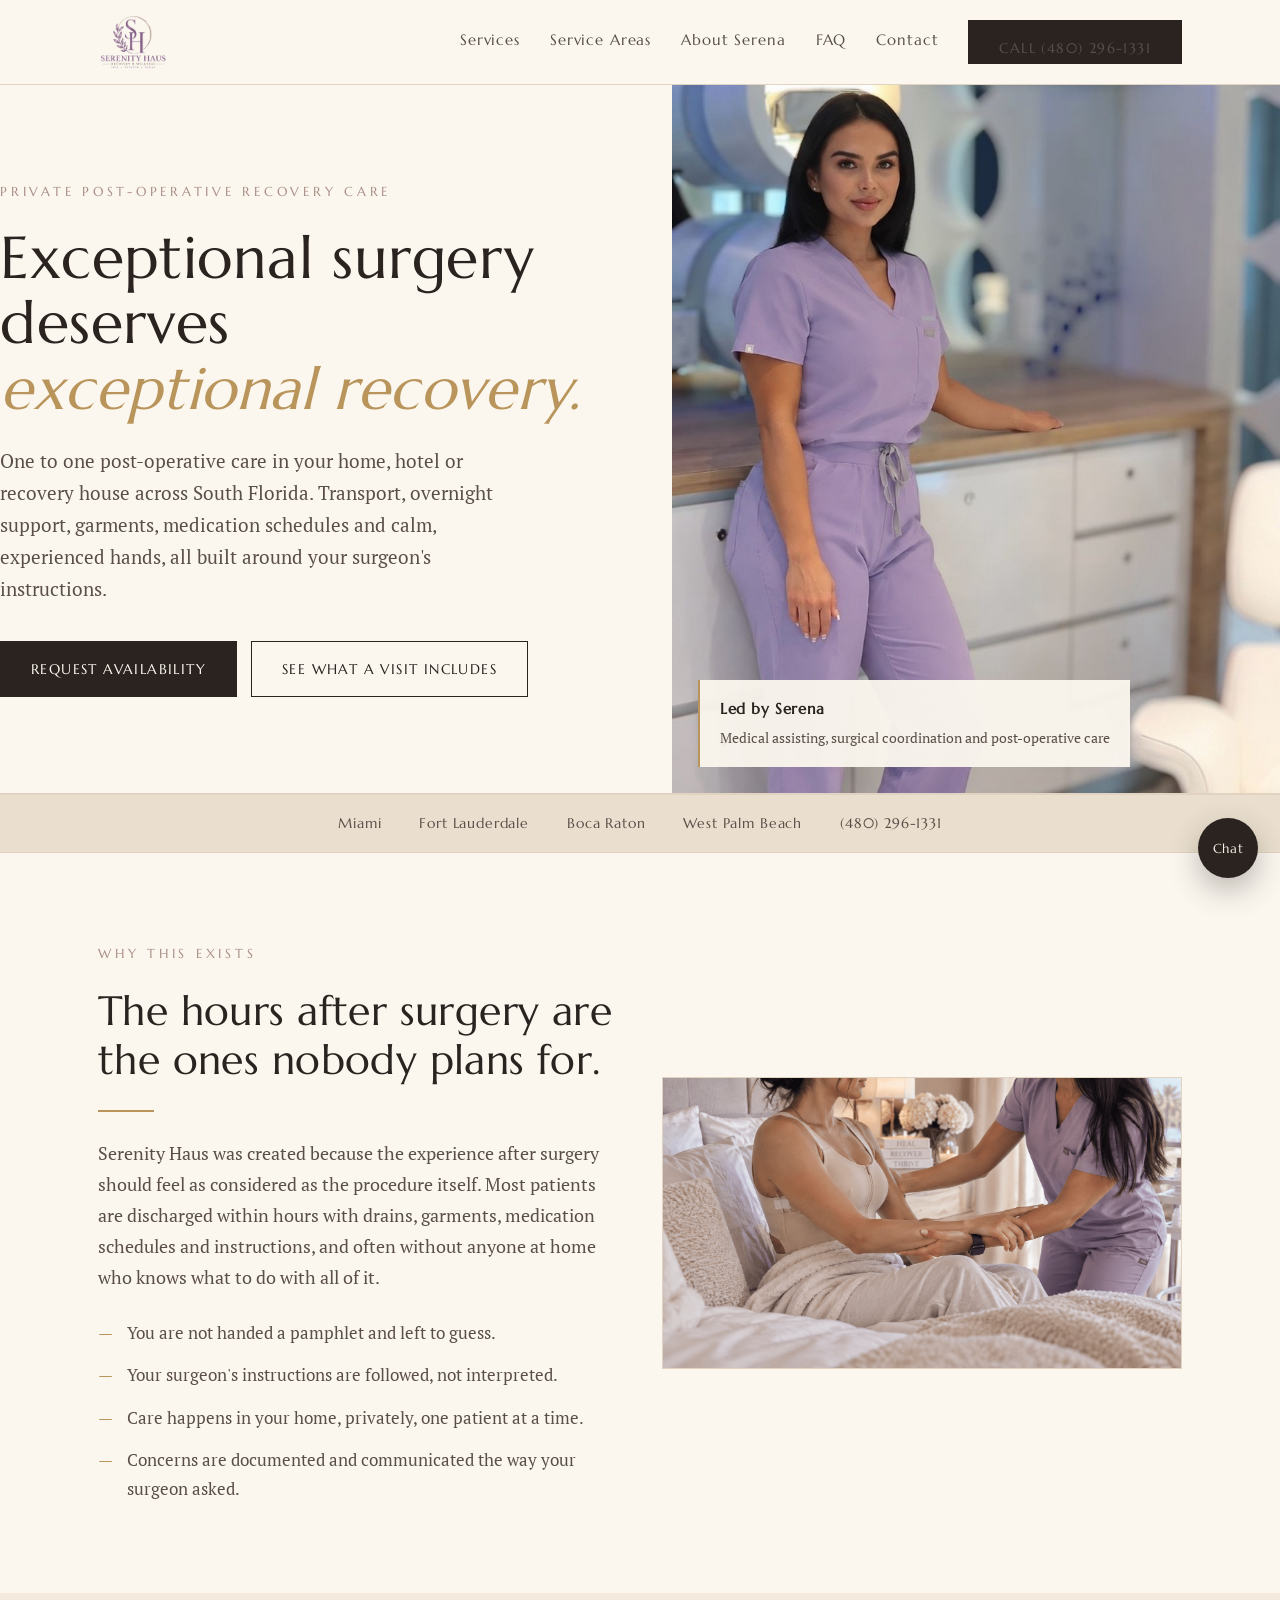
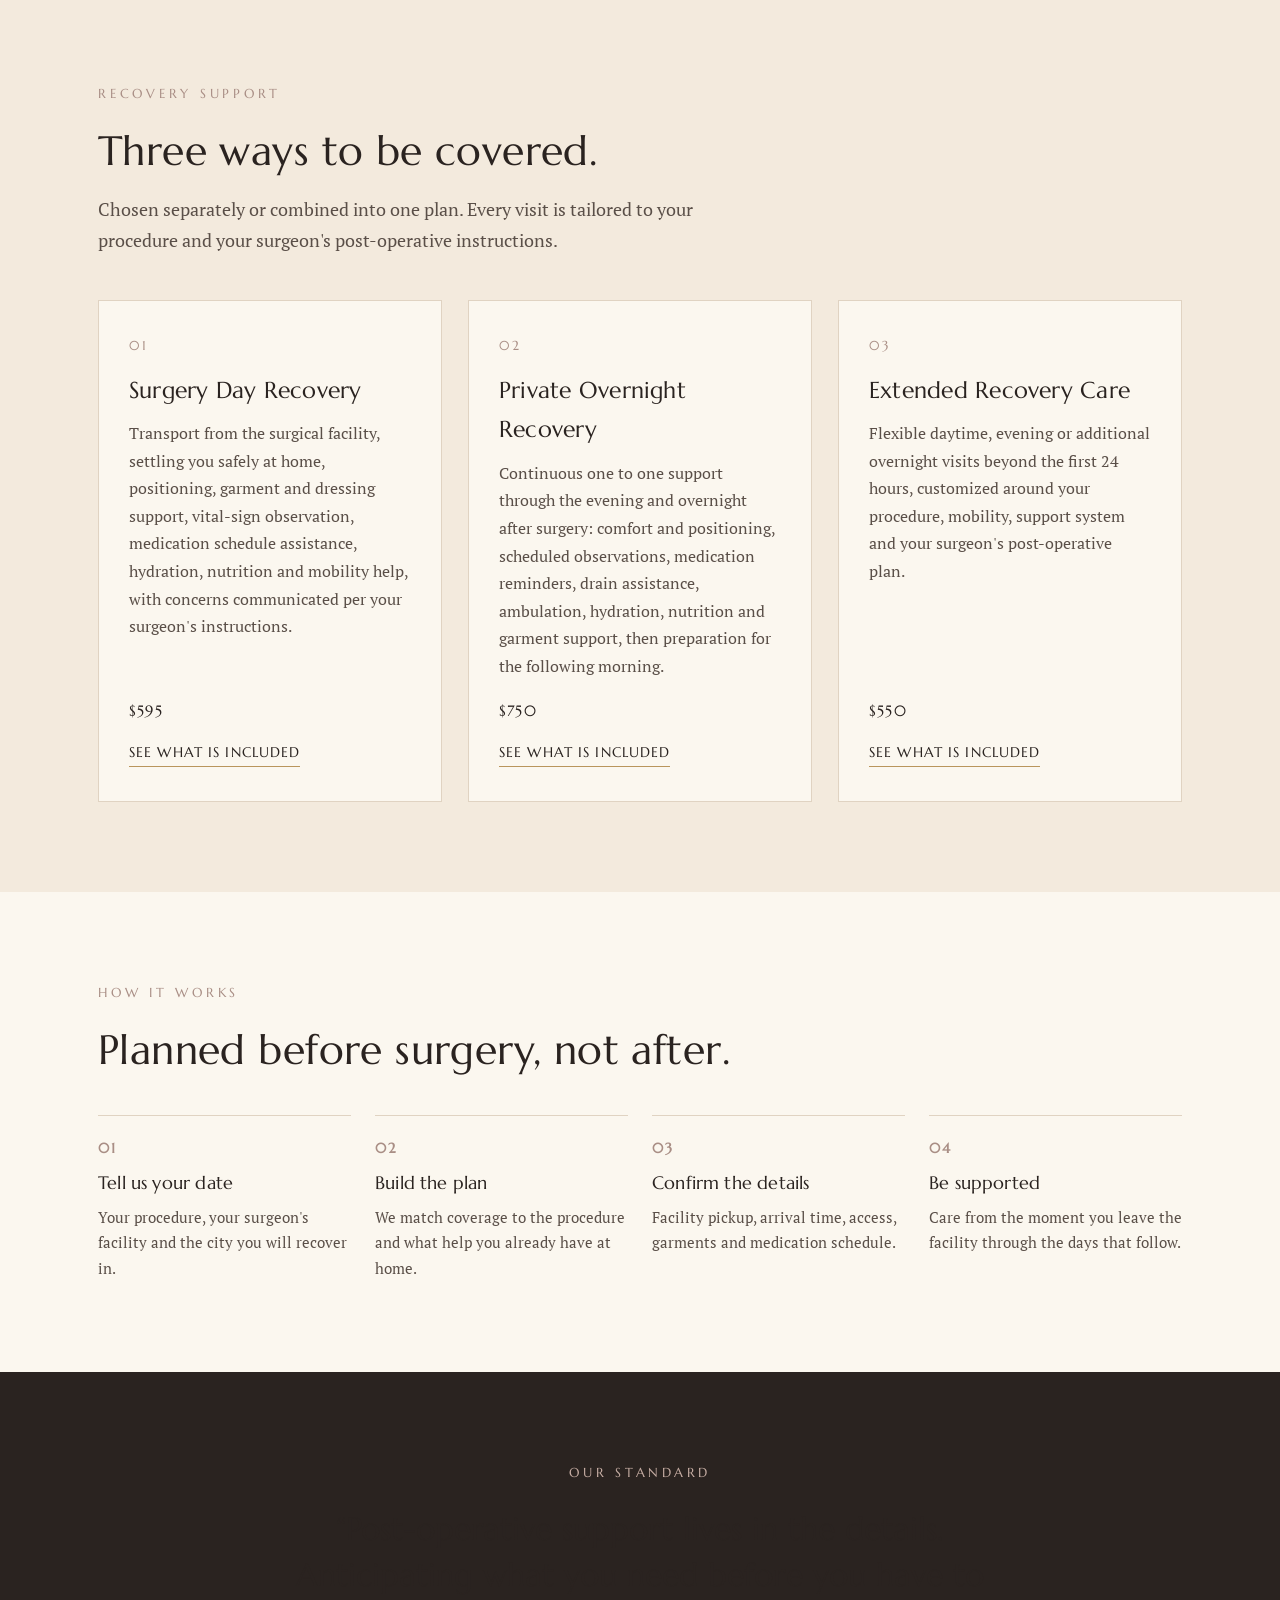
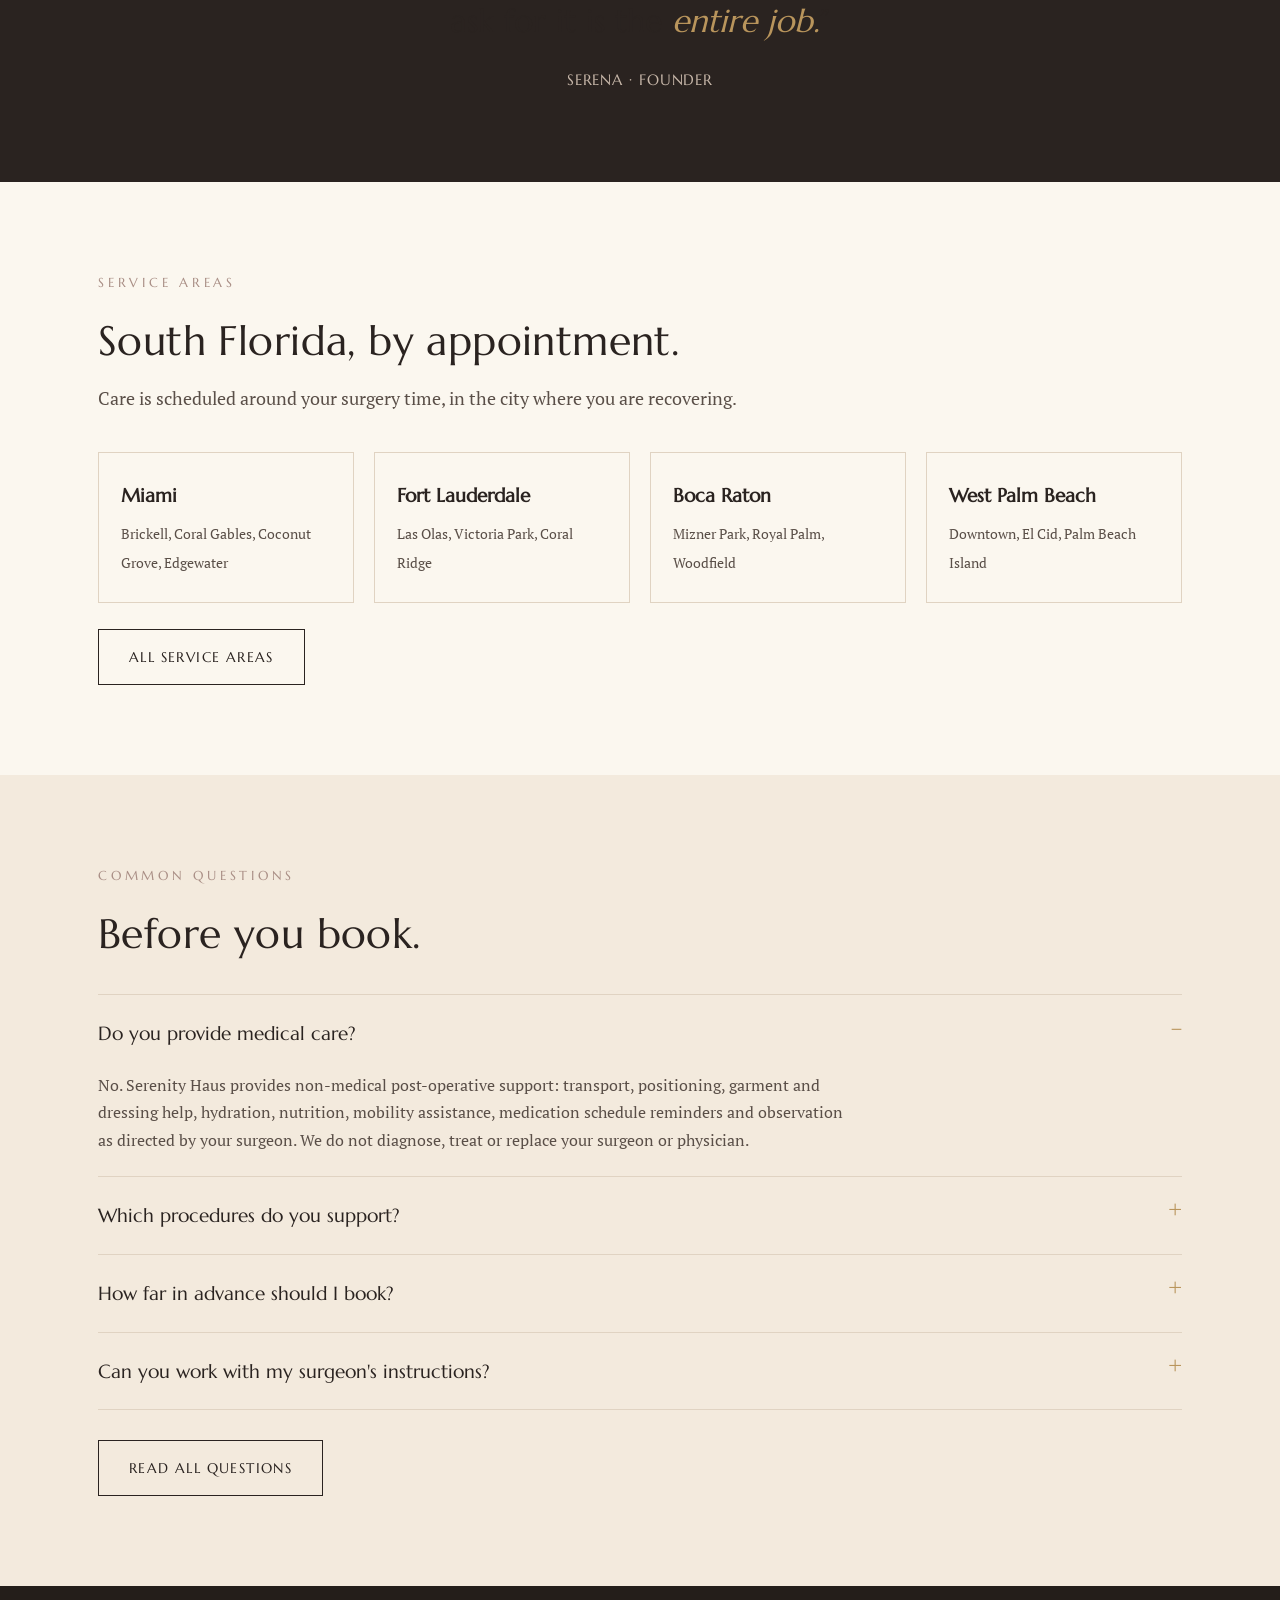
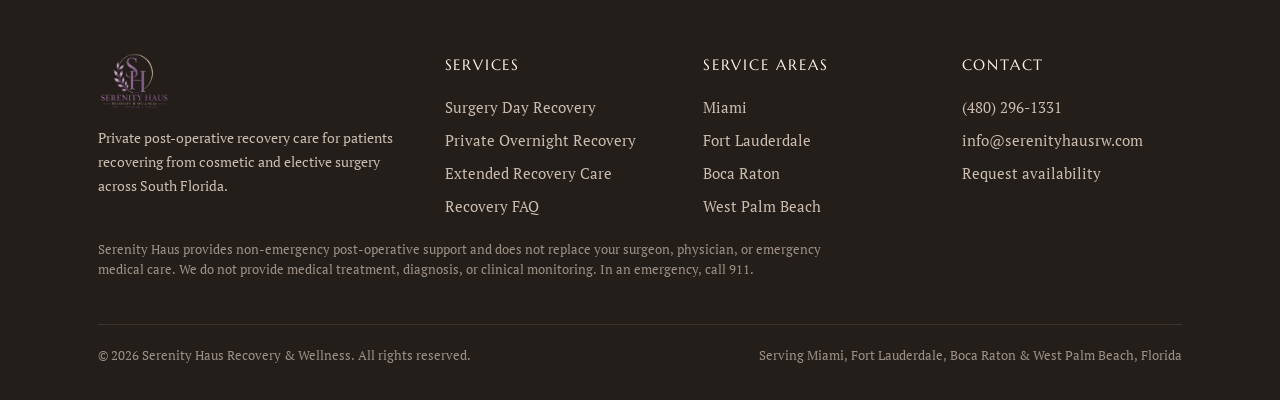
<file: index.html>
<!DOCTYPE html>
<html lang="en"><head>
<meta charset="utf-8"><meta name="viewport" content="width=device-width,initial-scale=1">
<title>Post-Operative Recovery Care in South Florida | Serenity Haus Recovery</title>
<meta name="description" content="Private one to one post-operative recovery care in Miami, Fort Lauderdale, Boca Raton and West Palm Beach. Surgery day transport, overnight support and extended care from $550.">
<link rel="canonical" href="https://serenityhausrecovery.com/">
<meta property="og:title" content="Post-Operative Recovery Care in South Florida | Serenity Haus Recovery">
<meta property="og:description" content="Private one to one post-operative recovery care in Miami, Fort Lauderdale, Boca Raton and West Palm Beach. Surgery day transport, overnight support and extended care from $550.">
<meta property="og:type" content="website">
<meta property="og:url" content="https://serenityhausrecovery.com/">
<meta property="og:image" content="https://serenityhausrecovery.com/media/ChatGPT_Image_Sep_7__2026__01_52_34_PM.png">
<meta name="twitter:card" content="summary_large_image">
<link rel="preconnect" href="https://fonts.googleapis.com"><link rel="preconnect" href="https://fonts.gstatic.com" crossorigin>
<link href="https://fonts.googleapis.com/css2?family=Marcellus&family=PT+Serif:ital,wght@0,400;0,700;1,400&display=swap" rel="stylesheet">
<link rel="stylesheet" href="styles.css">
<link rel="icon" href="media/SHRW_NEW_LOGO.png">
<script type="application/ld+json">{"@context": "https://schema.org", "@type": "HomeHealthCareService", "name": "Serenity Haus Recovery & Wellness", "url": "https://serenityhausrecovery.com", "telephone": "+1-480-296-1331", "email": "info@serenityhausrw.com", "image": "https://serenityhausrecovery.com/media/Facetune_18-09-2026-20-20-34_2.jpeg", "description": "Private post-operative recovery care in Miami, Fort Lauderdale, Boca Raton and West Palm Beach, Florida.", "areaServed": [{"@type": "City", "name": "Miami"}, {"@type": "City", "name": "Fort Lauderdale"}, {"@type": "City", "name": "Boca Raton"}, {"@type": "City", "name": "West Palm Beach"}], "address": {"@type": "PostalAddress", "addressRegion": "FL", "addressCountry": "US"}, "priceRange": "$550-$750", "founder": {"@type": "Person", "name": "Serena"}, "knowsAbout": ["post-operative care", "cosmetic surgery recovery", "overnight recovery support"], "availableChannel": {"@type": "ServiceChannel", "servicePhone": {"@type": "ContactPoint", "telephone": "+1-480-296-1331", "contactType": "admissions"}}}</script>

</head><body><header><div class="wrap"><nav>
<a class="logo" href="index.html"><img src="media/SHRW_NEW_LOGO.png" alt="Serenity Haus Recovery and Wellness"></a>
<div class="links">
<a href="services.html">Services</a>
<a href="locations.html">Service Areas</a>
<a href="about.html">About Serena</a>
<a href="faq.html">FAQ</a>
<a href="contact.html">Contact</a>
<a class="btn" href="tel:+14802961331">Call (480) 296-1331</a>
</div>
<div class="mobile"><a href="tel:+14802961331" style="text-decoration:none">Call (480) 296-1331</a></div>
</nav></div></header>
<div class="hero">
  <div class="wrap" style="display:contents">
  <div class="hero-copy">
    <div class="eyebrow">Private post-operative recovery care</div>
    <h1>Exceptional surgery deserves<br><em>exceptional recovery.</em></h1>
    <p class="sub">One to one post-operative care in your home, hotel or recovery house across South Florida. Transport, overnight support, garments, medication schedules and calm, experienced hands, all built around your surgeon's instructions.</p>
    <div class="hero-actions"><a class="btn" href="contact.html">Request availability</a><a class="btn ghost" href="services.html">See what a visit includes</a></div>
  </div>
  <div class="hero-img"><img src="media/Facetune_18-09-2026-20-20-34_2.jpeg" alt="Serena, founder of Serenity Haus Recovery, in a cream robe" fetchpriority="high">
    <div class="hero-badge"><b>Led by Serena</b><span>Medical assisting, surgical coordination and post-operative care</span></div>
  </div>
  </div>
</div>

<div class="infobar"><div class="wrap">
<span>Miami</span><span>Fort Lauderdale</span><span>Boca Raton</span><span>West Palm Beach</span>
<span><a href="tel:+14802961331">(480) 296-1331</a></span></div></div>

<section>
  <div class="wrap grid2">
    <div>
      <div class="eyebrow">Why this exists</div>
      <h2>The hours after surgery are the ones nobody plans for.</h2>
      <div class="rule"></div>
      <p class="lede">Serenity Haus was created because the experience after surgery should feel as considered as the procedure itself. Most patients are discharged within hours with drains, garments, medication schedules and instructions, and often without anyone at home who knows what to do with all of it.</p>
      <div class="list">
        <div>You are not handed a pamphlet and left to guess.</div>
        <div>Your surgeon's instructions are followed, not interpreted.</div>
        <div>Care happens in your home, privately, one patient at a time.</div>
        <div>Concerns are documented and communicated the way your surgeon asked.</div>
      </div>
    </div>
    <div><img src="media/ChatGPT_Image_Sep_7__2026__01_52_34_PM.png" alt="Neutral tray with folded towels and recovery essentials" style="border:1px solid var(--line)"></div>
  </div>
</section>

<section class="sand">
  <div class="wrap">
    <div class="eyebrow">Recovery support</div>
    <h2>Three ways to be covered.</h2>
    <p class="lede">Chosen separately or combined into one plan. Every visit is tailored to your procedure and your surgeon's post-operative instructions.</p>
    <div class="grid3">
<div class="card"><div class="num">01</div><h3>Surgery Day Recovery</h3>
<p>Transport from the surgical facility, settling you safely at home, positioning, garment and dressing support, vital-sign observation, medication schedule assistance, hydration, nutrition and mobility help, with concerns communicated per your surgeon's instructions.</p>
<div class="price">$595</div><a class="more" href="services.html#surgery-day">See what is included</a></div>
<div class="card"><div class="num">02</div><h3>Private Overnight Recovery</h3>
<p>Continuous one to one support through the evening and overnight after surgery: comfort and positioning, scheduled observations, medication reminders, drain assistance, ambulation, hydration, nutrition and garment support, then preparation for the following morning.</p>
<div class="price">$750</div><a class="more" href="services.html#overnight">See what is included</a></div>
<div class="card"><div class="num">03</div><h3>Extended Recovery Care</h3>
<p>Flexible daytime, evening or additional overnight visits beyond the first 24 hours, customized around your procedure, mobility, support system and your surgeon's post-operative plan.</p>
<div class="price">$550</div><a class="more" href="services.html#extended">See what is included</a></div>
</div>
  </div>
</section>

<section>
  <div class="wrap">
    <div class="eyebrow">How it works</div>
    <h2>Planned before surgery, not after.</h2>
    <div class="steps">
      <div class="step"><b>01</b><h4>Tell us your date</h4><p>Your procedure, your surgeon's facility and the city you will recover in.</p></div>
      <div class="step"><b>02</b><h4>Build the plan</h4><p>We match coverage to the procedure and what help you already have at home.</p></div>
      <div class="step"><b>03</b><h4>Confirm the details</h4><p>Facility pickup, arrival time, access, garments and medication schedule.</p></div>
      <div class="step"><b>04</b><h4>Be supported</h4><p>Care from the moment you leave the facility through the days that follow.</p></div>
    </div>
  </div>
</section>

<section class="dark">
  <div class="wrap narrow" style="text-align:center">
    <div class="eyebrow">Our standard</div>
    <blockquote>&ldquo;Post-operative support lives in the details. Anticipating what you need before you have to ask for it is the <em>entire job.</em>&rdquo;</blockquote>
    <p style="margin-top:22px;color:#C6B6A8;font-size:15px;letter-spacing:.06em;font-family:'Marcellus',serif">SERENA &middot; FOUNDER</p>
  </div>
</section>

<section>
  <div class="wrap">
    <div class="eyebrow">Service areas</div>
    <h2>South Florida, by appointment.</h2>
    <p class="lede">Care is scheduled around your surgery time, in the city where you are recovering.</p>
    <div class="cities"><a class="city" href="post-op-recovery-miami.html"><b>Miami</b><span>Brickell, Coral Gables, Coconut Grove, Edgewater</span></a><a class="city" href="post-op-recovery-fort-lauderdale.html"><b>Fort Lauderdale</b><span>Las Olas, Victoria Park, Coral Ridge</span></a><a class="city" href="post-op-recovery-boca-raton.html"><b>Boca Raton</b><span>Mizner Park, Royal Palm, Woodfield</span></a><a class="city" href="post-op-recovery-west-palm-beach.html"><b>West Palm Beach</b><span>Downtown, El Cid, Palm Beach Island</span></a></div>
    <p style="margin-top:26px"><a href="locations.html" class="btn ghost">All service areas</a></p>
  </div>
</section>

<section class="sand">
  <div class="wrap">
    <div class="eyebrow">Common questions</div>
    <h2>Before you book.</h2>
    <div class="faq">
      <details open><summary>Do you provide medical care?</summary>
        <p>No. Serenity Haus provides non-medical post-operative support: transport, positioning, garment and dressing help, hydration, nutrition, mobility assistance, medication schedule reminders and observation as directed by your surgeon. We do not diagnose, treat or replace your surgeon or physician.</p></details>
      <details><summary>Which procedures do you support?</summary>
        <p>Most commonly cosmetic and elective surgery recovery, including body contouring, breast surgery, facial procedures and combined surgeries. If you are unsure whether your procedure fits, ask us before booking.</p></details>
      <details><summary>How far in advance should I book?</summary>
        <p>As soon as your surgery date is confirmed. Dates are limited because care is one to one, and the same person is not scheduled for two patients at once.</p></details>
      <details><summary>Can you work with my surgeon's instructions?</summary>
        <p>Yes. We ask for your post-operative instructions in advance and follow them, including drain care guidance, garment schedules, medication timing and mobility limits.</p></details>
    </div>
    <p style="margin-top:30px"><a class="btn ghost" href="faq.html">Read all questions</a></p>
  </div>
</section>
<footer><div class="wrap">
<div class="fgrid">
<div><img src="media/SHRW_NEW_LOGO.png" alt="Serenity Haus Recovery" style="height:58px;margin-bottom:16px">
<p style="max-width:320px;font-size:14px;line-height:1.7">Private post-operative recovery care for patients recovering from cosmetic and elective surgery across South Florida.</p>
</div>
<div><h4>Services</h4><a href="services.html#surgery-day">Surgery Day Recovery</a><a href="services.html#overnight">Private Overnight Recovery</a><a href="services.html#extended">Extended Recovery Care</a><a href="faq.html">Recovery FAQ</a></div>
<div><h4>Service Areas</h4><a href="post-op-recovery-miami.html">Miami</a><a href="post-op-recovery-fort-lauderdale.html">Fort Lauderdale</a><a href="post-op-recovery-boca-raton.html">Boca Raton</a><a href="post-op-recovery-west-palm-beach.html">West Palm Beach</a></div>
<div><h4>Contact</h4><a href="tel:+14802961331">(480) 296-1331</a><a href="mailto:info@serenityhausrw.com">info@serenityhausrw.com</a><a href="contact.html">Request availability</a></div>
</div>
<div class="disclaim">Serenity Haus provides non-emergency post-operative support and does not replace your surgeon, physician, or emergency medical care. We do not provide medical treatment, diagnosis, or clinical monitoring. In an emergency, call 911.</div>
<div class="fbot"><span>&copy; 2026 Serenity Haus Recovery &amp; Wellness. All rights reserved.</span><span>Serving Miami, Fort Lauderdale, Boca Raton &amp; West Palm Beach, Florida</span></div>
</div></footer><button id="shw-bubble" aria-label="Open the Serenity Haus assistant">Chat</button>
<div id="shw" class="assistant" role="dialog" aria-label="Serenity Haus assistant">
  <div class="hd"><div class="av">SH</div><div><b>Serenity Haus</b><span>Recovery planning &middot; replies fast</span></div>
  <button data-close aria-label="Close">&times;</button></div>
  <div class="bd"><div class="msg" id="shw-msg"></div><div class="opts" id="shw-opts"></div></div>
  <div class="foot">Non-emergency questions only. Text or call <a href="tel:+14802961331">(480) 296-1331</a>.</div>
</div>
<script>window.SHW_CFG = {"steps": {"start": {"msg": "Hi, this is the Serenity Haus assistant. Are you planning recovery for yourself, or helping someone else?", "opts": [{"t": "For myself", "step": "when"}, {"t": "For a patient or client", "step": "when"}, {"t": "I have surgery scheduled", "step": "when"}, {"t": "Just researching", "step": "info"}]}, "when": {"msg": "When is your procedure?", "opts": [{"t": "This week", "step": "city"}, {"t": "In the next 2 to 4 weeks", "step": "city"}, {"t": "More than a month out", "step": "city"}, {"t": "Not scheduled yet", "step": "info"}]}, "city": {"msg": "Which city will you be recovering in?", "opts": [{"t": "Miami", "href": "post-op-recovery-miami.html"}, {"t": "Fort Lauderdale", "href": "post-op-recovery-fort-lauderdale.html"}, {"t": "Boca Raton", "href": "post-op-recovery-boca-raton.html"}, {"t": "West Palm Beach", "href": "post-op-recovery-west-palm-beach.html"}]}, "info": {"msg": "Our care is private and one to one, built around your surgeon's instructions. Surgery day coverage starts at $595, overnight care at $750.", "opts": [{"t": "See what each visit includes", "href": "services.html"}, {"t": "Text a question", "href": "sms:+14802961331"}, {"t": "Check availability", "href": "contact.html"}]}}};</script>
<script src="assistant.js"></script>
</body></html>
</file>
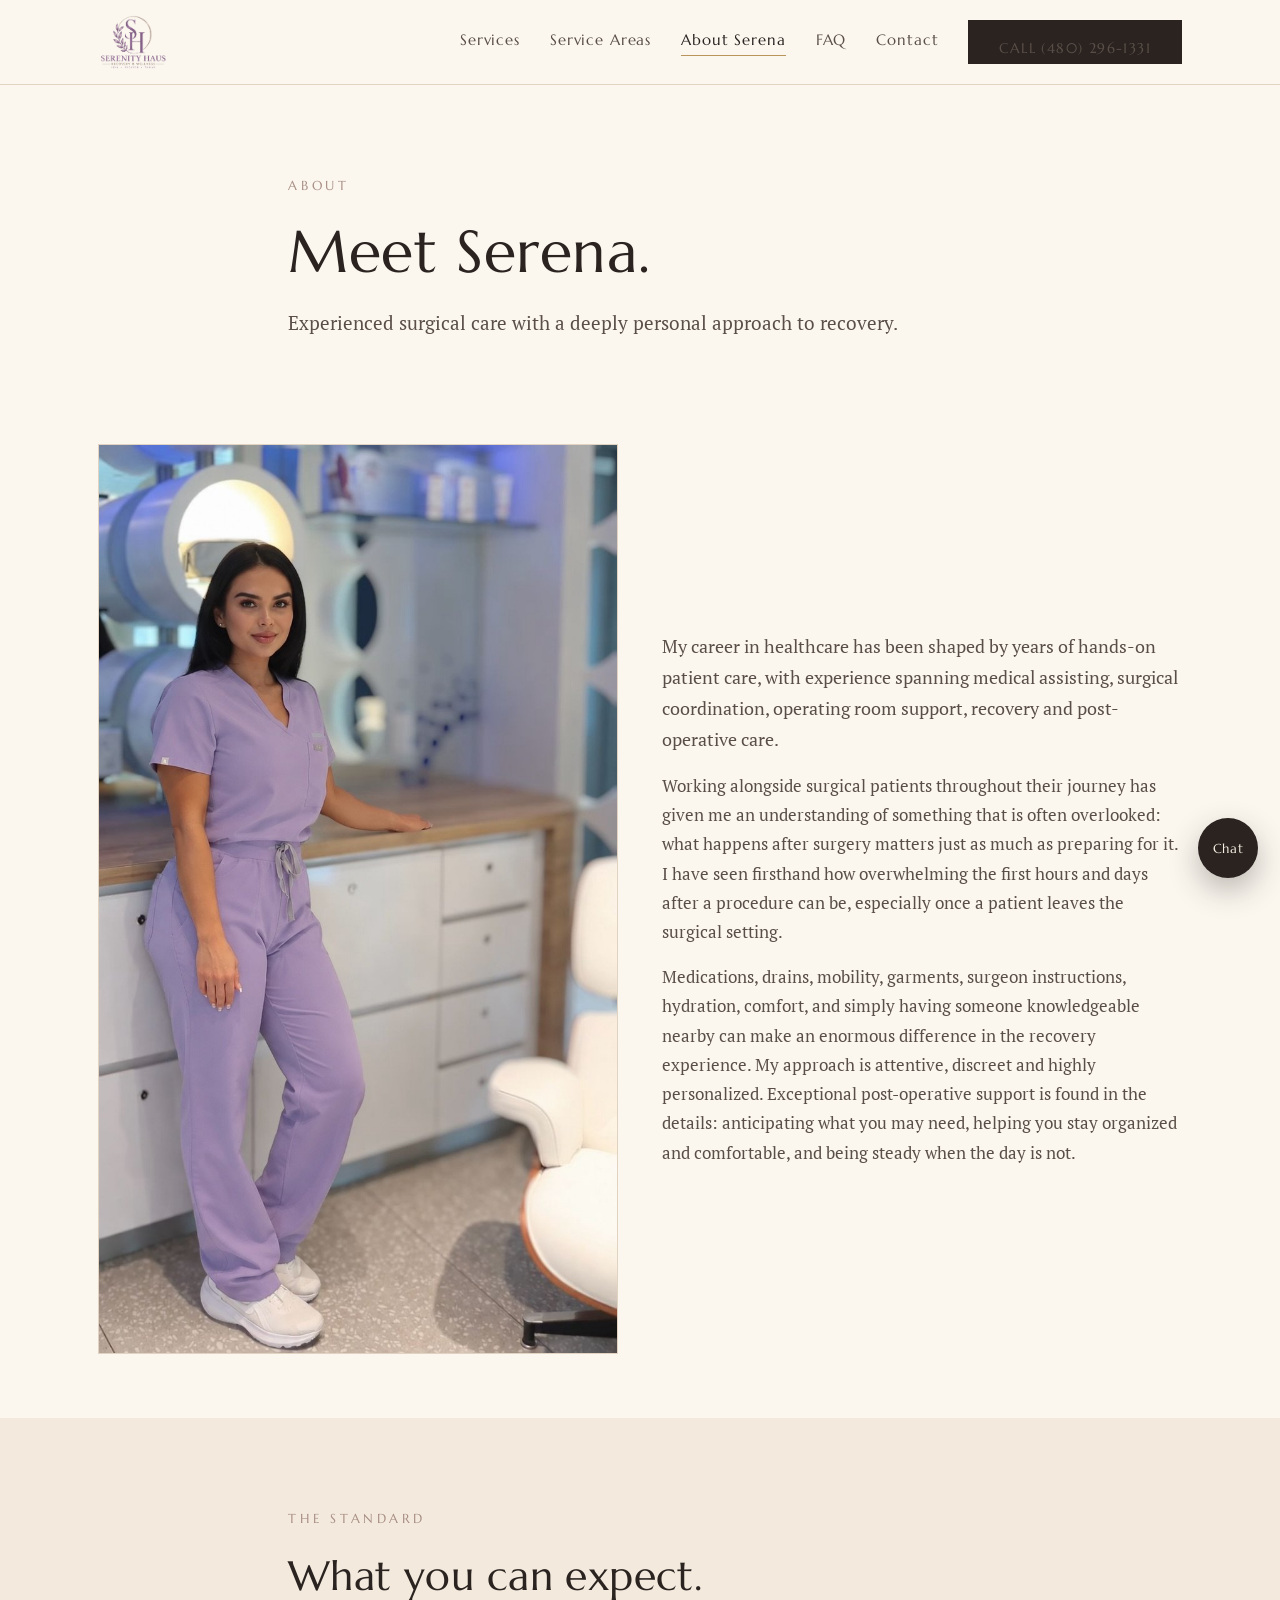
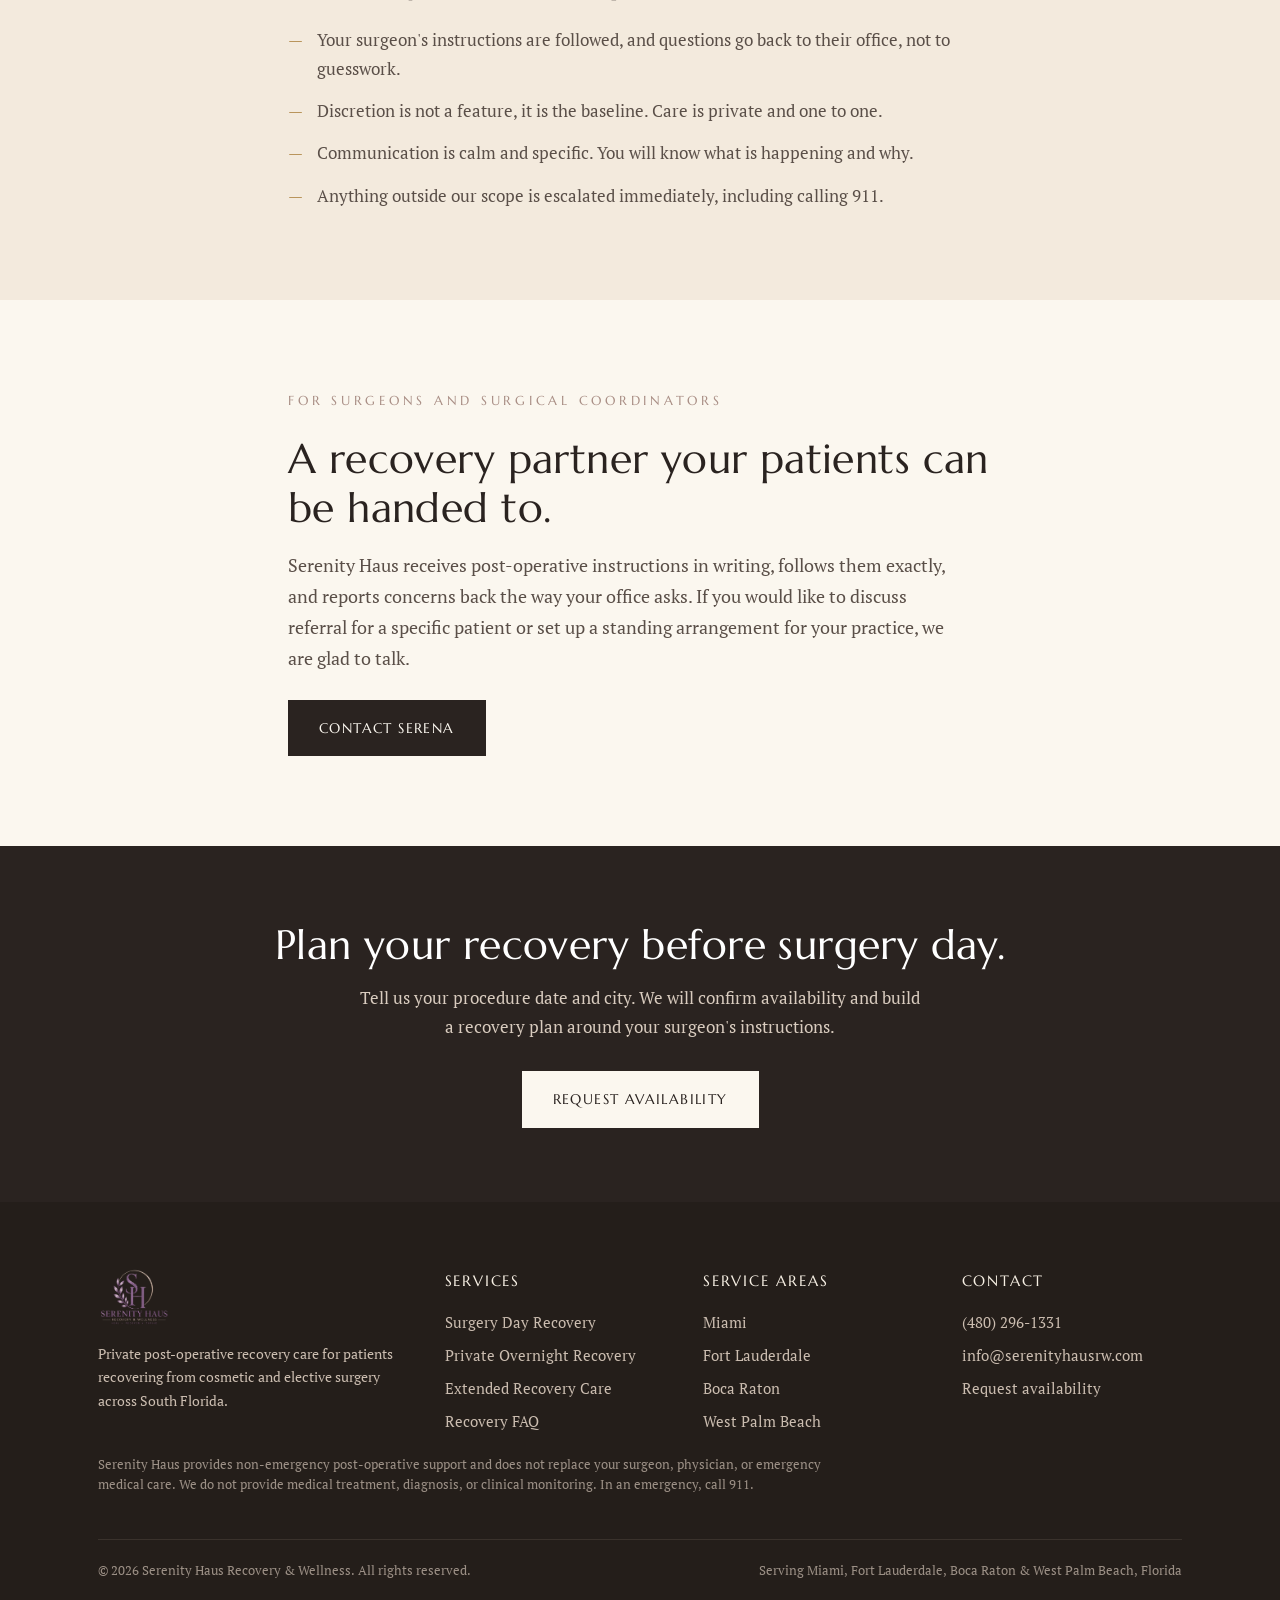
<file: about.html>
<!DOCTYPE html>
<html lang="en"><head>
<meta charset="utf-8"><meta name="viewport" content="width=device-width,initial-scale=1">
<title>About Serena | Serenity Haus Recovery & Wellness</title>
<meta name="description" content="Serena founded Serenity Haus Recovery after years in medical assisting, surgical coordination, operating room support and post-operative care in South Florida.">
<link rel="canonical" href="https://serenityhausrecovery.com/about">
<meta property="og:title" content="About Serena | Serenity Haus Recovery & Wellness">
<meta property="og:description" content="Serena founded Serenity Haus Recovery after years in medical assisting, surgical coordination, operating room support and post-operative care in South Florida.">
<meta property="og:type" content="website">
<meta property="og:url" content="https://serenityhausrecovery.com/about">
<meta property="og:image" content="https://serenityhausrecovery.com/media/ChatGPT_Image_Sep_7__2026__01_52_34_PM.png">
<meta name="twitter:card" content="summary_large_image">
<link rel="preconnect" href="https://fonts.googleapis.com"><link rel="preconnect" href="https://fonts.gstatic.com" crossorigin>
<link href="https://fonts.googleapis.com/css2?family=Marcellus&family=PT+Serif:ital,wght@0,400;0,700;1,400&display=swap" rel="stylesheet">
<link rel="stylesheet" href="styles.css">
<link rel="icon" href="media/SHRW_NEW_LOGO.png">
<script type="application/ld+json">{"@context": "https://schema.org", "@type": "HomeHealthCareService", "name": "Serenity Haus Recovery & Wellness", "url": "https://serenityhausrecovery.com", "telephone": "+1-480-296-1331", "email": "info@serenityhausrw.com", "image": "https://serenityhausrecovery.com/media/Facetune_18-09-2026-20-20-34_2.jpeg", "description": "Private post-operative recovery care in Miami, Fort Lauderdale, Boca Raton and West Palm Beach, Florida.", "areaServed": [{"@type": "City", "name": "Miami"}, {"@type": "City", "name": "Fort Lauderdale"}, {"@type": "City", "name": "Boca Raton"}, {"@type": "City", "name": "West Palm Beach"}], "address": {"@type": "PostalAddress", "addressRegion": "FL", "addressCountry": "US"}, "priceRange": "$550-$750", "founder": {"@type": "Person", "name": "Serena"}, "knowsAbout": ["post-operative care", "cosmetic surgery recovery", "overnight recovery support"], "availableChannel": {"@type": "ServiceChannel", "servicePhone": {"@type": "ContactPoint", "telephone": "+1-480-296-1331", "contactType": "admissions"}}}</script>

</head><body><header><div class="wrap"><nav>
<a class="logo" href="index.html"><img src="media/SHRW_NEW_LOGO.png" alt="Serenity Haus Recovery and Wellness"></a>
<div class="links">
<a href="services.html">Services</a>
<a href="locations.html">Service Areas</a>
<a href="about.html" class="on">About Serena</a>
<a href="faq.html">FAQ</a>
<a href="contact.html">Contact</a>
<a class="btn" href="tel:+14802961331">Call (480) 296-1331</a>
</div>
<div class="mobile"><a href="tel:+14802961331" style="text-decoration:none">Call (480) 296-1331</a></div>
</nav></div></header>
<section style="padding-bottom:40px"><div class="wrap narrow">
  <div class="eyebrow">About</div>
  <h1>Meet Serena.</h1>
  <p class="sub" style="max-width:700px">Experienced surgical care with a deeply personal approach to recovery.</p>
</div></section>

<section class="tight"><div class="wrap grid2">
  <div><img src="media/Facetune_18-09-2026-20-20-34_2.jpeg" alt="Serena, founder of Serenity Haus Recovery" style="border:1px solid var(--line)"></div>
  <div>
    <p class="lede">My career in healthcare has been shaped by years of hands-on patient care, with experience spanning medical assisting, surgical coordination, operating room support, recovery and post-operative care.</p>
    <p style="margin-top:16px;color:var(--ink2)">Working alongside surgical patients throughout their journey has given me an understanding of something that is often overlooked: what happens after surgery matters just as much as preparing for it. I have seen firsthand how overwhelming the first hours and days after a procedure can be, especially once a patient leaves the surgical setting.</p>
    <p style="margin-top:16px;color:var(--ink2)">Medications, drains, mobility, garments, surgeon instructions, hydration, comfort, and simply having someone knowledgeable nearby can make an enormous difference in the recovery experience. My approach is attentive, discreet and highly personalized. Exceptional post-operative support is found in the details: anticipating what you may need, helping you stay organized and comfortable, and being steady when the day is not.</p>
  </div>
</div></section>

<section class="sand"><div class="wrap narrow">
  <div class="eyebrow">The standard</div>
  <h2>What you can expect.</h2>
  <div class="list">
    <div>Your surgeon's instructions are followed, and questions go back to their office, not to guesswork.</div>
    <div>Discretion is not a feature, it is the baseline. Care is private and one to one.</div>
    <div>Communication is calm and specific. You will know what is happening and why.</div>
    <div>Anything outside our scope is escalated immediately, including calling 911.</div>
  </div>
</div></section>

<section><div class="wrap narrow">
  <div class="eyebrow">For surgeons and surgical coordinators</div>
  <h2>A recovery partner your patients can be handed to.</h2>
  <p class="lede">Serenity Haus receives post-operative instructions in writing, follows them exactly, and reports concerns back the way your office asks. If you would like to discuss referral for a specific patient or set up a standing arrangement for your practice, we are glad to talk.</p>
  <p style="margin-top:26px"><a class="btn" href="contact.html">Contact Serena</a></p>
</div></section>
<div class="cta-band"><div class="wrap"><h2>Plan your recovery before surgery day.</h2><p>Tell us your procedure date and city. We will confirm availability and build a recovery plan around your surgeon's instructions.</p>
<a class="btn" href="contact.html">Request availability</a></div></div>
<footer><div class="wrap">
<div class="fgrid">
<div><img src="media/SHRW_NEW_LOGO.png" alt="Serenity Haus Recovery" style="height:58px;margin-bottom:16px">
<p style="max-width:320px;font-size:14px;line-height:1.7">Private post-operative recovery care for patients recovering from cosmetic and elective surgery across South Florida.</p>
</div>
<div><h4>Services</h4><a href="services.html#surgery-day">Surgery Day Recovery</a><a href="services.html#overnight">Private Overnight Recovery</a><a href="services.html#extended">Extended Recovery Care</a><a href="faq.html">Recovery FAQ</a></div>
<div><h4>Service Areas</h4><a href="post-op-recovery-miami.html">Miami</a><a href="post-op-recovery-fort-lauderdale.html">Fort Lauderdale</a><a href="post-op-recovery-boca-raton.html">Boca Raton</a><a href="post-op-recovery-west-palm-beach.html">West Palm Beach</a></div>
<div><h4>Contact</h4><a href="tel:+14802961331">(480) 296-1331</a><a href="mailto:info@serenityhausrw.com">info@serenityhausrw.com</a><a href="contact.html">Request availability</a></div>
</div>
<div class="disclaim">Serenity Haus provides non-emergency post-operative support and does not replace your surgeon, physician, or emergency medical care. We do not provide medical treatment, diagnosis, or clinical monitoring. In an emergency, call 911.</div>
<div class="fbot"><span>&copy; 2026 Serenity Haus Recovery &amp; Wellness. All rights reserved.</span><span>Serving Miami, Fort Lauderdale, Boca Raton &amp; West Palm Beach, Florida</span></div>
</div></footer><button id="shw-bubble" aria-label="Open the Serenity Haus assistant">Chat</button>
<div id="shw" class="assistant" role="dialog" aria-label="Serenity Haus assistant">
  <div class="hd"><div class="av">SH</div><div><b>Serenity Haus</b><span>Recovery planning &middot; replies fast</span></div>
  <button data-close aria-label="Close">&times;</button></div>
  <div class="bd"><div class="msg" id="shw-msg"></div><div class="opts" id="shw-opts"></div></div>
  <div class="foot">Non-emergency questions only. Text or call <a href="tel:+14802961331">(480) 296-1331</a>.</div>
</div>
<script>window.SHW_CFG = {"steps": {"start": {"msg": "Hi, I am the Serenity Haus assistant. Serena leads every plan personally. What can I help with?", "opts": [{"t": "Her experience", "step": "e"}, {"t": "What a visit looks like", "href": "services.html"}, {"t": "Check my surgery date", "href": "contact.html"}]}, "e": {"msg": "Serena's background spans medical assisting, surgical coordination, operating room support and post-operative care, which is why the plans follow your surgeon's instructions closely.", "opts": [{"t": "Check my date", "href": "contact.html"}, {"t": "Text Serena", "href": "sms:+14802961331"}]}}};</script>
<script src="assistant.js"></script>
</body></html>
</file>
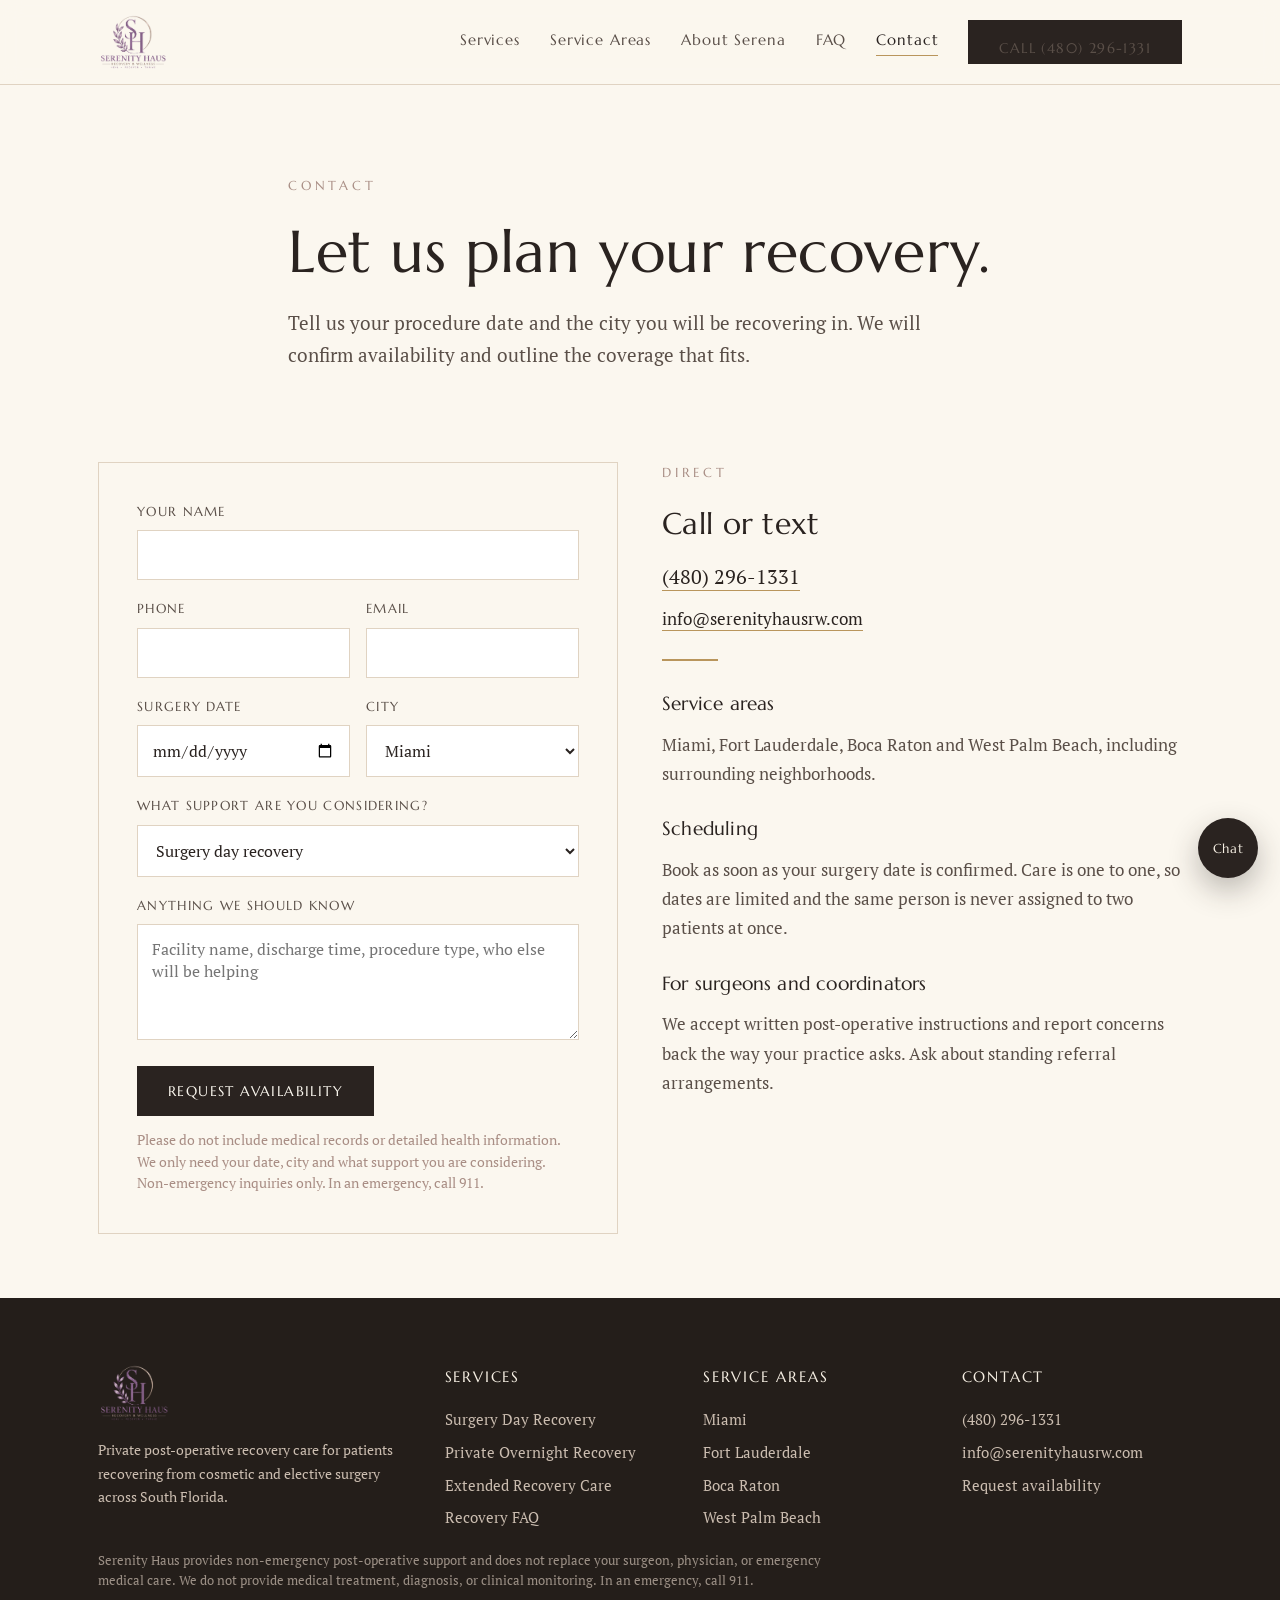
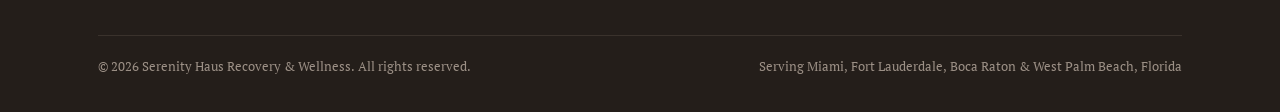
<file: contact.html>
<!DOCTYPE html>
<html lang="en"><head>
<meta charset="utf-8"><meta name="viewport" content="width=device-width,initial-scale=1">
<title>Contact | Request Post-Op Recovery Care | Serenity Haus</title>
<meta name="description" content="Request availability for private post-operative recovery care in South Florida. Call or text (480) 296-1331 or send your surgery date and city.">
<link rel="canonical" href="https://serenityhausrecovery.com/contact">
<meta property="og:title" content="Contact | Request Post-Op Recovery Care | Serenity Haus">
<meta property="og:description" content="Request availability for private post-operative recovery care in South Florida. Call or text (480) 296-1331 or send your surgery date and city.">
<meta property="og:type" content="website">
<meta property="og:url" content="https://serenityhausrecovery.com/contact">
<meta property="og:image" content="https://serenityhausrecovery.com/media/ChatGPT_Image_Sep_7__2026__01_52_34_PM.png">
<meta name="twitter:card" content="summary_large_image">
<link rel="preconnect" href="https://fonts.googleapis.com"><link rel="preconnect" href="https://fonts.gstatic.com" crossorigin>
<link href="https://fonts.googleapis.com/css2?family=Marcellus&family=PT+Serif:ital,wght@0,400;0,700;1,400&display=swap" rel="stylesheet">
<link rel="stylesheet" href="styles.css">
<link rel="icon" href="media/SHRW_NEW_LOGO.png">
<script type="application/ld+json">{"@context": "https://schema.org", "@type": "HomeHealthCareService", "name": "Serenity Haus Recovery & Wellness", "url": "https://serenityhausrecovery.com", "telephone": "+1-480-296-1331", "email": "info@serenityhausrw.com", "image": "https://serenityhausrecovery.com/media/Facetune_18-09-2026-20-20-34_2.jpeg", "description": "Private post-operative recovery care in Miami, Fort Lauderdale, Boca Raton and West Palm Beach, Florida.", "areaServed": [{"@type": "City", "name": "Miami"}, {"@type": "City", "name": "Fort Lauderdale"}, {"@type": "City", "name": "Boca Raton"}, {"@type": "City", "name": "West Palm Beach"}], "address": {"@type": "PostalAddress", "addressRegion": "FL", "addressCountry": "US"}, "priceRange": "$550-$750", "founder": {"@type": "Person", "name": "Serena"}, "knowsAbout": ["post-operative care", "cosmetic surgery recovery", "overnight recovery support"], "availableChannel": {"@type": "ServiceChannel", "servicePhone": {"@type": "ContactPoint", "telephone": "+1-480-296-1331", "contactType": "admissions"}}}</script>

</head><body><header><div class="wrap"><nav>
<a class="logo" href="index.html"><img src="media/SHRW_NEW_LOGO.png" alt="Serenity Haus Recovery and Wellness"></a>
<div class="links">
<a href="services.html">Services</a>
<a href="locations.html">Service Areas</a>
<a href="about.html">About Serena</a>
<a href="faq.html">FAQ</a>
<a href="contact.html" class="on">Contact</a>
<a class="btn" href="tel:+14802961331">Call (480) 296-1331</a>
</div>
<div class="mobile"><a href="tel:+14802961331" style="text-decoration:none">Call (480) 296-1331</a></div>
</nav></div></header>
<section style="padding-bottom:26px"><div class="wrap narrow">
  <div class="eyebrow">Contact</div>
  <h1>Let us plan your recovery.</h1>
  <p class="sub" style="max-width:700px">Tell us your procedure date and the city you will be recovering in. We will confirm availability and outline the coverage that fits.</p>
</div></section>

<section class="tight"><div class="wrap grid2" style="align-items:start">
  <form class="form" action="https://formsubmit.co/info@serenityhausrw.com" method="POST">
    <input type="hidden" name="_subject" value="New recovery inquiry from website">
    <input type="hidden" name="_next" value="https://serenityhausrecovery.com/thank-you.html">
    <div class="field"><label for="name">Your name</label><input id="name" name="name" required></div>
    <div class="two">
      <div class="field"><label for="phone">Phone</label><input id="phone" name="phone" type="tel" required></div>
      <div class="field"><label for="email">Email</label><input id="email" name="email" type="email" required></div>
    </div>
    <div class="two">
      <div class="field"><label for="date">Surgery date</label><input id="date" name="surgery_date" type="date"></div>
      <div class="field"><label for="city">City</label>
        <select id="city" name="city"><option>Miami</option><option>Fort Lauderdale</option><option>Boca Raton</option><option>West Palm Beach</option><option>Other / nearby</option></select></div>
    </div>
    <div class="field"><label for="service">What support are you considering?</label>
      <select id="service" name="service">
        <option>Surgery day recovery</option><option>Overnight recovery</option><option>Extended recovery care</option>
        <option>A full plan (all three)</option><option>Not sure yet</option>
      </select></div>
    <div class="field"><label for="notes">Anything we should know</label>
      <textarea id="notes" name="notes" rows="4" placeholder="Facility name, discharge time, procedure type, who else will be helping"></textarea></div>
    <button class="btn" type="submit">Request availability</button>
    <p class="note">Please do not include medical records or detailed health information. We only need your date, city and what support you are considering. Non-emergency inquiries only. In an emergency, call 911.</p>
  </form>
  <div>
    <div class="eyebrow">Direct</div>
    <h2 style="font-size:30px">Call or text</h2>
    <p style="font-size:20px"><a href="tel:+14802961331" style="text-decoration:none;border-bottom:1px solid var(--gold)">(480) 296-1331</a></p>
    <p style="margin-top:10px"><a href="mailto:info@serenityhausrw.com" style="text-decoration:none;border-bottom:1px solid var(--gold)">info@serenityhausrw.com</a></p>
    <div class="rule"></div>
    <h3 style="font-size:19px;margin-bottom:10px">Service areas</h3>
    <p style="color:var(--ink2)">Miami, Fort Lauderdale, Boca Raton and West Palm Beach, including surrounding neighborhoods.</p>
    <h3 style="font-size:19px;margin:24px 0 10px">Scheduling</h3>
    <p style="color:var(--ink2)">Book as soon as your surgery date is confirmed. Care is one to one, so dates are limited and the same person is never assigned to two patients at once.</p>
    <h3 style="font-size:19px;margin:24px 0 10px">For surgeons and coordinators</h3>
    <p style="color:var(--ink2)">We accept written post-operative instructions and report concerns back the way your practice asks. Ask about standing referral arrangements.</p>
  </div>
</div></section>
<footer><div class="wrap">
<div class="fgrid">
<div><img src="media/SHRW_NEW_LOGO.png" alt="Serenity Haus Recovery" style="height:58px;margin-bottom:16px">
<p style="max-width:320px;font-size:14px;line-height:1.7">Private post-operative recovery care for patients recovering from cosmetic and elective surgery across South Florida.</p>
</div>
<div><h4>Services</h4><a href="services.html#surgery-day">Surgery Day Recovery</a><a href="services.html#overnight">Private Overnight Recovery</a><a href="services.html#extended">Extended Recovery Care</a><a href="faq.html">Recovery FAQ</a></div>
<div><h4>Service Areas</h4><a href="post-op-recovery-miami.html">Miami</a><a href="post-op-recovery-fort-lauderdale.html">Fort Lauderdale</a><a href="post-op-recovery-boca-raton.html">Boca Raton</a><a href="post-op-recovery-west-palm-beach.html">West Palm Beach</a></div>
<div><h4>Contact</h4><a href="tel:+14802961331">(480) 296-1331</a><a href="mailto:info@serenityhausrw.com">info@serenityhausrw.com</a><a href="contact.html">Request availability</a></div>
</div>
<div class="disclaim">Serenity Haus provides non-emergency post-operative support and does not replace your surgeon, physician, or emergency medical care. We do not provide medical treatment, diagnosis, or clinical monitoring. In an emergency, call 911.</div>
<div class="fbot"><span>&copy; 2026 Serenity Haus Recovery &amp; Wellness. All rights reserved.</span><span>Serving Miami, Fort Lauderdale, Boca Raton &amp; West Palm Beach, Florida</span></div>
</div></footer><button id="shw-bubble" aria-label="Open the Serenity Haus assistant">Chat</button>
<div id="shw" class="assistant" role="dialog" aria-label="Serenity Haus assistant">
  <div class="hd"><div class="av">SH</div><div><b>Serenity Haus</b><span>Recovery planning &middot; replies fast</span></div>
  <button data-close aria-label="Close">&times;</button></div>
  <div class="bd"><div class="msg" id="shw-msg"></div><div class="opts" id="shw-opts"></div></div>
  <div class="foot">Non-emergency questions only. Text or call <a href="tel:+14802961331">(480) 296-1331</a>.</div>
</div>
<script>window.SHW_CFG = {"steps": {"start": {"msg": "Need a faster answer? I can point you to the right place.", "opts": [{"t": "Pricing and what is included", "href": "services.html"}, {"t": "My city", "href": "locations.html"}, {"t": "Text instead", "href": "sms:+14802961331"}]}}, "auto": false};</script>
<script src="assistant.js"></script>
</body></html>
</file>
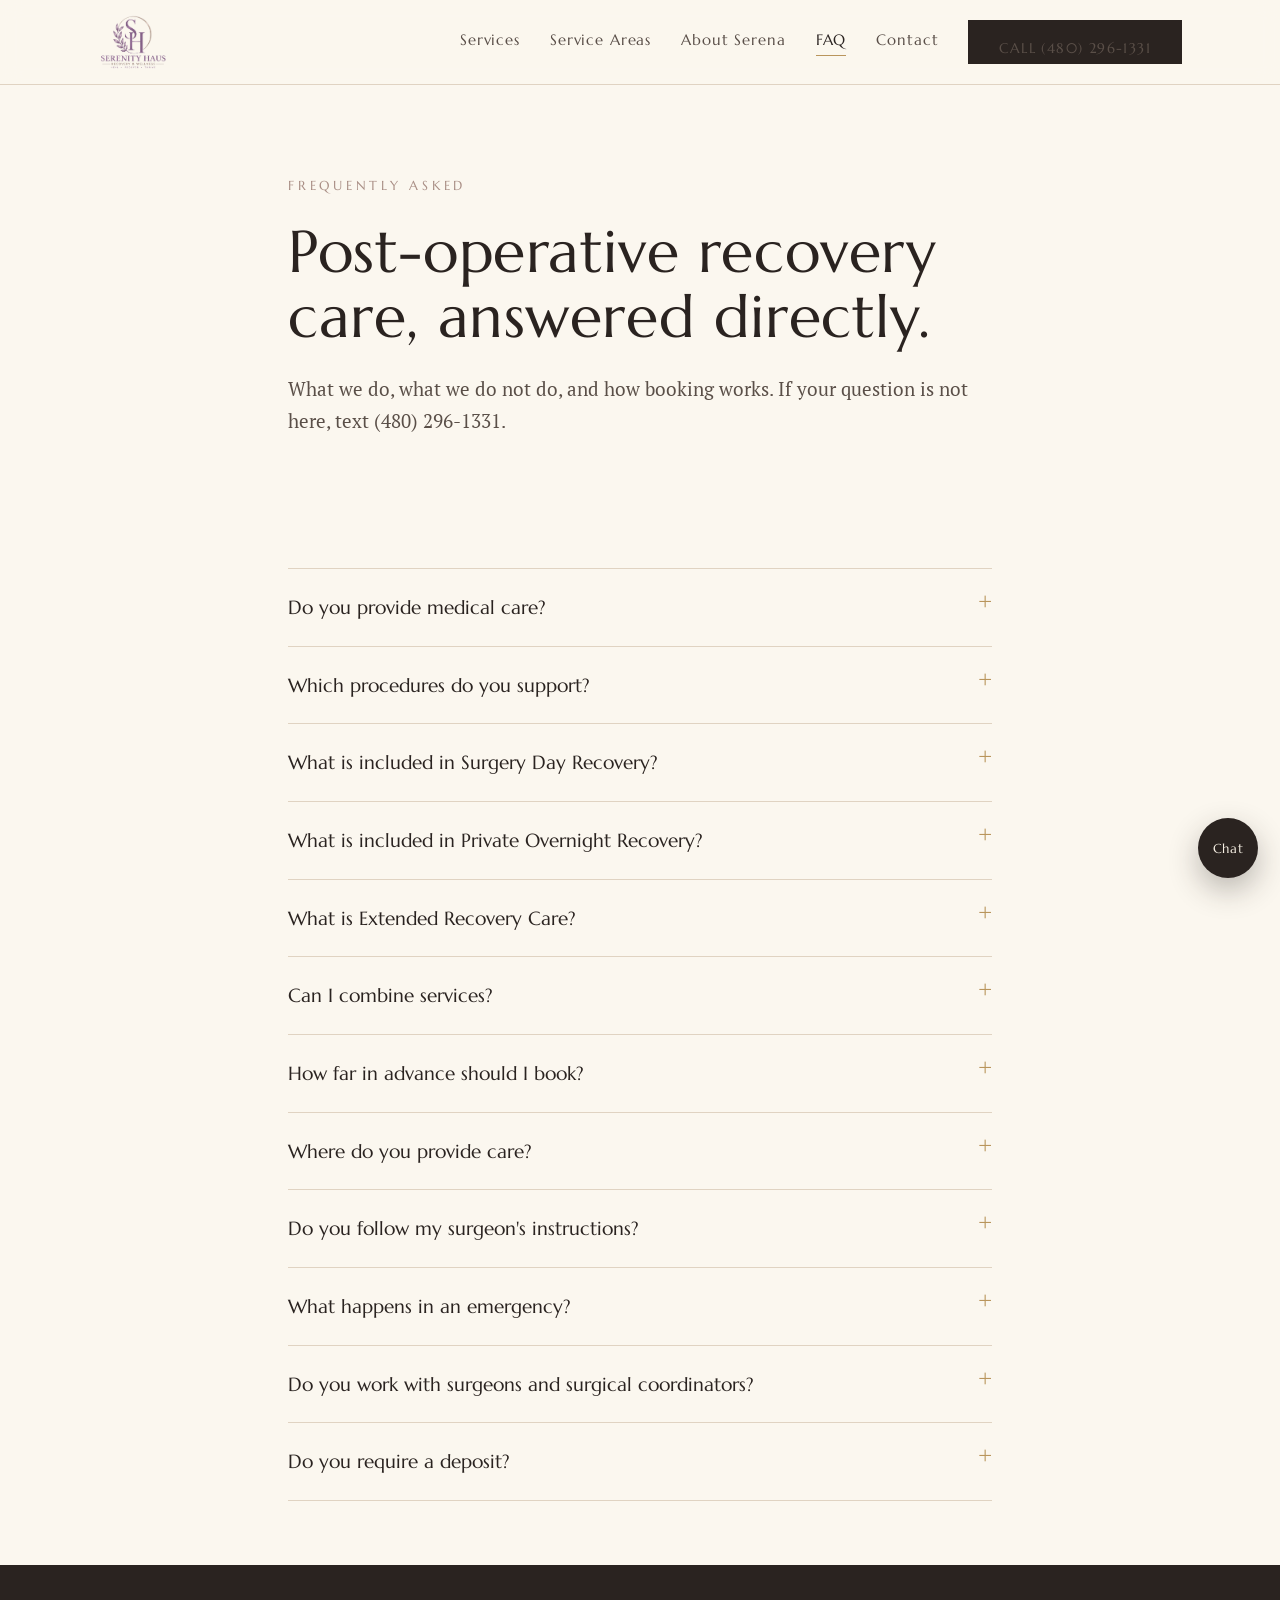
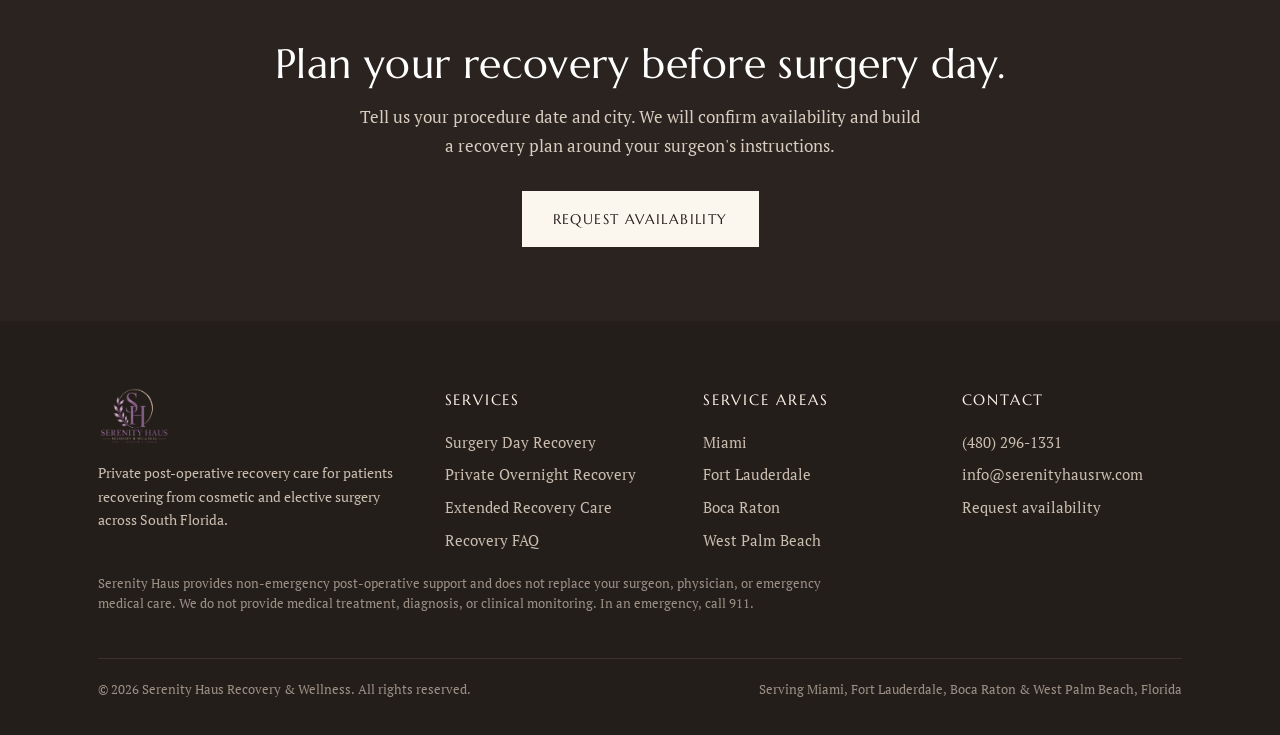
<file: faq.html>
<!DOCTYPE html>
<html lang="en"><head>
<meta charset="utf-8"><meta name="viewport" content="width=device-width,initial-scale=1">
<title>Recovery Care FAQ | Serenity Haus Recovery South Florida</title>
<meta name="description" content="Answers about post-operative recovery care: what is included, pricing, service areas, surgeon instructions, booking lead time and emergency boundaries.">
<link rel="canonical" href="https://serenityhausrecovery.com/faq">
<meta property="og:title" content="Recovery Care FAQ | Serenity Haus Recovery South Florida">
<meta property="og:description" content="Answers about post-operative recovery care: what is included, pricing, service areas, surgeon instructions, booking lead time and emergency boundaries.">
<meta property="og:type" content="website">
<meta property="og:url" content="https://serenityhausrecovery.com/faq">
<meta property="og:image" content="https://serenityhausrecovery.com/media/ChatGPT_Image_Sep_7__2026__01_52_34_PM.png">
<meta name="twitter:card" content="summary_large_image">
<link rel="preconnect" href="https://fonts.googleapis.com"><link rel="preconnect" href="https://fonts.gstatic.com" crossorigin>
<link href="https://fonts.googleapis.com/css2?family=Marcellus&family=PT+Serif:ital,wght@0,400;0,700;1,400&display=swap" rel="stylesheet">
<link rel="stylesheet" href="styles.css">
<link rel="icon" href="media/SHRW_NEW_LOGO.png">
<script type="application/ld+json">{"@context": "https://schema.org", "@type": "HomeHealthCareService", "name": "Serenity Haus Recovery & Wellness", "url": "https://serenityhausrecovery.com", "telephone": "+1-480-296-1331", "email": "info@serenityhausrw.com", "image": "https://serenityhausrecovery.com/media/Facetune_18-09-2026-20-20-34_2.jpeg", "description": "Private post-operative recovery care in Miami, Fort Lauderdale, Boca Raton and West Palm Beach, Florida.", "areaServed": [{"@type": "City", "name": "Miami"}, {"@type": "City", "name": "Fort Lauderdale"}, {"@type": "City", "name": "Boca Raton"}, {"@type": "City", "name": "West Palm Beach"}], "address": {"@type": "PostalAddress", "addressRegion": "FL", "addressCountry": "US"}, "priceRange": "$550-$750", "founder": {"@type": "Person", "name": "Serena"}, "knowsAbout": ["post-operative care", "cosmetic surgery recovery", "overnight recovery support"], "availableChannel": {"@type": "ServiceChannel", "servicePhone": {"@type": "ContactPoint", "telephone": "+1-480-296-1331", "contactType": "admissions"}}}</script>
<script type="application/ld+json">{"@context": "https://schema.org", "@type": "FAQPage", "mainEntity": [{"@type": "Question", "name": "Do you provide medical care?", "acceptedAnswer": {"@type": "Answer", "text": "No. Serenity Haus provides non-medical post-operative support: transportation, positioning, garment and dressing assistance, hydration, nutrition, mobility support, medication schedule reminders and observation as directed by your surgeon. We do not diagnose, treat or replace your surgeon or physician."}}, {"@type": "Question", "name": "Which procedures do you support?", "acceptedAnswer": {"@type": "Answer", "text": "Most commonly cosmetic and elective surgery recovery, including body contouring, breast surgery, facial procedures and combined surgeries. If you are unsure whether your procedure fits, ask before booking."}}, {"@type": "Question", "name": "What is included in Surgery Day Recovery?", "acceptedAnswer": {"@type": "Answer", "text": "Transportation from the surgical facility, help settling in safely, post-operative positioning, garment and dressing support, vital-sign observation, medication schedule assistance, hydration, nutrition, mobility assistance, and communicating concerns per your surgeon's instructions. It is $595."}}, {"@type": "Question", "name": "What is included in Private Overnight Recovery?", "acceptedAnswer": {"@type": "Answer", "text": "Continuous in-home support through the evening and overnight: comfort and positioning, scheduled observations, medication reminders, drain assistance, ambulation, hydration, nutrition, garment support, and preparation for the following morning. It is $750."}}, {"@type": "Question", "name": "What is Extended Recovery Care?", "acceptedAnswer": {"@type": "Answer", "text": "Flexible daytime, evening or additional overnight visits beyond the first 24 hours, customized around your procedure, mobility, support system and your surgeon's post-operative plan. It is $550 per visit."}}, {"@type": "Question", "name": "Can I combine services?", "acceptedAnswer": {"@type": "Answer", "text": "Yes. Most patients combine surgery day with the first overnight, then add extended care if they have less help at home."}}, {"@type": "Question", "name": "How far in advance should I book?", "acceptedAnswer": {"@type": "Answer", "text": "As soon as your surgery date is confirmed. Care is one to one, so the same person is not scheduled for two patients at once, and popular dates fill."}}, {"@type": "Question", "name": "Where do you provide care?", "acceptedAnswer": {"@type": "Answer", "text": "Miami, Fort Lauderdale, Boca Raton and West Palm Beach, including the surrounding neighborhoods in each. If your address is just outside those areas, ask anyway."}}, {"@type": "Question", "name": "Do you follow my surgeon's instructions?", "acceptedAnswer": {"@type": "Answer", "text": "Yes. We ask for the post-operative instructions in advance and follow them, including drain guidance, garment schedules, medication timing and mobility limits."}}, {"@type": "Question", "name": "What happens in an emergency?", "acceptedAnswer": {"@type": "Answer", "text": "We call 911. Serenity Haus does not provide emergency or clinical care, and any concern that looks urgent is escalated to emergency services immediately."}}, {"@type": "Question", "name": "Do you work with surgeons and surgical coordinators?", "acceptedAnswer": {"@type": "Answer", "text": "Yes. We receive written post-operative instructions, follow them, and report concerns back the way the practice asks."}}, {"@type": "Question", "name": "Do you require a deposit?", "acceptedAnswer": {"@type": "Answer", "text": "Plans are confirmed once availability is verified for your date. Payment details and any deposit are explained at booking."}}]}</script>
</head><body><header><div class="wrap"><nav>
<a class="logo" href="index.html"><img src="media/SHRW_NEW_LOGO.png" alt="Serenity Haus Recovery and Wellness"></a>
<div class="links">
<a href="services.html">Services</a>
<a href="locations.html">Service Areas</a>
<a href="about.html">About Serena</a>
<a href="faq.html" class="on">FAQ</a>
<a href="contact.html">Contact</a>
<a class="btn" href="tel:+14802961331">Call (480) 296-1331</a>
</div>
<div class="mobile"><a href="tel:+14802961331" style="text-decoration:none">Call (480) 296-1331</a></div>
</nav></div></header>
<section style="padding-bottom:30px"><div class="wrap narrow">
  <div class="eyebrow">Frequently asked</div>
  <h1>Post-operative recovery care, answered directly.</h1>
  <p class="sub" style="max-width:700px">What we do, what we do not do, and how booking works. If your question is not here, text (480) 296-1331.</p>
</div></section>
<section class="tight"><div class="wrap narrow">
  <div class="faq"><details><summary>Do you provide medical care?</summary><p>No. Serenity Haus provides non-medical post-operative support: transportation, positioning, garment and dressing assistance, hydration, nutrition, mobility support, medication schedule reminders and observation as directed by your surgeon. We do not diagnose, treat or replace your surgeon or physician.</p></details><details><summary>Which procedures do you support?</summary><p>Most commonly cosmetic and elective surgery recovery, including body contouring, breast surgery, facial procedures and combined surgeries. If you are unsure whether your procedure fits, ask before booking.</p></details><details><summary>What is included in Surgery Day Recovery?</summary><p>Transportation from the surgical facility, help settling in safely, post-operative positioning, garment and dressing support, vital-sign observation, medication schedule assistance, hydration, nutrition, mobility assistance, and communicating concerns per your surgeon's instructions. It is $595.</p></details><details><summary>What is included in Private Overnight Recovery?</summary><p>Continuous in-home support through the evening and overnight: comfort and positioning, scheduled observations, medication reminders, drain assistance, ambulation, hydration, nutrition, garment support, and preparation for the following morning. It is $750.</p></details><details><summary>What is Extended Recovery Care?</summary><p>Flexible daytime, evening or additional overnight visits beyond the first 24 hours, customized around your procedure, mobility, support system and your surgeon's post-operative plan. It is $550 per visit.</p></details><details><summary>Can I combine services?</summary><p>Yes. Most patients combine surgery day with the first overnight, then add extended care if they have less help at home.</p></details><details><summary>How far in advance should I book?</summary><p>As soon as your surgery date is confirmed. Care is one to one, so the same person is not scheduled for two patients at once, and popular dates fill.</p></details><details><summary>Where do you provide care?</summary><p>Miami, Fort Lauderdale, Boca Raton and West Palm Beach, including the surrounding neighborhoods in each. If your address is just outside those areas, ask anyway.</p></details><details><summary>Do you follow my surgeon's instructions?</summary><p>Yes. We ask for the post-operative instructions in advance and follow them, including drain guidance, garment schedules, medication timing and mobility limits.</p></details><details><summary>What happens in an emergency?</summary><p>We call 911. Serenity Haus does not provide emergency or clinical care, and any concern that looks urgent is escalated to emergency services immediately.</p></details><details><summary>Do you work with surgeons and surgical coordinators?</summary><p>Yes. We receive written post-operative instructions, follow them, and report concerns back the way the practice asks.</p></details><details><summary>Do you require a deposit?</summary><p>Plans are confirmed once availability is verified for your date. Payment details and any deposit are explained at booking.</p></details></div>
</div></section>
<div class="cta-band"><div class="wrap"><h2>Plan your recovery before surgery day.</h2><p>Tell us your procedure date and city. We will confirm availability and build a recovery plan around your surgeon's instructions.</p>
<a class="btn" href="contact.html">Request availability</a></div></div>
<footer><div class="wrap">
<div class="fgrid">
<div><img src="media/SHRW_NEW_LOGO.png" alt="Serenity Haus Recovery" style="height:58px;margin-bottom:16px">
<p style="max-width:320px;font-size:14px;line-height:1.7">Private post-operative recovery care for patients recovering from cosmetic and elective surgery across South Florida.</p>
</div>
<div><h4>Services</h4><a href="services.html#surgery-day">Surgery Day Recovery</a><a href="services.html#overnight">Private Overnight Recovery</a><a href="services.html#extended">Extended Recovery Care</a><a href="faq.html">Recovery FAQ</a></div>
<div><h4>Service Areas</h4><a href="post-op-recovery-miami.html">Miami</a><a href="post-op-recovery-fort-lauderdale.html">Fort Lauderdale</a><a href="post-op-recovery-boca-raton.html">Boca Raton</a><a href="post-op-recovery-west-palm-beach.html">West Palm Beach</a></div>
<div><h4>Contact</h4><a href="tel:+14802961331">(480) 296-1331</a><a href="mailto:info@serenityhausrw.com">info@serenityhausrw.com</a><a href="contact.html">Request availability</a></div>
</div>
<div class="disclaim">Serenity Haus provides non-emergency post-operative support and does not replace your surgeon, physician, or emergency medical care. We do not provide medical treatment, diagnosis, or clinical monitoring. In an emergency, call 911.</div>
<div class="fbot"><span>&copy; 2026 Serenity Haus Recovery &amp; Wellness. All rights reserved.</span><span>Serving Miami, Fort Lauderdale, Boca Raton &amp; West Palm Beach, Florida</span></div>
</div></footer><button id="shw-bubble" aria-label="Open the Serenity Haus assistant">Chat</button>
<div id="shw" class="assistant" role="dialog" aria-label="Serenity Haus assistant">
  <div class="hd"><div class="av">SH</div><div><b>Serenity Haus</b><span>Recovery planning &middot; replies fast</span></div>
  <button data-close aria-label="Close">&times;</button></div>
  <div class="bd"><div class="msg" id="shw-msg"></div><div class="opts" id="shw-opts"></div></div>
  <div class="foot">Non-emergency questions only. Text or call <a href="tel:+14802961331">(480) 296-1331</a>.</div>
</div>
<script>window.SHW_CFG = {"steps": {"start": {"msg": "What would help most right now?", "opts": [{"t": "What the visits include", "href": "services.html"}, {"t": "Pricing", "step": "p"}, {"t": "Whether you cover my city", "href": "locations.html"}, {"t": "Talk to a person", "href": "sms:+14802961331"}]}, "p": {"msg": "Surgery Day Recovery $595, Private Overnight Recovery $750, Extended Recovery Care $550. Plans can be combined.", "opts": [{"t": "Check my date", "href": "contact.html"}, {"t": "Talk to a person", "href": "sms:+14802961331"}]}}};</script>
<script src="assistant.js"></script>
</body></html>
</file>
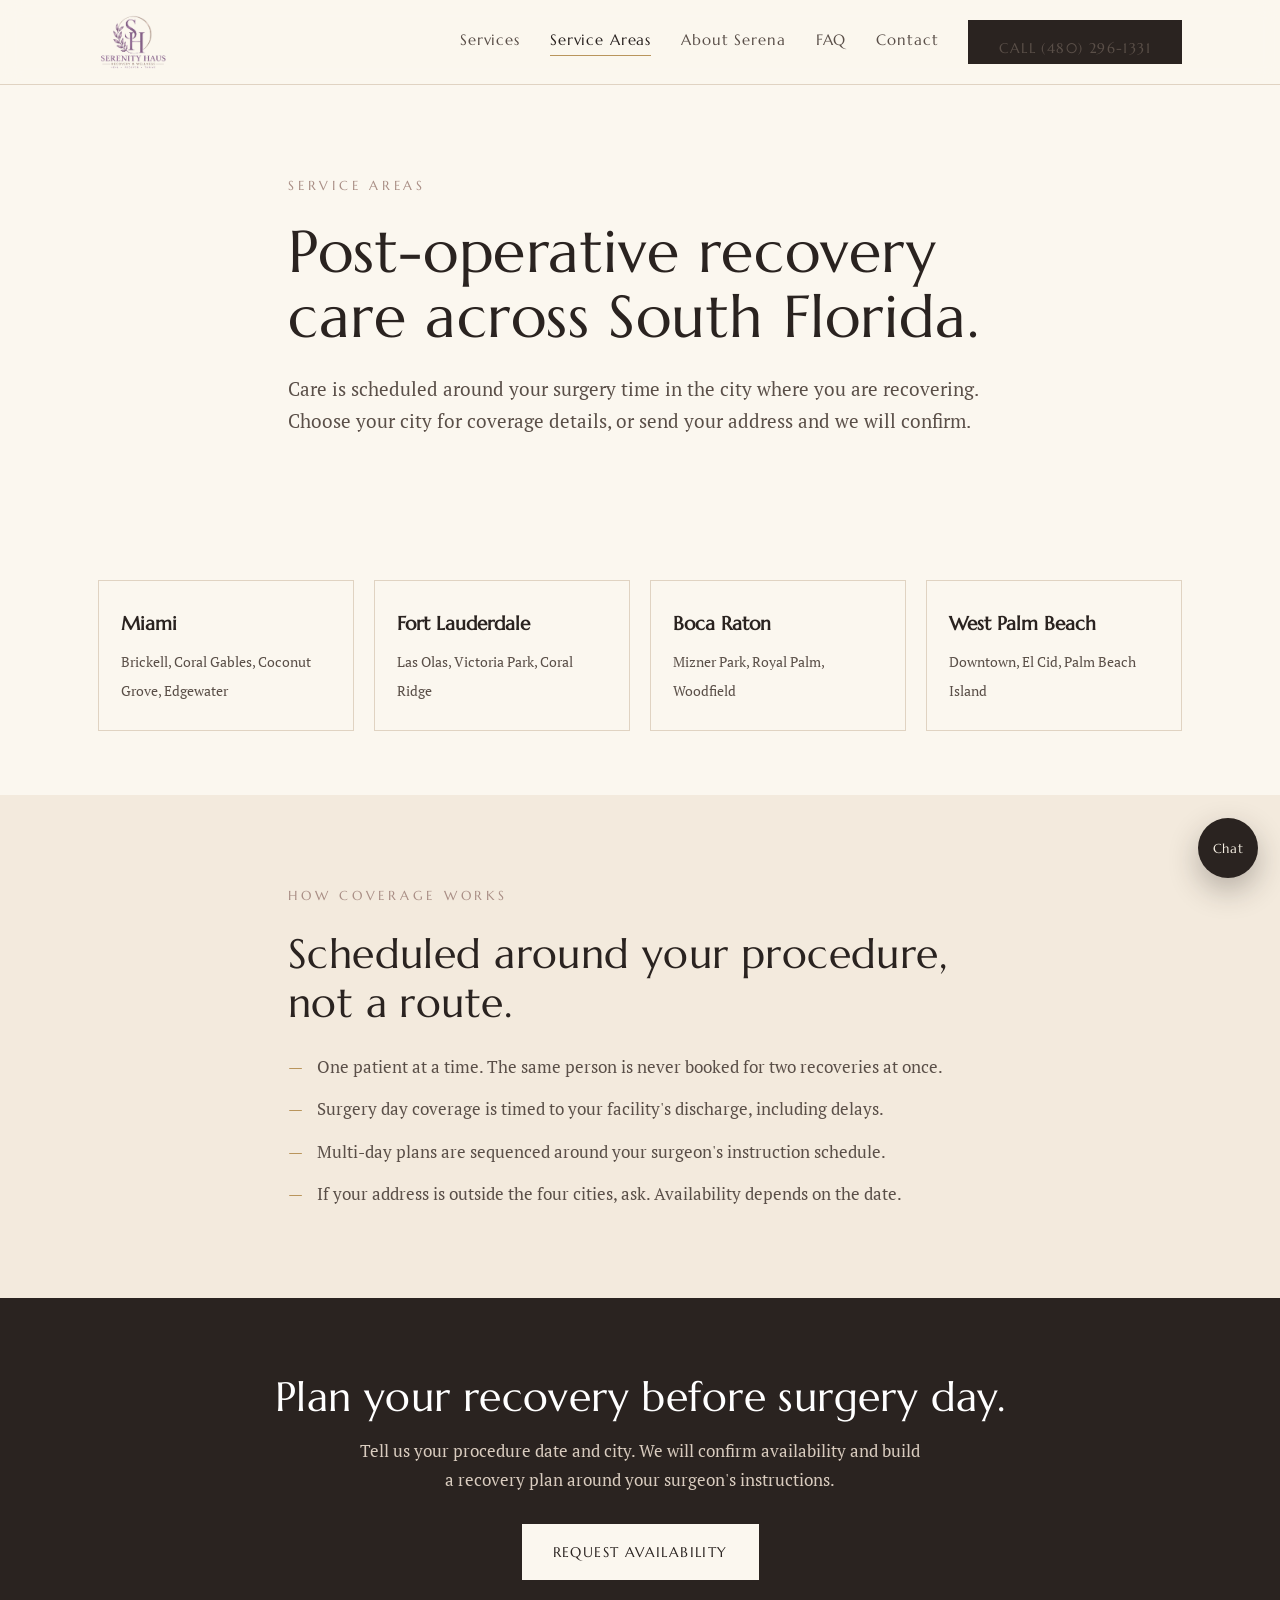
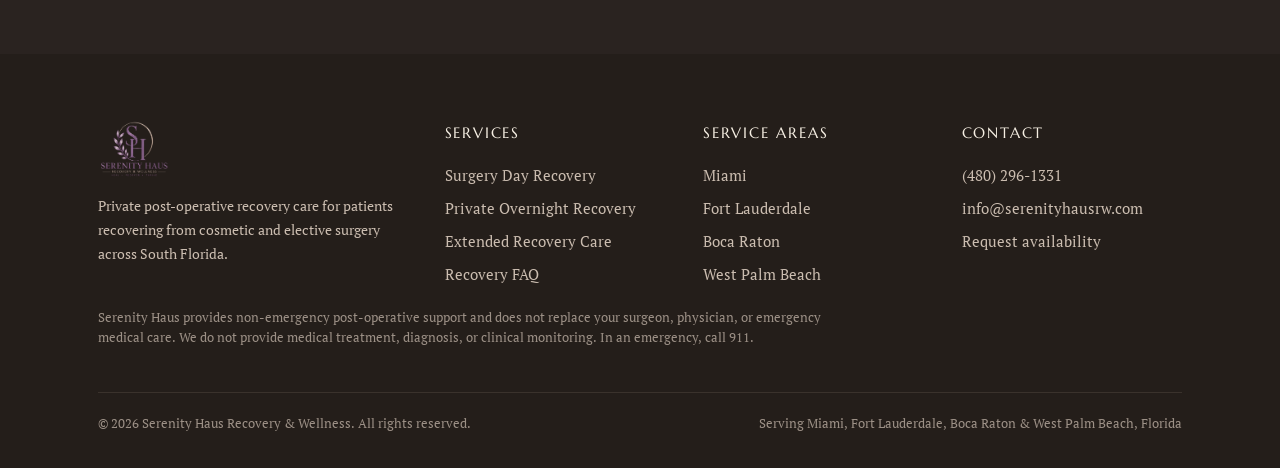
<file: locations.html>
<!DOCTYPE html>
<html lang="en"><head>
<meta charset="utf-8"><meta name="viewport" content="width=device-width,initial-scale=1">
<title>Service Areas | Post-Op Recovery Care in South Florida | Serenity Haus</title>
<meta name="description" content="Post-operative recovery care in Miami, Fort Lauderdale, Boca Raton and West Palm Beach, Florida. Private surgery day, overnight and extended recovery support.">
<link rel="canonical" href="https://serenityhausrecovery.com/locations">
<meta property="og:title" content="Service Areas | Post-Op Recovery Care in South Florida | Serenity Haus">
<meta property="og:description" content="Post-operative recovery care in Miami, Fort Lauderdale, Boca Raton and West Palm Beach, Florida. Private surgery day, overnight and extended recovery support.">
<meta property="og:type" content="website">
<meta property="og:url" content="https://serenityhausrecovery.com/locations">
<meta property="og:image" content="https://serenityhausrecovery.com/media/ChatGPT_Image_Sep_7__2026__01_52_34_PM.png">
<meta name="twitter:card" content="summary_large_image">
<link rel="preconnect" href="https://fonts.googleapis.com"><link rel="preconnect" href="https://fonts.gstatic.com" crossorigin>
<link href="https://fonts.googleapis.com/css2?family=Marcellus&family=PT+Serif:ital,wght@0,400;0,700;1,400&display=swap" rel="stylesheet">
<link rel="stylesheet" href="styles.css">
<link rel="icon" href="media/SHRW_NEW_LOGO.png">
<script type="application/ld+json">{"@context": "https://schema.org", "@type": "HomeHealthCareService", "name": "Serenity Haus Recovery & Wellness", "url": "https://serenityhausrecovery.com", "telephone": "+1-480-296-1331", "email": "info@serenityhausrw.com", "image": "https://serenityhausrecovery.com/media/Facetune_18-09-2026-20-20-34_2.jpeg", "description": "Private post-operative recovery care in Miami, Fort Lauderdale, Boca Raton and West Palm Beach, Florida.", "areaServed": [{"@type": "City", "name": "Miami"}, {"@type": "City", "name": "Fort Lauderdale"}, {"@type": "City", "name": "Boca Raton"}, {"@type": "City", "name": "West Palm Beach"}], "address": {"@type": "PostalAddress", "addressRegion": "FL", "addressCountry": "US"}, "priceRange": "$550-$750", "founder": {"@type": "Person", "name": "Serena"}, "knowsAbout": ["post-operative care", "cosmetic surgery recovery", "overnight recovery support"], "availableChannel": {"@type": "ServiceChannel", "servicePhone": {"@type": "ContactPoint", "telephone": "+1-480-296-1331", "contactType": "admissions"}}}</script>

</head><body><header><div class="wrap"><nav>
<a class="logo" href="index.html"><img src="media/SHRW_NEW_LOGO.png" alt="Serenity Haus Recovery and Wellness"></a>
<div class="links">
<a href="services.html">Services</a>
<a href="locations.html" class="on">Service Areas</a>
<a href="about.html">About Serena</a>
<a href="faq.html">FAQ</a>
<a href="contact.html">Contact</a>
<a class="btn" href="tel:+14802961331">Call (480) 296-1331</a>
</div>
<div class="mobile"><a href="tel:+14802961331" style="text-decoration:none">Call (480) 296-1331</a></div>
</nav></div></header>
<section style="padding-bottom:40px"><div class="wrap narrow">
  <div class="eyebrow">Service areas</div>
  <h1>Post-operative recovery care across South Florida.</h1>
  <p class="sub" style="max-width:700px">Care is scheduled around your surgery time in the city where you are recovering. Choose your city for coverage details, or send your address and we will confirm.</p>
</div></section>
<section class="tight"><div class="wrap"><div class="cities"><a class="city" href="post-op-recovery-miami.html"><b>Miami</b><span>Brickell, Coral Gables, Coconut Grove, Edgewater</span></a><a class="city" href="post-op-recovery-fort-lauderdale.html"><b>Fort Lauderdale</b><span>Las Olas, Victoria Park, Coral Ridge</span></a><a class="city" href="post-op-recovery-boca-raton.html"><b>Boca Raton</b><span>Mizner Park, Royal Palm, Woodfield</span></a><a class="city" href="post-op-recovery-west-palm-beach.html"><b>West Palm Beach</b><span>Downtown, El Cid, Palm Beach Island</span></a></div></div></section>
<section class="sand"><div class="wrap narrow">
  <div class="eyebrow">How coverage works</div>
  <h2>Scheduled around your procedure, not a route.</h2>
  <div class="list">
    <div>One patient at a time. The same person is never booked for two recoveries at once.</div>
    <div>Surgery day coverage is timed to your facility's discharge, including delays.</div>
    <div>Multi-day plans are sequenced around your surgeon's instruction schedule.</div>
    <div>If your address is outside the four cities, ask. Availability depends on the date.</div>
  </div>
</div></section>
<div class="cta-band"><div class="wrap"><h2>Plan your recovery before surgery day.</h2><p>Tell us your procedure date and city. We will confirm availability and build a recovery plan around your surgeon's instructions.</p>
<a class="btn" href="contact.html">Request availability</a></div></div>
<footer><div class="wrap">
<div class="fgrid">
<div><img src="media/SHRW_NEW_LOGO.png" alt="Serenity Haus Recovery" style="height:58px;margin-bottom:16px">
<p style="max-width:320px;font-size:14px;line-height:1.7">Private post-operative recovery care for patients recovering from cosmetic and elective surgery across South Florida.</p>
</div>
<div><h4>Services</h4><a href="services.html#surgery-day">Surgery Day Recovery</a><a href="services.html#overnight">Private Overnight Recovery</a><a href="services.html#extended">Extended Recovery Care</a><a href="faq.html">Recovery FAQ</a></div>
<div><h4>Service Areas</h4><a href="post-op-recovery-miami.html">Miami</a><a href="post-op-recovery-fort-lauderdale.html">Fort Lauderdale</a><a href="post-op-recovery-boca-raton.html">Boca Raton</a><a href="post-op-recovery-west-palm-beach.html">West Palm Beach</a></div>
<div><h4>Contact</h4><a href="tel:+14802961331">(480) 296-1331</a><a href="mailto:info@serenityhausrw.com">info@serenityhausrw.com</a><a href="contact.html">Request availability</a></div>
</div>
<div class="disclaim">Serenity Haus provides non-emergency post-operative support and does not replace your surgeon, physician, or emergency medical care. We do not provide medical treatment, diagnosis, or clinical monitoring. In an emergency, call 911.</div>
<div class="fbot"><span>&copy; 2026 Serenity Haus Recovery &amp; Wellness. All rights reserved.</span><span>Serving Miami, Fort Lauderdale, Boca Raton &amp; West Palm Beach, Florida</span></div>
</div></footer><button id="shw-bubble" aria-label="Open the Serenity Haus assistant">Chat</button>
<div id="shw" class="assistant" role="dialog" aria-label="Serenity Haus assistant">
  <div class="hd"><div class="av">SH</div><div><b>Serenity Haus</b><span>Recovery planning &middot; replies fast</span></div>
  <button data-close aria-label="Close">&times;</button></div>
  <div class="bd"><div class="msg" id="shw-msg"></div><div class="opts" id="shw-opts"></div></div>
  <div class="foot">Non-emergency questions only. Text or call <a href="tel:+14802961331">(480) 296-1331</a>.</div>
</div>
<script>window.SHW_CFG = {"steps": {"start": {"msg": "Hi, this is the Serenity Haus assistant. Are you planning recovery for yourself, or helping someone else?", "opts": [{"t": "For myself", "step": "when"}, {"t": "For a patient or client", "step": "when"}, {"t": "I have surgery scheduled", "step": "when"}, {"t": "Just researching", "step": "info"}]}, "when": {"msg": "When is your procedure?", "opts": [{"t": "This week", "step": "city"}, {"t": "In the next 2 to 4 weeks", "step": "city"}, {"t": "More than a month out", "step": "city"}, {"t": "Not scheduled yet", "step": "info"}]}, "city": {"msg": "Which city will you be recovering in?", "opts": [{"t": "Miami", "href": "post-op-recovery-miami.html"}, {"t": "Fort Lauderdale", "href": "post-op-recovery-fort-lauderdale.html"}, {"t": "Boca Raton", "href": "post-op-recovery-boca-raton.html"}, {"t": "West Palm Beach", "href": "post-op-recovery-west-palm-beach.html"}]}, "info": {"msg": "Our care is private and one to one, built around your surgeon's instructions. Surgery day coverage starts at $595, overnight care at $750.", "opts": [{"t": "See what each visit includes", "href": "services.html"}, {"t": "Text a question", "href": "sms:+14802961331"}, {"t": "Check availability", "href": "contact.html"}]}}};</script>
<script src="assistant.js"></script>
</body></html>
</file>
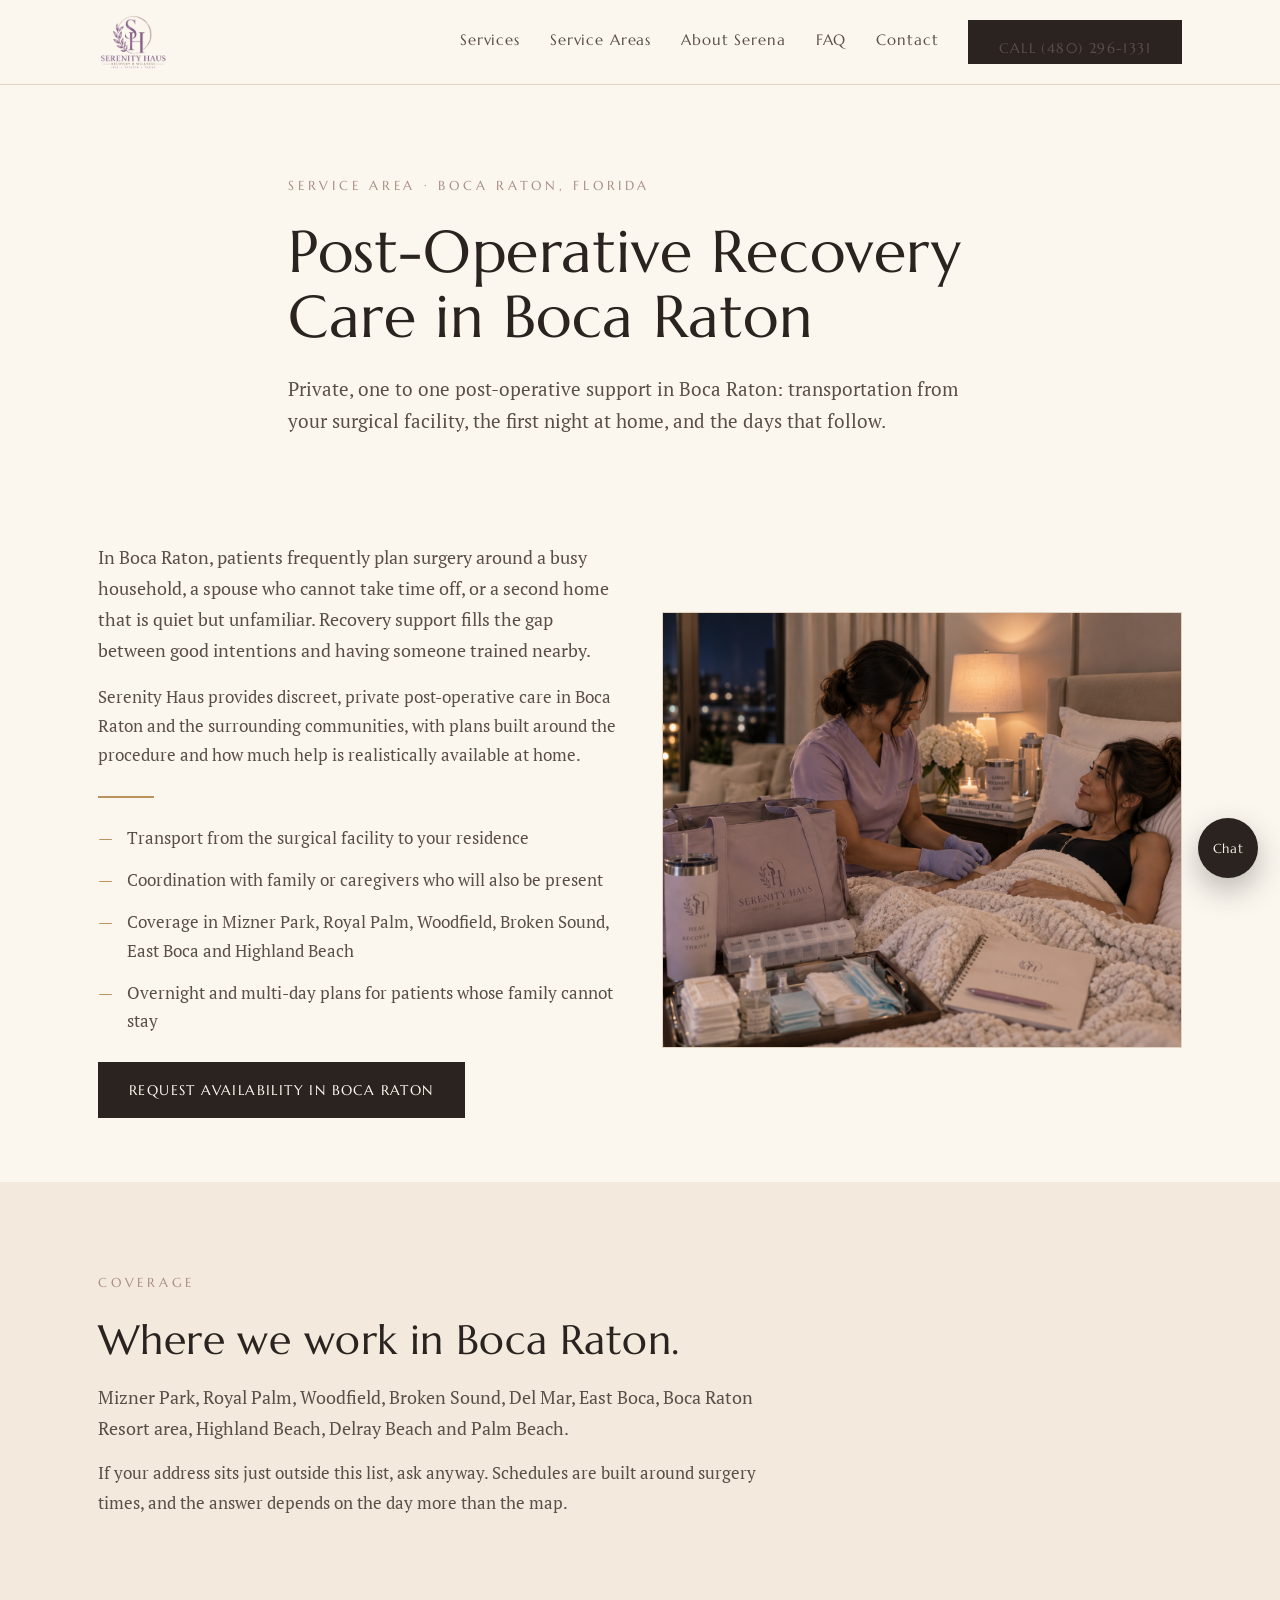
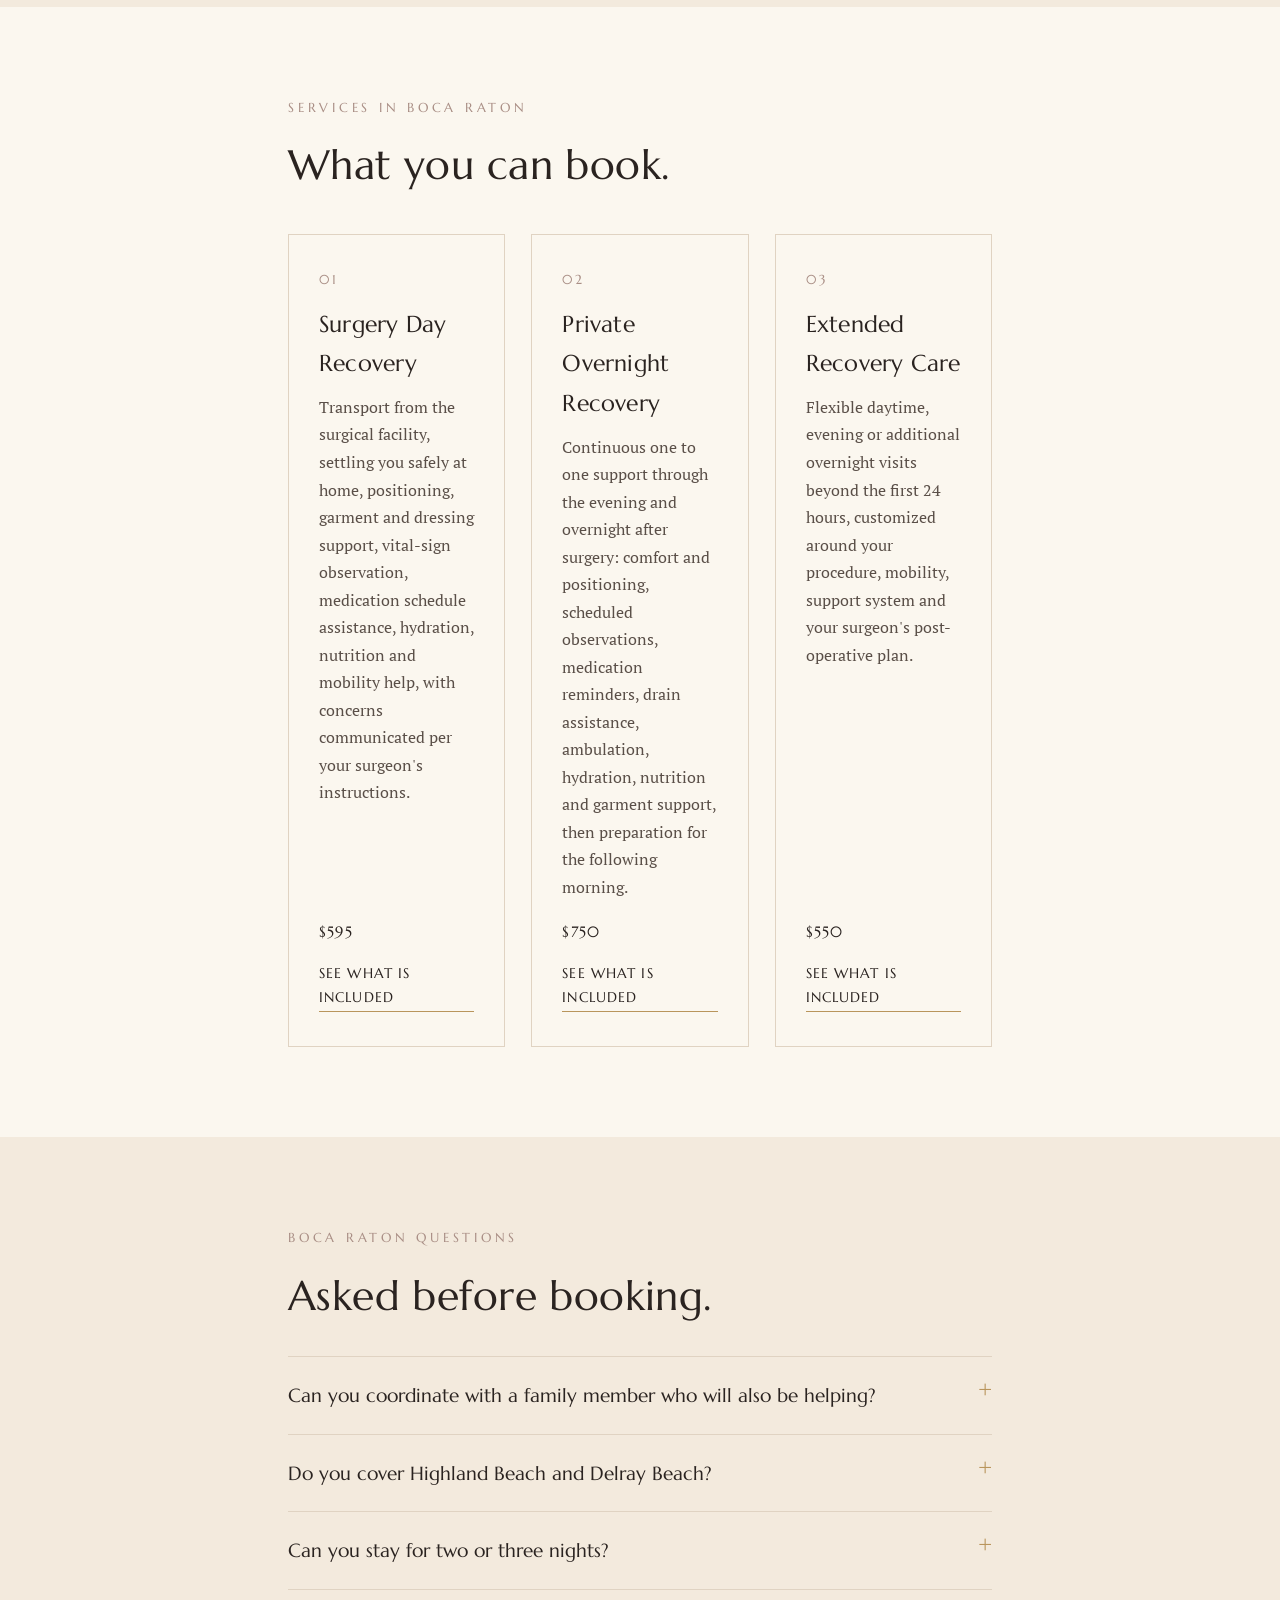
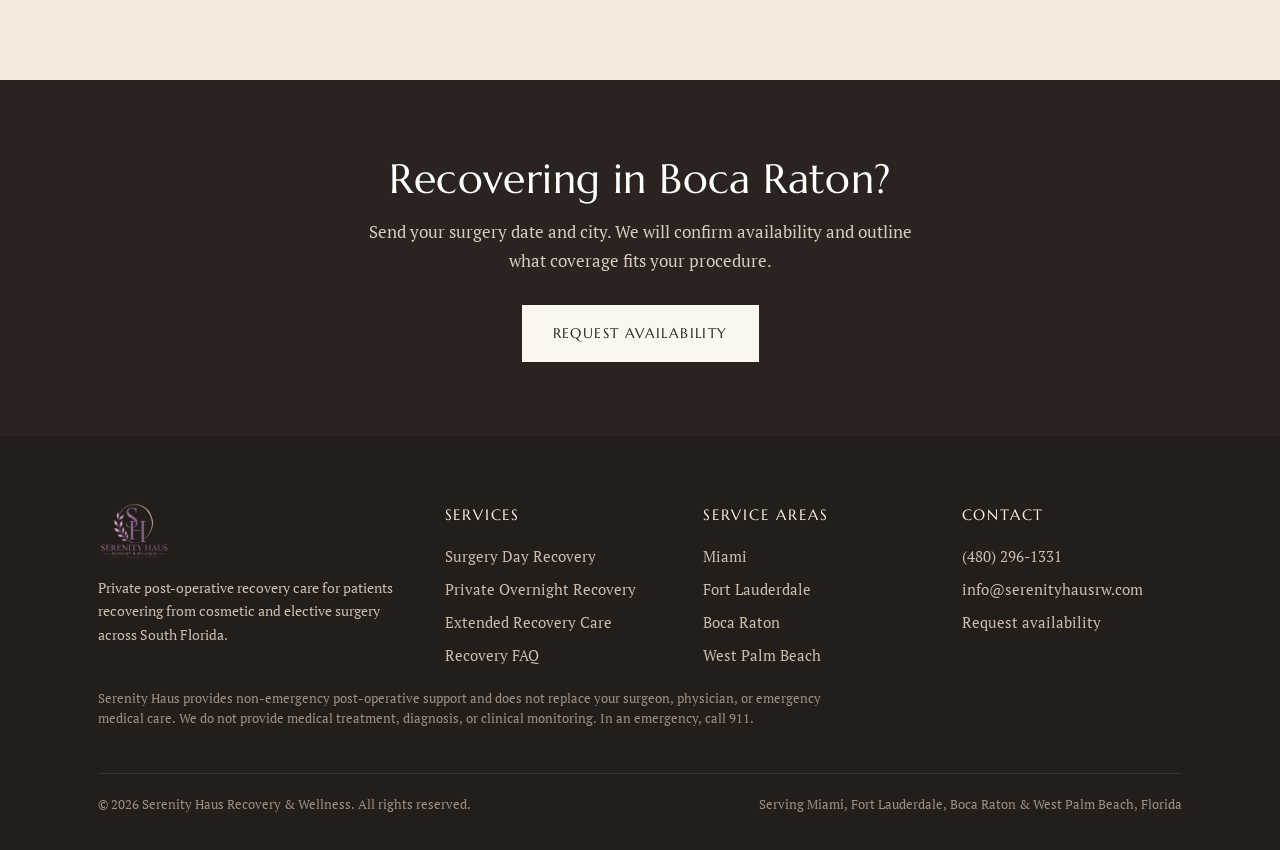
<file: post-op-recovery-boca-raton.html>
<!DOCTYPE html>
<html lang="en"><head>
<meta charset="utf-8"><meta name="viewport" content="width=device-width,initial-scale=1">
<title>Post-Op Recovery Care in Boca Raton, FL | Serenity Haus Recovery</title>
<meta name="description" content="Private post-operative recovery care in Boca Raton: surgery day transport, overnight support and extended care in Mizner Park, Royal Palm and Woodfield. From $550.">
<link rel="canonical" href="https://serenityhausrecovery.com/post-op-recovery-boca-raton">
<meta property="og:title" content="Post-Op Recovery Care in Boca Raton, FL | Serenity Haus Recovery">
<meta property="og:description" content="Private post-operative recovery care in Boca Raton: surgery day transport, overnight support and extended care in Mizner Park, Royal Palm and Woodfield. From $550.">
<meta property="og:type" content="website">
<meta property="og:url" content="https://serenityhausrecovery.com/post-op-recovery-boca-raton">
<meta property="og:image" content="https://serenityhausrecovery.com/media/ChatGPT_Image_Sep_7__2026__01_52_34_PM.png">
<meta name="twitter:card" content="summary_large_image">
<link rel="preconnect" href="https://fonts.googleapis.com"><link rel="preconnect" href="https://fonts.gstatic.com" crossorigin>
<link href="https://fonts.googleapis.com/css2?family=Marcellus&family=PT+Serif:ital,wght@0,400;0,700;1,400&display=swap" rel="stylesheet">
<link rel="stylesheet" href="styles.css">
<link rel="icon" href="media/SHRW_NEW_LOGO.png">
<script type="application/ld+json">{"@context": "https://schema.org", "@type": "HomeHealthCareService", "name": "Serenity Haus Recovery & Wellness", "url": "https://serenityhausrecovery.com", "telephone": "+1-480-296-1331", "email": "info@serenityhausrw.com", "image": "https://serenityhausrecovery.com/media/Facetune_18-09-2026-20-20-34_2.jpeg", "description": "Private post-operative recovery care in Miami, Fort Lauderdale, Boca Raton and West Palm Beach, Florida.", "areaServed": [{"@type": "City", "name": "Miami"}, {"@type": "City", "name": "Fort Lauderdale"}, {"@type": "City", "name": "Boca Raton"}, {"@type": "City", "name": "West Palm Beach"}], "address": {"@type": "PostalAddress", "addressRegion": "FL", "addressCountry": "US"}, "priceRange": "$550-$750", "founder": {"@type": "Person", "name": "Serena"}, "knowsAbout": ["post-operative care", "cosmetic surgery recovery", "overnight recovery support"], "availableChannel": {"@type": "ServiceChannel", "servicePhone": {"@type": "ContactPoint", "telephone": "+1-480-296-1331", "contactType": "admissions"}}}</script>
<script type="application/ld+json">{"@context": "https://schema.org", "@type": "Service", "serviceType": "Post-operative recovery care", "provider": {"@type": "HomeHealthCareService", "name": "Serenity Haus Recovery & Wellness", "telephone": "+1-480-296-1331", "url": "https://serenityhausrecovery.com"}, "areaServed": {"@type": "City", "name": "Boca Raton", "address": {"@type": "PostalAddress", "addressRegion": "FL", "addressCountry": "US"}}, "description": "Private post-operative recovery care in Boca Raton: surgery day transport, overnight support and extended care in Mizner Park, Royal Palm and Woodfield. From $550."}</script>
</head><body><header><div class="wrap"><nav>
<a class="logo" href="index.html"><img src="media/SHRW_NEW_LOGO.png" alt="Serenity Haus Recovery and Wellness"></a>
<div class="links">
<a href="services.html">Services</a>
<a href="locations.html">Service Areas</a>
<a href="about.html">About Serena</a>
<a href="faq.html">FAQ</a>
<a href="contact.html">Contact</a>
<a class="btn" href="tel:+14802961331">Call (480) 296-1331</a>
</div>
<div class="mobile"><a href="tel:+14802961331" style="text-decoration:none">Call (480) 296-1331</a></div>
</nav></div></header>
<section style="padding-bottom:40px">
  <div class="wrap narrow">
    <div class="eyebrow">Service area &middot; Boca Raton, Florida</div>
    <h1>Post-Operative Recovery Care in Boca Raton</h1>
    <p class="sub" style="max-width:720px">Private, one to one post-operative support in Boca Raton: transportation from your surgical facility, the first night at home, and the days that follow.</p>
  </div>
</section>

<section class="tight"><div class="wrap grid2">
  <div>
    <p class="lede">In Boca Raton, patients frequently plan surgery around a busy household, a spouse who cannot take time off, or a second home that is quiet but unfamiliar. Recovery support fills the gap between good intentions and having someone trained nearby.</p>
    <p style="margin-top:16px;color:var(--ink2)">Serenity Haus provides discreet, private post-operative care in Boca Raton and the surrounding communities, with plans built around the procedure and how much help is realistically available at home.</p>
    <div class="rule"></div>
    <div class="list">
      <div>Transport from the surgical facility to your residence</div><div>Coordination with family or caregivers who will also be present</div><div>Coverage in Mizner Park, Royal Palm, Woodfield, Broken Sound, East Boca and Highland Beach</div><div>Overnight and multi-day plans for patients whose family cannot stay</div>
    </div>
    <p style="margin-top:26px"><a class="btn" href="contact.html">Request availability in Boca Raton</a></p>
  </div>
  <div><img src="media/ChatGPT_Image_Sep_9__2026__07_17_39_PM.png" alt="Serenity Haus recovery setting in Boca Raton" style="border:1px solid var(--line)"></div>
</div></section>

<section class="sand">
  <div class="wrap">
    <div class="eyebrow">Coverage</div>
    <h2>Where we work in Boca Raton.</h2>
    <p class="lede">Mizner Park, Royal Palm, Woodfield, Broken Sound, Del Mar, East Boca, Boca Raton Resort area, Highland Beach, Delray Beach and Palm Beach.</p>
    <p style="margin-top:14px;color:var(--ink2);max-width:700px">If your address sits just outside this list, ask anyway. Schedules are built around surgery times, and the answer depends on the day more than the map.</p>
  </div>
</section>

<section>
  <div class="wrap narrow">
    <div class="eyebrow">Services in Boca Raton</div>
    <h2>What you can book.</h2>
    <div class="grid3">
<div class="card"><div class="num">01</div><h3>Surgery Day Recovery</h3>
<p>Transport from the surgical facility, settling you safely at home, positioning, garment and dressing support, vital-sign observation, medication schedule assistance, hydration, nutrition and mobility help, with concerns communicated per your surgeon's instructions.</p>
<div class="price">$595</div><a class="more" href="services.html#surgery-day">See what is included</a></div>
<div class="card"><div class="num">02</div><h3>Private Overnight Recovery</h3>
<p>Continuous one to one support through the evening and overnight after surgery: comfort and positioning, scheduled observations, medication reminders, drain assistance, ambulation, hydration, nutrition and garment support, then preparation for the following morning.</p>
<div class="price">$750</div><a class="more" href="services.html#overnight">See what is included</a></div>
<div class="card"><div class="num">03</div><h3>Extended Recovery Care</h3>
<p>Flexible daytime, evening or additional overnight visits beyond the first 24 hours, customized around your procedure, mobility, support system and your surgeon's post-operative plan.</p>
<div class="price">$550</div><a class="more" href="services.html#extended">See what is included</a></div>
</div>
  </div>
</section>

<section class="sand">
  <div class="wrap narrow">
    <div class="eyebrow">Boca Raton questions</div>
    <h2>Asked before booking.</h2>
    <div class="faq"><details><summary>Can you coordinate with a family member who will also be helping?</summary><p>Yes. Many plans split responsibilities: we handle the clinical-adjacent routines and the family handles company and errands.</p></details><details><summary>Do you cover Highland Beach and Delray Beach?</summary><p>Yes, both are within reach. Mention your city and address when you request availability.</p></details><details><summary>Can you stay for two or three nights?</summary><p>Yes. Additional overnights are booked as Extended Recovery Care, subject to availability.</p></details></div>
  </div>
</section>
<div class="cta-band"><div class="wrap"><h2>Recovering in Boca Raton?</h2><p>Send your surgery date and city. We will confirm availability and outline what coverage fits your procedure.</p>
<a class="btn" href="contact.html">Request availability</a></div></div>
<footer><div class="wrap">
<div class="fgrid">
<div><img src="media/SHRW_NEW_LOGO.png" alt="Serenity Haus Recovery" style="height:58px;margin-bottom:16px">
<p style="max-width:320px;font-size:14px;line-height:1.7">Private post-operative recovery care for patients recovering from cosmetic and elective surgery across South Florida.</p>
</div>
<div><h4>Services</h4><a href="services.html#surgery-day">Surgery Day Recovery</a><a href="services.html#overnight">Private Overnight Recovery</a><a href="services.html#extended">Extended Recovery Care</a><a href="faq.html">Recovery FAQ</a></div>
<div><h4>Service Areas</h4><a href="post-op-recovery-miami.html">Miami</a><a href="post-op-recovery-fort-lauderdale.html">Fort Lauderdale</a><a href="post-op-recovery-boca-raton.html">Boca Raton</a><a href="post-op-recovery-west-palm-beach.html">West Palm Beach</a></div>
<div><h4>Contact</h4><a href="tel:+14802961331">(480) 296-1331</a><a href="mailto:info@serenityhausrw.com">info@serenityhausrw.com</a><a href="contact.html">Request availability</a></div>
</div>
<div class="disclaim">Serenity Haus provides non-emergency post-operative support and does not replace your surgeon, physician, or emergency medical care. We do not provide medical treatment, diagnosis, or clinical monitoring. In an emergency, call 911.</div>
<div class="fbot"><span>&copy; 2026 Serenity Haus Recovery &amp; Wellness. All rights reserved.</span><span>Serving Miami, Fort Lauderdale, Boca Raton &amp; West Palm Beach, Florida</span></div>
</div></footer><button id="shw-bubble" aria-label="Open the Serenity Haus assistant">Chat</button>
<div id="shw" class="assistant" role="dialog" aria-label="Serenity Haus assistant">
  <div class="hd"><div class="av">SH</div><div><b>Serenity Haus</b><span>Recovery planning &middot; replies fast</span></div>
  <button data-close aria-label="Close">&times;</button></div>
  <div class="bd"><div class="msg" id="shw-msg"></div><div class="opts" id="shw-opts"></div></div>
  <div class="foot">Non-emergency questions only. Text or call <a href="tel:+14802961331">(480) 296-1331</a>.</div>
</div>
<script>window.SHW_CFG = {"steps": {"start": {"msg": "Do you have surgery scheduled in Boca Raton?", "opts": [{"t": "Yes, date is set", "step": "c1"}, {"t": "Scheduled, deciding on help", "step": "c1"}, {"t": "Not yet, just planning", "step": "c2"}]}, "c1": {"msg": "We cover Boca Raton and the surrounding areas. What kind of support do you need?", "opts": [{"t": "Surgery day and the first night", "href": "services.html"}, {"t": "Overnight care only", "href": "services.html#overnight"}, {"t": "Several days of help", "href": "services.html#extended"}]}, "c2": {"msg": "Good to plan early. We can hold a tentative date in Boca Raton once you know your surgeon's schedule.", "opts": [{"t": "Request availability", "href": "contact.html"}, {"t": "Text us", "href": "sms:+14802961331"}]}}};</script>
<script src="assistant.js"></script>
</body></html>
</file>
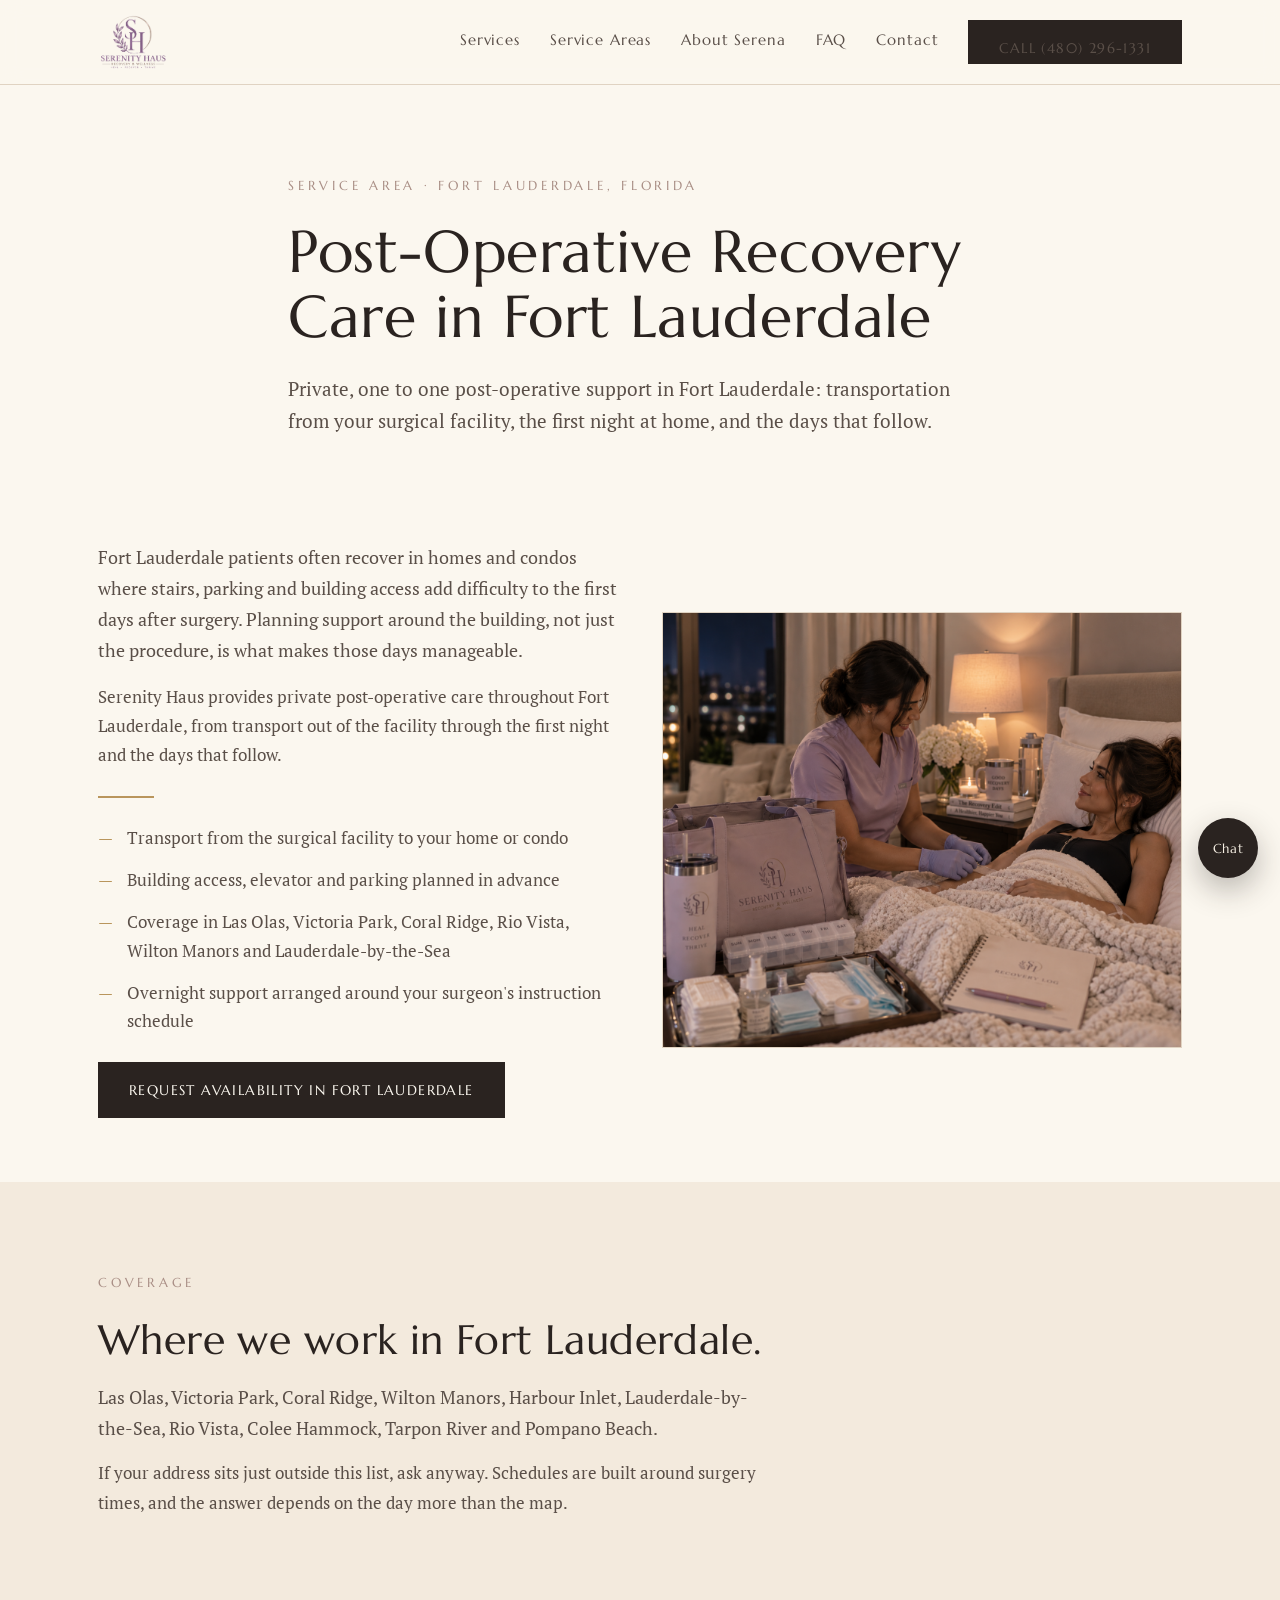
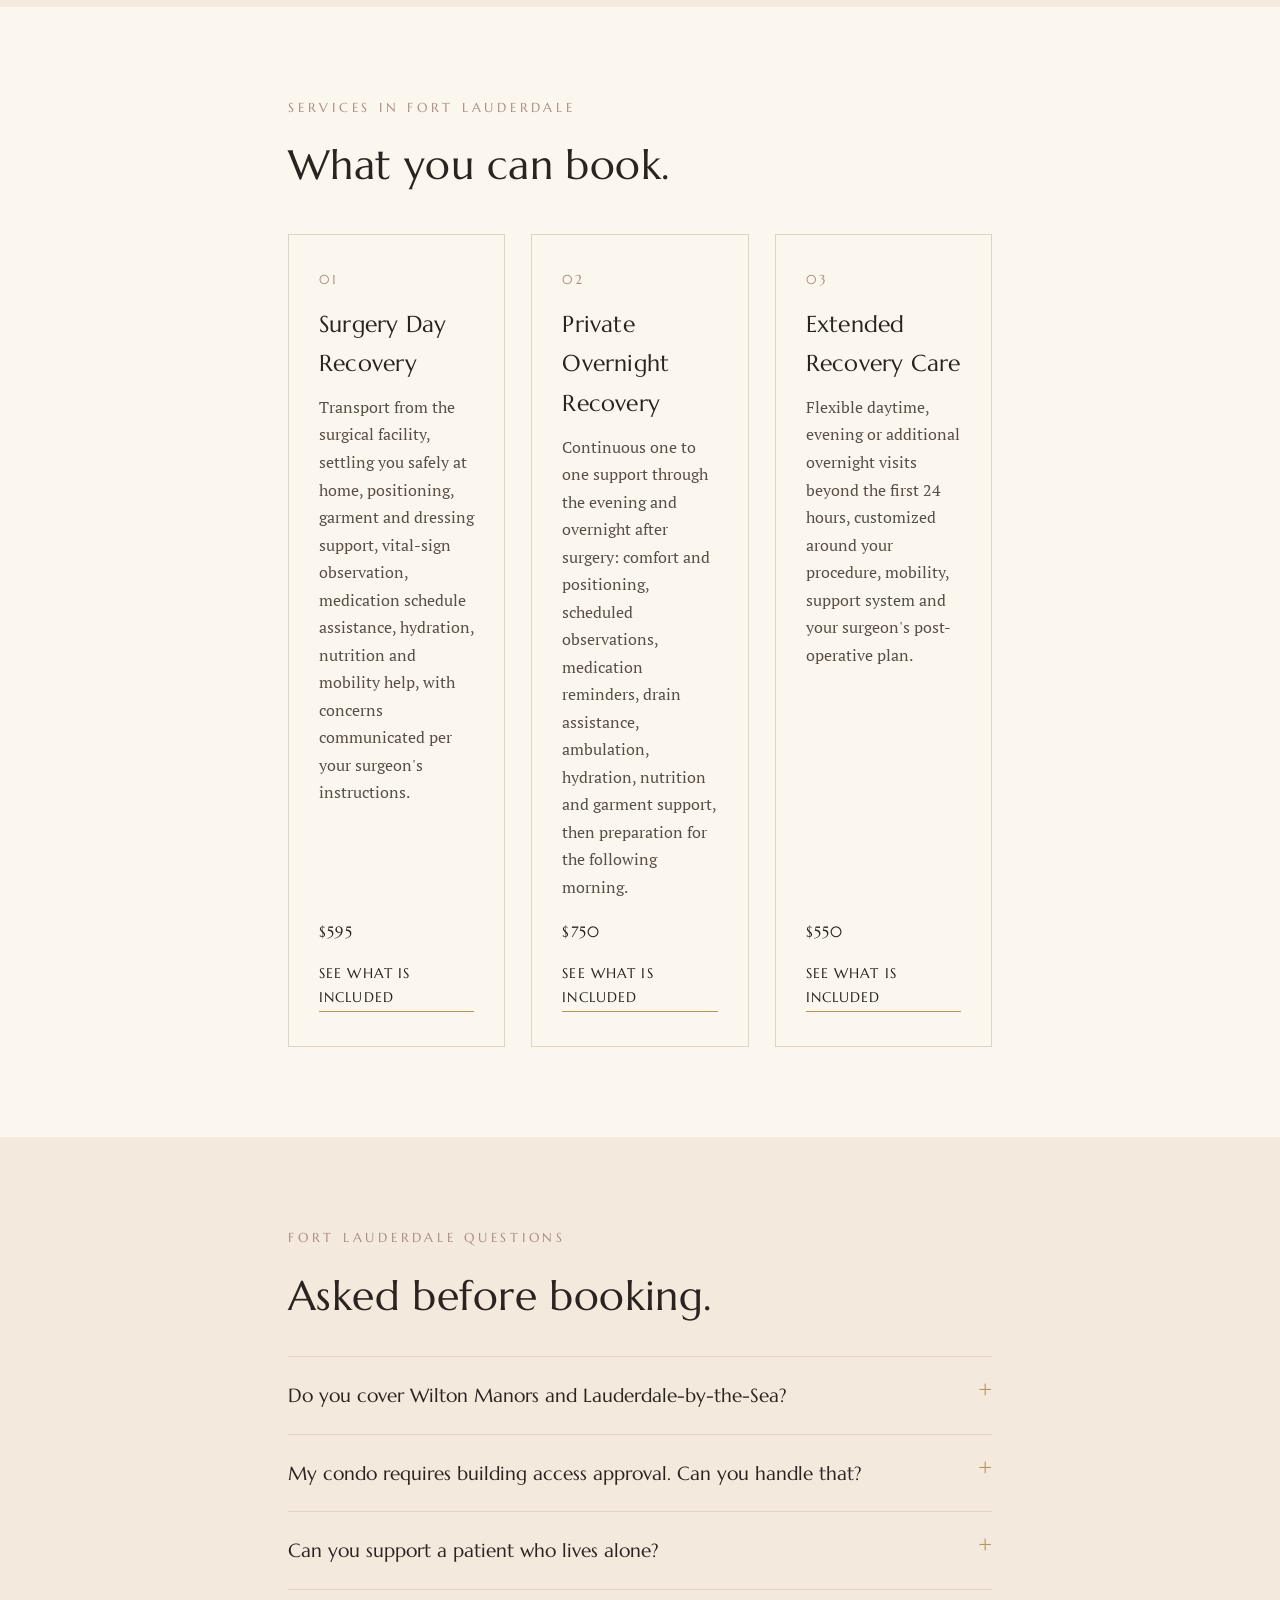
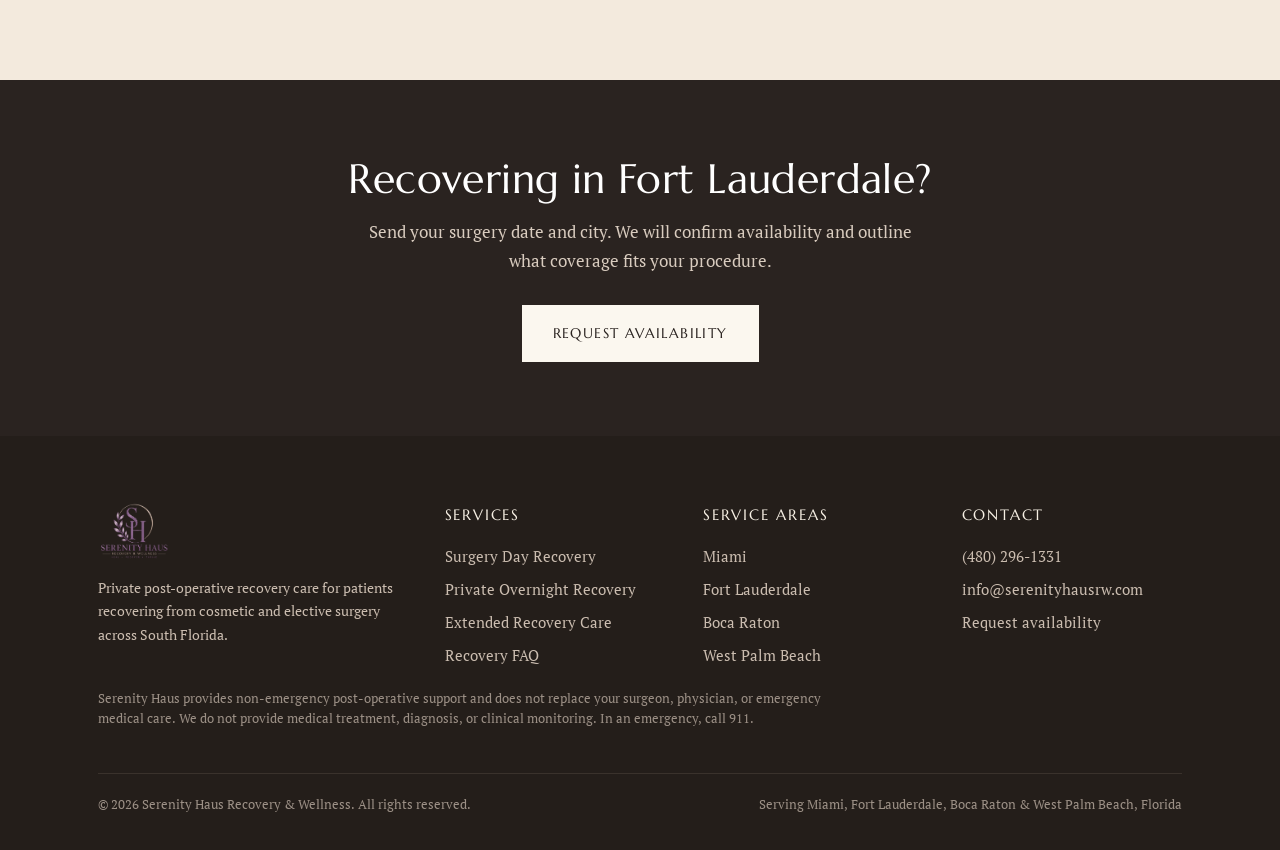
<file: post-op-recovery-fort-lauderdale.html>
<!DOCTYPE html>
<html lang="en"><head>
<meta charset="utf-8"><meta name="viewport" content="width=device-width,initial-scale=1">
<title>Post-Op Recovery Care in Fort Lauderdale, FL | Serenity Haus Recovery</title>
<meta name="description" content="Private post-operative recovery care in Fort Lauderdale: surgery day transport, overnight support and extended care in Las Olas, Victoria Park and Coral Ridge. From $550.">
<link rel="canonical" href="https://serenityhausrecovery.com/post-op-recovery-fort-lauderdale">
<meta property="og:title" content="Post-Op Recovery Care in Fort Lauderdale, FL | Serenity Haus Recovery">
<meta property="og:description" content="Private post-operative recovery care in Fort Lauderdale: surgery day transport, overnight support and extended care in Las Olas, Victoria Park and Coral Ridge. From $550.">
<meta property="og:type" content="website">
<meta property="og:url" content="https://serenityhausrecovery.com/post-op-recovery-fort-lauderdale">
<meta property="og:image" content="https://serenityhausrecovery.com/media/ChatGPT_Image_Sep_7__2026__01_52_34_PM.png">
<meta name="twitter:card" content="summary_large_image">
<link rel="preconnect" href="https://fonts.googleapis.com"><link rel="preconnect" href="https://fonts.gstatic.com" crossorigin>
<link href="https://fonts.googleapis.com/css2?family=Marcellus&family=PT+Serif:ital,wght@0,400;0,700;1,400&display=swap" rel="stylesheet">
<link rel="stylesheet" href="styles.css">
<link rel="icon" href="media/SHRW_NEW_LOGO.png">
<script type="application/ld+json">{"@context": "https://schema.org", "@type": "HomeHealthCareService", "name": "Serenity Haus Recovery & Wellness", "url": "https://serenityhausrecovery.com", "telephone": "+1-480-296-1331", "email": "info@serenityhausrw.com", "image": "https://serenityhausrecovery.com/media/Facetune_18-09-2026-20-20-34_2.jpeg", "description": "Private post-operative recovery care in Miami, Fort Lauderdale, Boca Raton and West Palm Beach, Florida.", "areaServed": [{"@type": "City", "name": "Miami"}, {"@type": "City", "name": "Fort Lauderdale"}, {"@type": "City", "name": "Boca Raton"}, {"@type": "City", "name": "West Palm Beach"}], "address": {"@type": "PostalAddress", "addressRegion": "FL", "addressCountry": "US"}, "priceRange": "$550-$750", "founder": {"@type": "Person", "name": "Serena"}, "knowsAbout": ["post-operative care", "cosmetic surgery recovery", "overnight recovery support"], "availableChannel": {"@type": "ServiceChannel", "servicePhone": {"@type": "ContactPoint", "telephone": "+1-480-296-1331", "contactType": "admissions"}}}</script>
<script type="application/ld+json">{"@context": "https://schema.org", "@type": "Service", "serviceType": "Post-operative recovery care", "provider": {"@type": "HomeHealthCareService", "name": "Serenity Haus Recovery & Wellness", "telephone": "+1-480-296-1331", "url": "https://serenityhausrecovery.com"}, "areaServed": {"@type": "City", "name": "Fort Lauderdale", "address": {"@type": "PostalAddress", "addressRegion": "FL", "addressCountry": "US"}}, "description": "Private post-operative recovery care in Fort Lauderdale: surgery day transport, overnight support and extended care in Las Olas, Victoria Park and Coral Ridge. From $550."}</script>
</head><body><header><div class="wrap"><nav>
<a class="logo" href="index.html"><img src="media/SHRW_NEW_LOGO.png" alt="Serenity Haus Recovery and Wellness"></a>
<div class="links">
<a href="services.html">Services</a>
<a href="locations.html">Service Areas</a>
<a href="about.html">About Serena</a>
<a href="faq.html">FAQ</a>
<a href="contact.html">Contact</a>
<a class="btn" href="tel:+14802961331">Call (480) 296-1331</a>
</div>
<div class="mobile"><a href="tel:+14802961331" style="text-decoration:none">Call (480) 296-1331</a></div>
</nav></div></header>
<section style="padding-bottom:40px">
  <div class="wrap narrow">
    <div class="eyebrow">Service area &middot; Fort Lauderdale, Florida</div>
    <h1>Post-Operative Recovery Care in Fort Lauderdale</h1>
    <p class="sub" style="max-width:720px">Private, one to one post-operative support in Fort Lauderdale: transportation from your surgical facility, the first night at home, and the days that follow.</p>
  </div>
</section>

<section class="tight"><div class="wrap grid2">
  <div>
    <p class="lede">Fort Lauderdale patients often recover in homes and condos where stairs, parking and building access add difficulty to the first days after surgery. Planning support around the building, not just the procedure, is what makes those days manageable.</p>
    <p style="margin-top:16px;color:var(--ink2)">Serenity Haus provides private post-operative care throughout Fort Lauderdale, from transport out of the facility through the first night and the days that follow.</p>
    <div class="rule"></div>
    <div class="list">
      <div>Transport from the surgical facility to your home or condo</div><div>Building access, elevator and parking planned in advance</div><div>Coverage in Las Olas, Victoria Park, Coral Ridge, Rio Vista, Wilton Manors and Lauderdale-by-the-Sea</div><div>Overnight support arranged around your surgeon's instruction schedule</div>
    </div>
    <p style="margin-top:26px"><a class="btn" href="contact.html">Request availability in Fort Lauderdale</a></p>
  </div>
  <div><img src="media/ChatGPT_Image_Sep_9__2026__07_17_39_PM.png" alt="Serenity Haus recovery setting in Fort Lauderdale" style="border:1px solid var(--line)"></div>
</div></section>

<section class="sand">
  <div class="wrap">
    <div class="eyebrow">Coverage</div>
    <h2>Where we work in Fort Lauderdale.</h2>
    <p class="lede">Las Olas, Victoria Park, Coral Ridge, Wilton Manors, Harbour Inlet, Lauderdale-by-the-Sea, Rio Vista, Colee Hammock, Tarpon River and Pompano Beach.</p>
    <p style="margin-top:14px;color:var(--ink2);max-width:700px">If your address sits just outside this list, ask anyway. Schedules are built around surgery times, and the answer depends on the day more than the map.</p>
  </div>
</section>

<section>
  <div class="wrap narrow">
    <div class="eyebrow">Services in Fort Lauderdale</div>
    <h2>What you can book.</h2>
    <div class="grid3">
<div class="card"><div class="num">01</div><h3>Surgery Day Recovery</h3>
<p>Transport from the surgical facility, settling you safely at home, positioning, garment and dressing support, vital-sign observation, medication schedule assistance, hydration, nutrition and mobility help, with concerns communicated per your surgeon's instructions.</p>
<div class="price">$595</div><a class="more" href="services.html#surgery-day">See what is included</a></div>
<div class="card"><div class="num">02</div><h3>Private Overnight Recovery</h3>
<p>Continuous one to one support through the evening and overnight after surgery: comfort and positioning, scheduled observations, medication reminders, drain assistance, ambulation, hydration, nutrition and garment support, then preparation for the following morning.</p>
<div class="price">$750</div><a class="more" href="services.html#overnight">See what is included</a></div>
<div class="card"><div class="num">03</div><h3>Extended Recovery Care</h3>
<p>Flexible daytime, evening or additional overnight visits beyond the first 24 hours, customized around your procedure, mobility, support system and your surgeon's post-operative plan.</p>
<div class="price">$550</div><a class="more" href="services.html#extended">See what is included</a></div>
</div>
  </div>
</section>

<section class="sand">
  <div class="wrap narrow">
    <div class="eyebrow">Fort Lauderdale questions</div>
    <h2>Asked before booking.</h2>
    <div class="faq"><details><summary>Do you cover Wilton Manors and Lauderdale-by-the-Sea?</summary><p>Yes. Both are within our Fort Lauderdale coverage. Share your address when requesting availability.</p></details><details><summary>My condo requires building access approval. Can you handle that?</summary><p>Yes, provided the building's requirements are shared in advance so access is arranged before surgery day.</p></details><details><summary>Can you support a patient who lives alone?</summary><p>That is one of the most common situations we plan for. Extended Recovery Care exists for patients without consistent help at home.</p></details></div>
  </div>
</section>
<div class="cta-band"><div class="wrap"><h2>Recovering in Fort Lauderdale?</h2><p>Send your surgery date and city. We will confirm availability and outline what coverage fits your procedure.</p>
<a class="btn" href="contact.html">Request availability</a></div></div>
<footer><div class="wrap">
<div class="fgrid">
<div><img src="media/SHRW_NEW_LOGO.png" alt="Serenity Haus Recovery" style="height:58px;margin-bottom:16px">
<p style="max-width:320px;font-size:14px;line-height:1.7">Private post-operative recovery care for patients recovering from cosmetic and elective surgery across South Florida.</p>
</div>
<div><h4>Services</h4><a href="services.html#surgery-day">Surgery Day Recovery</a><a href="services.html#overnight">Private Overnight Recovery</a><a href="services.html#extended">Extended Recovery Care</a><a href="faq.html">Recovery FAQ</a></div>
<div><h4>Service Areas</h4><a href="post-op-recovery-miami.html">Miami</a><a href="post-op-recovery-fort-lauderdale.html">Fort Lauderdale</a><a href="post-op-recovery-boca-raton.html">Boca Raton</a><a href="post-op-recovery-west-palm-beach.html">West Palm Beach</a></div>
<div><h4>Contact</h4><a href="tel:+14802961331">(480) 296-1331</a><a href="mailto:info@serenityhausrw.com">info@serenityhausrw.com</a><a href="contact.html">Request availability</a></div>
</div>
<div class="disclaim">Serenity Haus provides non-emergency post-operative support and does not replace your surgeon, physician, or emergency medical care. We do not provide medical treatment, diagnosis, or clinical monitoring. In an emergency, call 911.</div>
<div class="fbot"><span>&copy; 2026 Serenity Haus Recovery &amp; Wellness. All rights reserved.</span><span>Serving Miami, Fort Lauderdale, Boca Raton &amp; West Palm Beach, Florida</span></div>
</div></footer><button id="shw-bubble" aria-label="Open the Serenity Haus assistant">Chat</button>
<div id="shw" class="assistant" role="dialog" aria-label="Serenity Haus assistant">
  <div class="hd"><div class="av">SH</div><div><b>Serenity Haus</b><span>Recovery planning &middot; replies fast</span></div>
  <button data-close aria-label="Close">&times;</button></div>
  <div class="bd"><div class="msg" id="shw-msg"></div><div class="opts" id="shw-opts"></div></div>
  <div class="foot">Non-emergency questions only. Text or call <a href="tel:+14802961331">(480) 296-1331</a>.</div>
</div>
<script>window.SHW_CFG = {"steps": {"start": {"msg": "Do you have surgery scheduled in Fort Lauderdale?", "opts": [{"t": "Yes, date is set", "step": "c1"}, {"t": "Scheduled, deciding on help", "step": "c1"}, {"t": "Not yet, just planning", "step": "c2"}]}, "c1": {"msg": "We cover Fort Lauderdale and the surrounding areas. What kind of support do you need?", "opts": [{"t": "Surgery day and the first night", "href": "services.html"}, {"t": "Overnight care only", "href": "services.html#overnight"}, {"t": "Several days of help", "href": "services.html#extended"}]}, "c2": {"msg": "Good to plan early. We can hold a tentative date in Fort Lauderdale once you know your surgeon's schedule.", "opts": [{"t": "Request availability", "href": "contact.html"}, {"t": "Text us", "href": "sms:+14802961331"}]}}};</script>
<script src="assistant.js"></script>
</body></html>
</file>
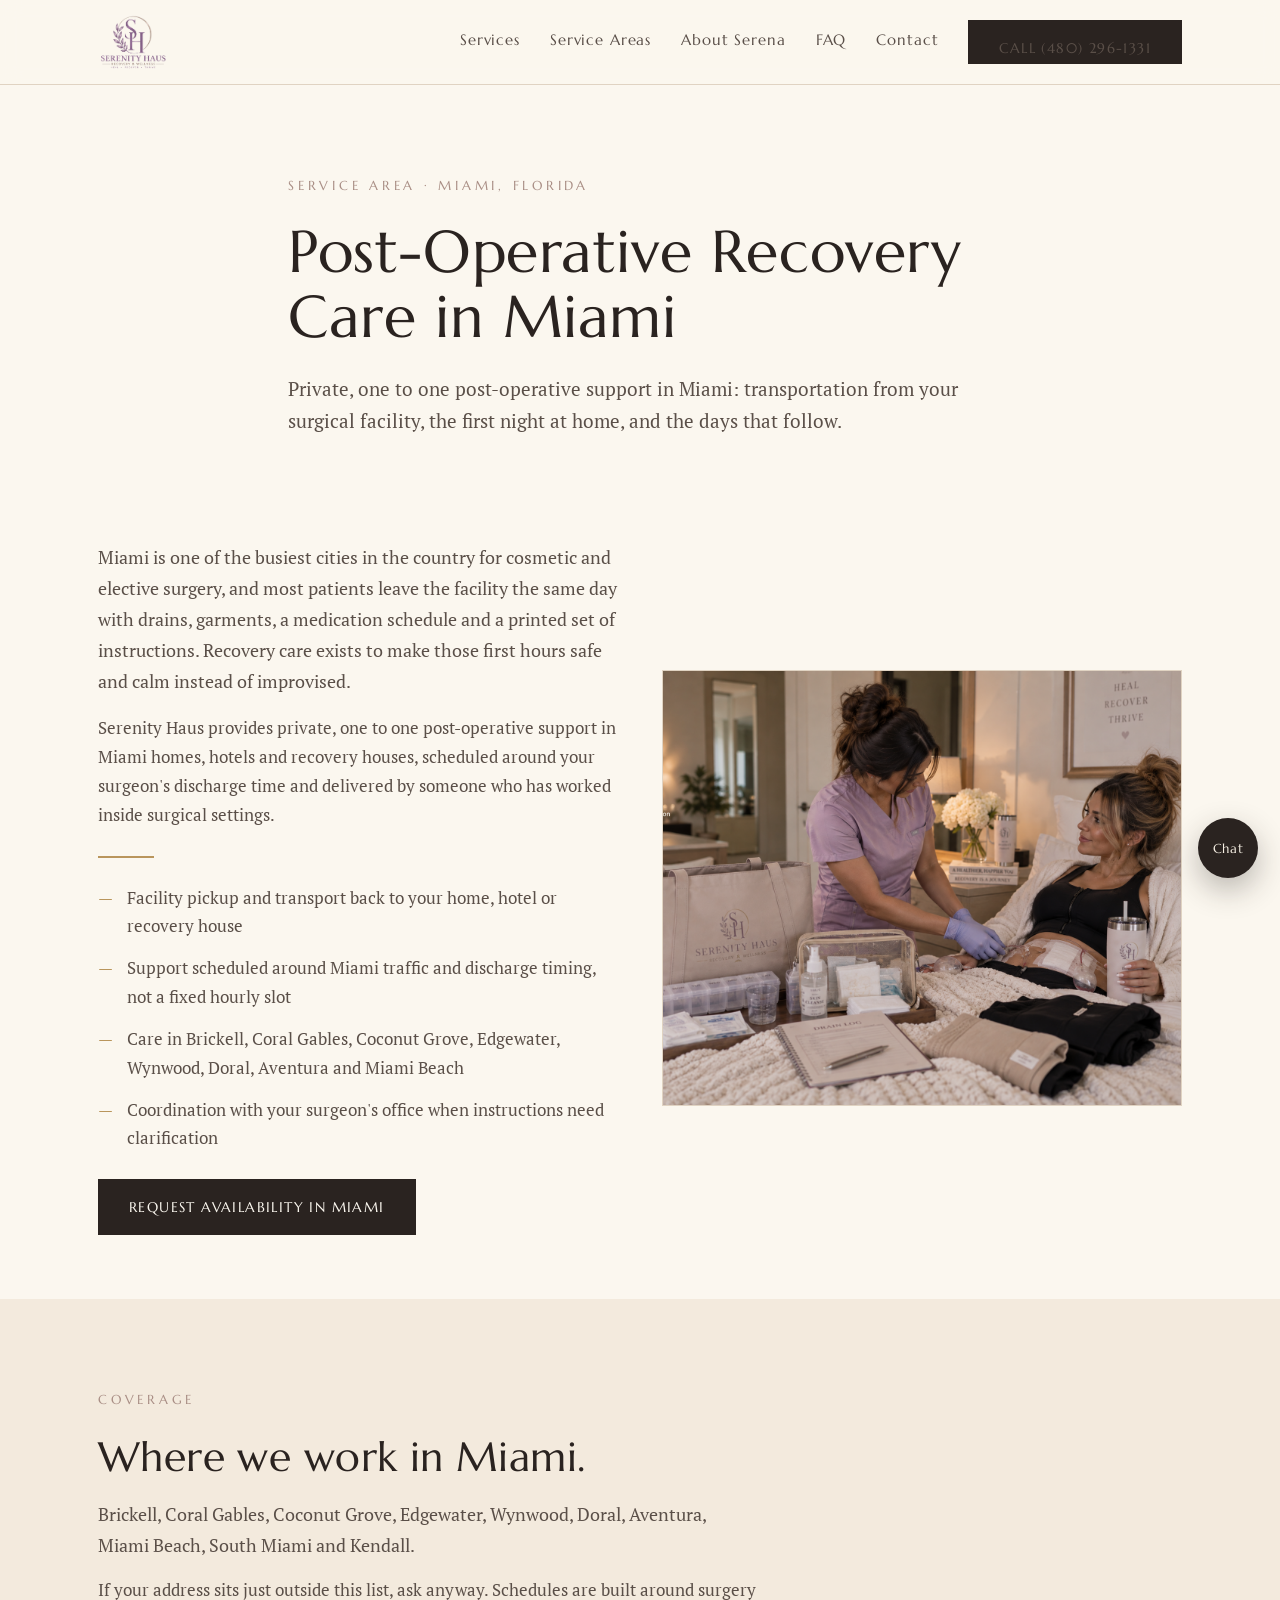
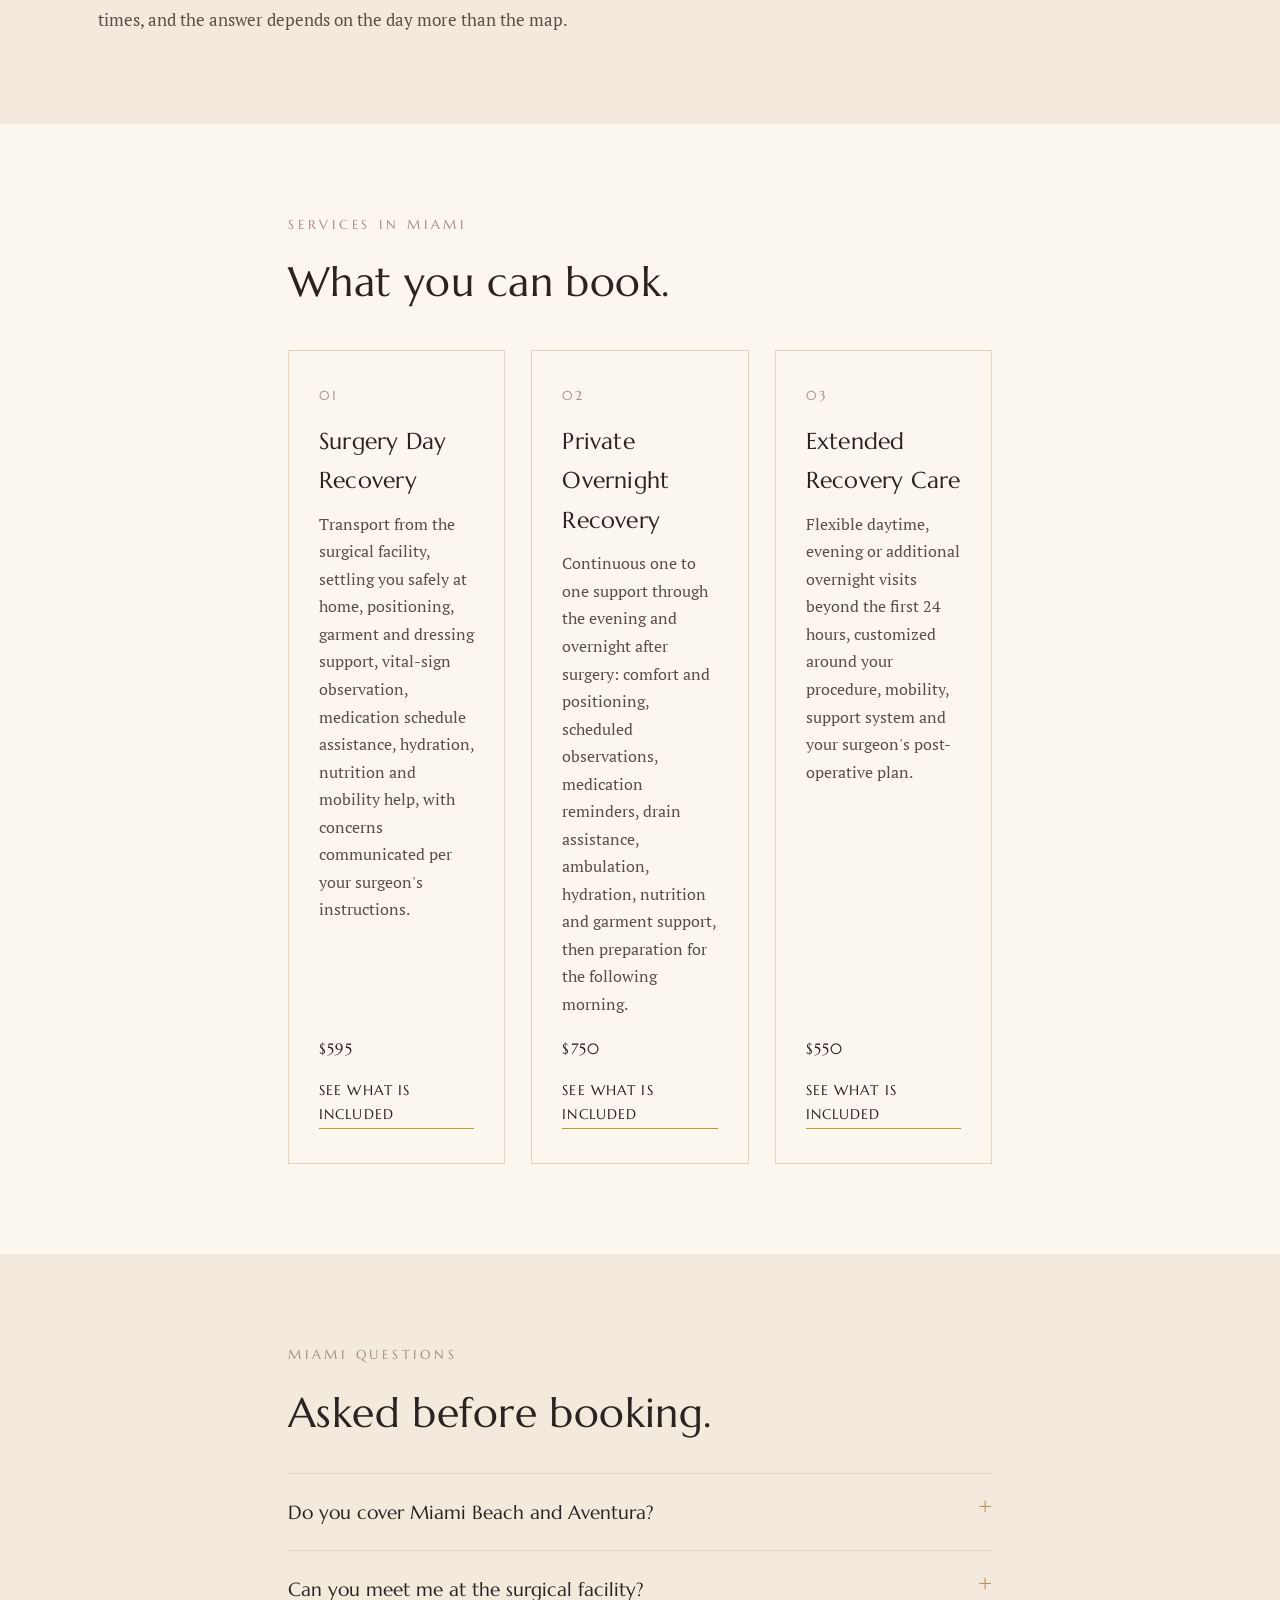
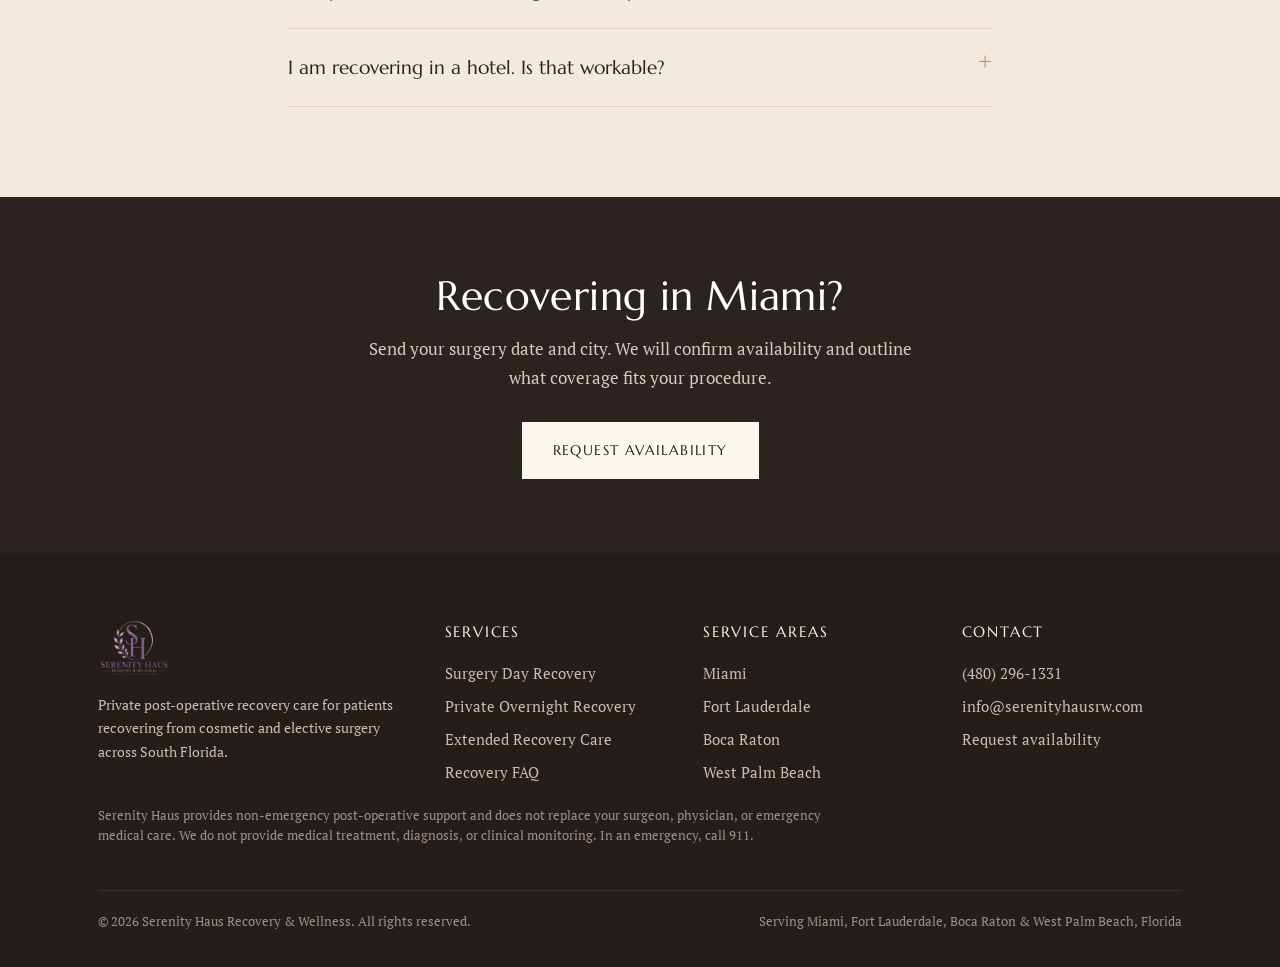
<file: post-op-recovery-miami.html>
<!DOCTYPE html>
<html lang="en"><head>
<meta charset="utf-8"><meta name="viewport" content="width=device-width,initial-scale=1">
<title>Post-Op Recovery Care in Miami, FL | Serenity Haus Recovery</title>
<meta name="description" content="Private post-operative recovery care in Miami: surgery day transport, overnight support and extended care in Brickell, Coral Gables, Coconut Grove and Edgewater. From $550.">
<link rel="canonical" href="https://serenityhausrecovery.com/post-op-recovery-miami">
<meta property="og:title" content="Post-Op Recovery Care in Miami, FL | Serenity Haus Recovery">
<meta property="og:description" content="Private post-operative recovery care in Miami: surgery day transport, overnight support and extended care in Brickell, Coral Gables, Coconut Grove and Edgewater. From $550.">
<meta property="og:type" content="website">
<meta property="og:url" content="https://serenityhausrecovery.com/post-op-recovery-miami">
<meta property="og:image" content="https://serenityhausrecovery.com/media/ChatGPT_Image_Sep_7__2026__01_52_34_PM.png">
<meta name="twitter:card" content="summary_large_image">
<link rel="preconnect" href="https://fonts.googleapis.com"><link rel="preconnect" href="https://fonts.gstatic.com" crossorigin>
<link href="https://fonts.googleapis.com/css2?family=Marcellus&family=PT+Serif:ital,wght@0,400;0,700;1,400&display=swap" rel="stylesheet">
<link rel="stylesheet" href="styles.css">
<link rel="icon" href="media/SHRW_NEW_LOGO.png">
<script type="application/ld+json">{"@context": "https://schema.org", "@type": "HomeHealthCareService", "name": "Serenity Haus Recovery & Wellness", "url": "https://serenityhausrecovery.com", "telephone": "+1-480-296-1331", "email": "info@serenityhausrw.com", "image": "https://serenityhausrecovery.com/media/Facetune_18-09-2026-20-20-34_2.jpeg", "description": "Private post-operative recovery care in Miami, Fort Lauderdale, Boca Raton and West Palm Beach, Florida.", "areaServed": [{"@type": "City", "name": "Miami"}, {"@type": "City", "name": "Fort Lauderdale"}, {"@type": "City", "name": "Boca Raton"}, {"@type": "City", "name": "West Palm Beach"}], "address": {"@type": "PostalAddress", "addressRegion": "FL", "addressCountry": "US"}, "priceRange": "$550-$750", "founder": {"@type": "Person", "name": "Serena"}, "knowsAbout": ["post-operative care", "cosmetic surgery recovery", "overnight recovery support"], "availableChannel": {"@type": "ServiceChannel", "servicePhone": {"@type": "ContactPoint", "telephone": "+1-480-296-1331", "contactType": "admissions"}}}</script>
<script type="application/ld+json">{"@context": "https://schema.org", "@type": "Service", "serviceType": "Post-operative recovery care", "provider": {"@type": "HomeHealthCareService", "name": "Serenity Haus Recovery & Wellness", "telephone": "+1-480-296-1331", "url": "https://serenityhausrecovery.com"}, "areaServed": {"@type": "City", "name": "Miami", "address": {"@type": "PostalAddress", "addressRegion": "FL", "addressCountry": "US"}}, "description": "Private post-operative recovery care in Miami: surgery day transport, overnight support and extended care in Brickell, Coral Gables, Coconut Grove and Edgewater. From $550."}</script>
</head><body><header><div class="wrap"><nav>
<a class="logo" href="index.html"><img src="media/SHRW_NEW_LOGO.png" alt="Serenity Haus Recovery and Wellness"></a>
<div class="links">
<a href="services.html">Services</a>
<a href="locations.html">Service Areas</a>
<a href="about.html">About Serena</a>
<a href="faq.html">FAQ</a>
<a href="contact.html">Contact</a>
<a class="btn" href="tel:+14802961331">Call (480) 296-1331</a>
</div>
<div class="mobile"><a href="tel:+14802961331" style="text-decoration:none">Call (480) 296-1331</a></div>
</nav></div></header>
<section style="padding-bottom:40px">
  <div class="wrap narrow">
    <div class="eyebrow">Service area &middot; Miami, Florida</div>
    <h1>Post-Operative Recovery Care in Miami</h1>
    <p class="sub" style="max-width:720px">Private, one to one post-operative support in Miami: transportation from your surgical facility, the first night at home, and the days that follow.</p>
  </div>
</section>

<section class="tight"><div class="wrap grid2">
  <div>
    <p class="lede">Miami is one of the busiest cities in the country for cosmetic and elective surgery, and most patients leave the facility the same day with drains, garments, a medication schedule and a printed set of instructions. Recovery care exists to make those first hours safe and calm instead of improvised.</p>
    <p style="margin-top:16px;color:var(--ink2)">Serenity Haus provides private, one to one post-operative support in Miami homes, hotels and recovery houses, scheduled around your surgeon's discharge time and delivered by someone who has worked inside surgical settings.</p>
    <div class="rule"></div>
    <div class="list">
      <div>Facility pickup and transport back to your home, hotel or recovery house</div><div>Support scheduled around Miami traffic and discharge timing, not a fixed hourly slot</div><div>Care in Brickell, Coral Gables, Coconut Grove, Edgewater, Wynwood, Doral, Aventura and Miami Beach</div><div>Coordination with your surgeon's office when instructions need clarification</div>
    </div>
    <p style="margin-top:26px"><a class="btn" href="contact.html">Request availability in Miami</a></p>
  </div>
  <div><img src="media/ChatGPT_Image_Sep_11__2026__09_12_52_PM.png" alt="Serenity Haus recovery setting in Miami" style="border:1px solid var(--line)"></div>
</div></section>

<section class="sand">
  <div class="wrap">
    <div class="eyebrow">Coverage</div>
    <h2>Where we work in Miami.</h2>
    <p class="lede">Brickell, Coral Gables, Coconut Grove, Edgewater, Wynwood, Doral, Aventura, Miami Beach, South Miami and Kendall.</p>
    <p style="margin-top:14px;color:var(--ink2);max-width:700px">If your address sits just outside this list, ask anyway. Schedules are built around surgery times, and the answer depends on the day more than the map.</p>
  </div>
</section>

<section>
  <div class="wrap narrow">
    <div class="eyebrow">Services in Miami</div>
    <h2>What you can book.</h2>
    <div class="grid3">
<div class="card"><div class="num">01</div><h3>Surgery Day Recovery</h3>
<p>Transport from the surgical facility, settling you safely at home, positioning, garment and dressing support, vital-sign observation, medication schedule assistance, hydration, nutrition and mobility help, with concerns communicated per your surgeon's instructions.</p>
<div class="price">$595</div><a class="more" href="services.html#surgery-day">See what is included</a></div>
<div class="card"><div class="num">02</div><h3>Private Overnight Recovery</h3>
<p>Continuous one to one support through the evening and overnight after surgery: comfort and positioning, scheduled observations, medication reminders, drain assistance, ambulation, hydration, nutrition and garment support, then preparation for the following morning.</p>
<div class="price">$750</div><a class="more" href="services.html#overnight">See what is included</a></div>
<div class="card"><div class="num">03</div><h3>Extended Recovery Care</h3>
<p>Flexible daytime, evening or additional overnight visits beyond the first 24 hours, customized around your procedure, mobility, support system and your surgeon's post-operative plan.</p>
<div class="price">$550</div><a class="more" href="services.html#extended">See what is included</a></div>
</div>
  </div>
</section>

<section class="sand">
  <div class="wrap narrow">
    <div class="eyebrow">Miami questions</div>
    <h2>Asked before booking.</h2>
    <div class="faq"><details><summary>Do you cover Miami Beach and Aventura?</summary><p>Yes. Coverage includes Miami Beach, Aventura and the surrounding areas. Mention your exact address when you request availability so we can confirm timing.</p></details><details><summary>Can you meet me at the surgical facility?</summary><p>Yes. Surgery Day Recovery includes transportation from the facility. Share the facility name and expected discharge time in advance.</p></details><details><summary>I am recovering in a hotel. Is that workable?</summary><p>Yes. Hotel and recovery house stays are common in Miami. We plan around privacy, parking and what the property allows.</p></details></div>
  </div>
</section>
<div class="cta-band"><div class="wrap"><h2>Recovering in Miami?</h2><p>Send your surgery date and city. We will confirm availability and outline what coverage fits your procedure.</p>
<a class="btn" href="contact.html">Request availability</a></div></div>
<footer><div class="wrap">
<div class="fgrid">
<div><img src="media/SHRW_NEW_LOGO.png" alt="Serenity Haus Recovery" style="height:58px;margin-bottom:16px">
<p style="max-width:320px;font-size:14px;line-height:1.7">Private post-operative recovery care for patients recovering from cosmetic and elective surgery across South Florida.</p>
</div>
<div><h4>Services</h4><a href="services.html#surgery-day">Surgery Day Recovery</a><a href="services.html#overnight">Private Overnight Recovery</a><a href="services.html#extended">Extended Recovery Care</a><a href="faq.html">Recovery FAQ</a></div>
<div><h4>Service Areas</h4><a href="post-op-recovery-miami.html">Miami</a><a href="post-op-recovery-fort-lauderdale.html">Fort Lauderdale</a><a href="post-op-recovery-boca-raton.html">Boca Raton</a><a href="post-op-recovery-west-palm-beach.html">West Palm Beach</a></div>
<div><h4>Contact</h4><a href="tel:+14802961331">(480) 296-1331</a><a href="mailto:info@serenityhausrw.com">info@serenityhausrw.com</a><a href="contact.html">Request availability</a></div>
</div>
<div class="disclaim">Serenity Haus provides non-emergency post-operative support and does not replace your surgeon, physician, or emergency medical care. We do not provide medical treatment, diagnosis, or clinical monitoring. In an emergency, call 911.</div>
<div class="fbot"><span>&copy; 2026 Serenity Haus Recovery &amp; Wellness. All rights reserved.</span><span>Serving Miami, Fort Lauderdale, Boca Raton &amp; West Palm Beach, Florida</span></div>
</div></footer><button id="shw-bubble" aria-label="Open the Serenity Haus assistant">Chat</button>
<div id="shw" class="assistant" role="dialog" aria-label="Serenity Haus assistant">
  <div class="hd"><div class="av">SH</div><div><b>Serenity Haus</b><span>Recovery planning &middot; replies fast</span></div>
  <button data-close aria-label="Close">&times;</button></div>
  <div class="bd"><div class="msg" id="shw-msg"></div><div class="opts" id="shw-opts"></div></div>
  <div class="foot">Non-emergency questions only. Text or call <a href="tel:+14802961331">(480) 296-1331</a>.</div>
</div>
<script>window.SHW_CFG = {"steps": {"start": {"msg": "Do you have surgery scheduled in Miami?", "opts": [{"t": "Yes, date is set", "step": "c1"}, {"t": "Scheduled, deciding on help", "step": "c1"}, {"t": "Not yet, just planning", "step": "c2"}]}, "c1": {"msg": "We cover Miami and the surrounding areas. What kind of support do you need?", "opts": [{"t": "Surgery day and the first night", "href": "services.html"}, {"t": "Overnight care only", "href": "services.html#overnight"}, {"t": "Several days of help", "href": "services.html#extended"}]}, "c2": {"msg": "Good to plan early. We can hold a tentative date in Miami once you know your surgeon's schedule.", "opts": [{"t": "Request availability", "href": "contact.html"}, {"t": "Text us", "href": "sms:+14802961331"}]}}};</script>
<script src="assistant.js"></script>
</body></html>
</file>
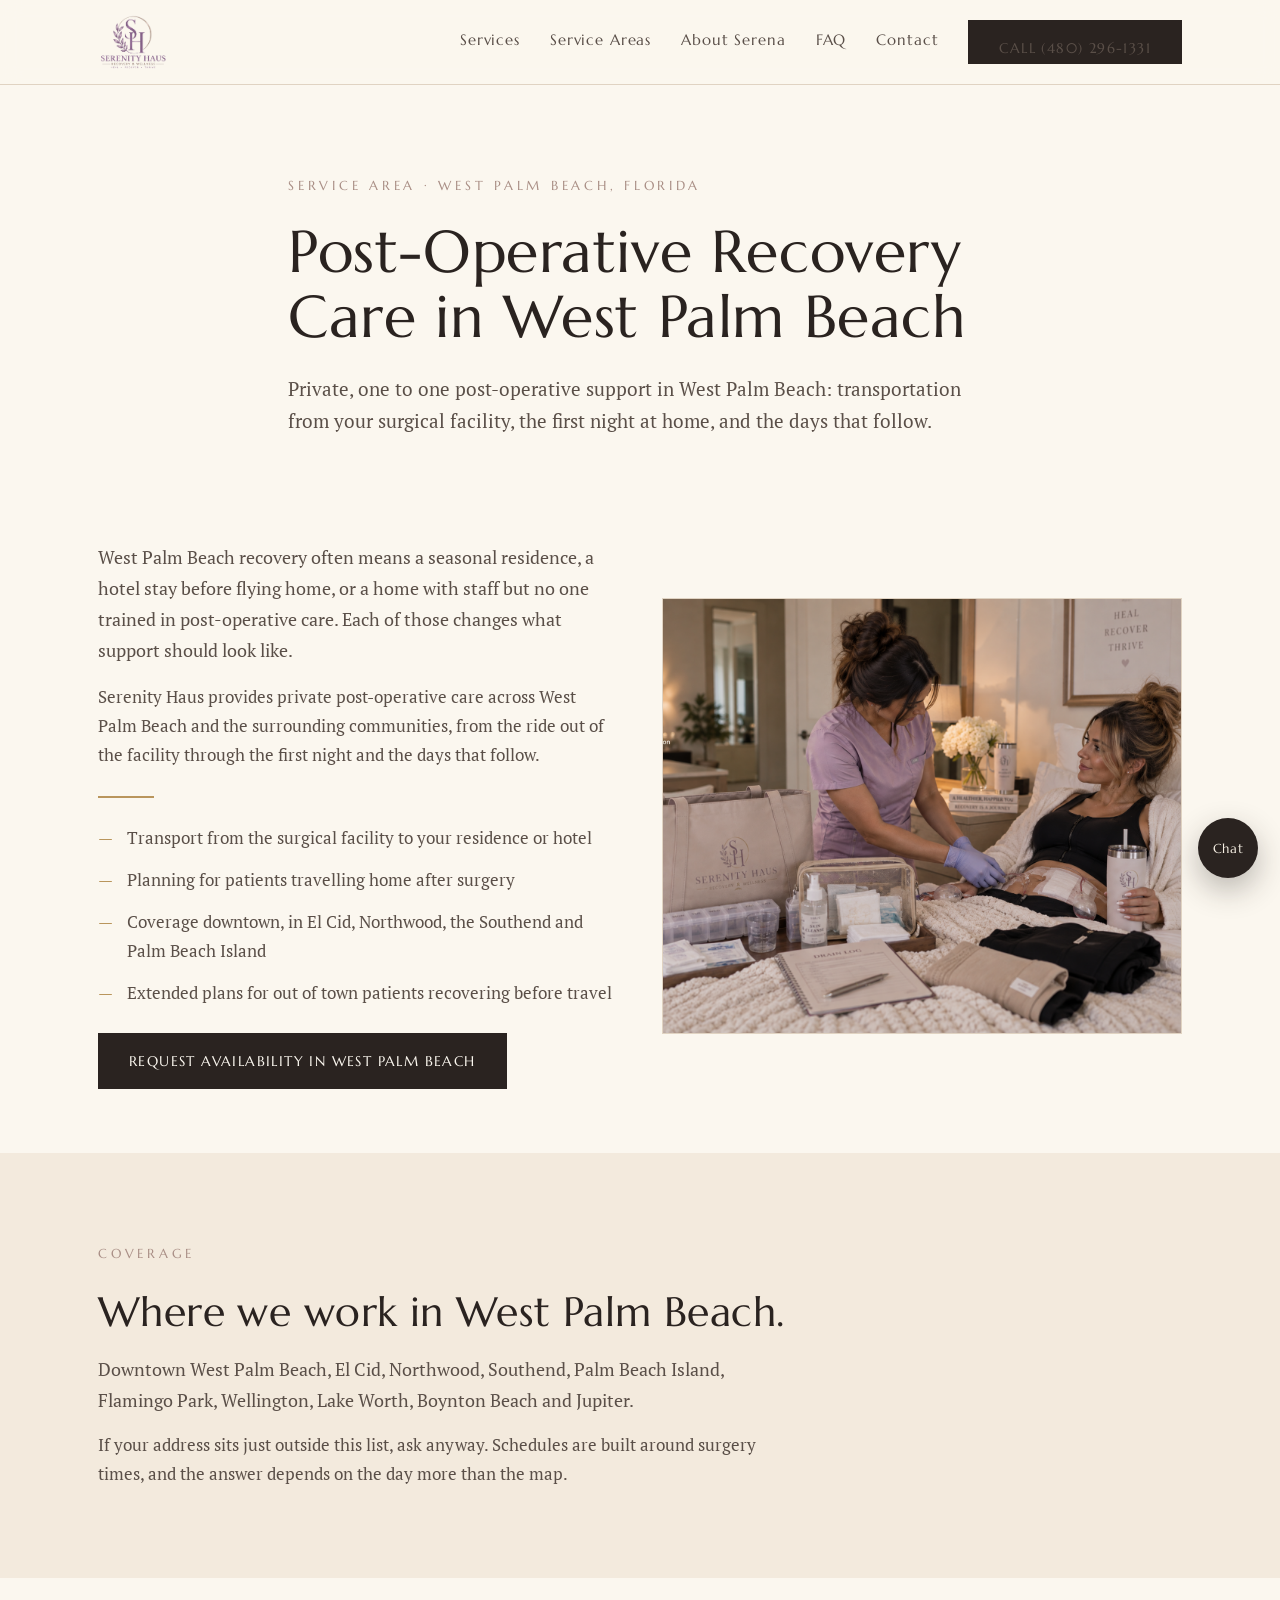
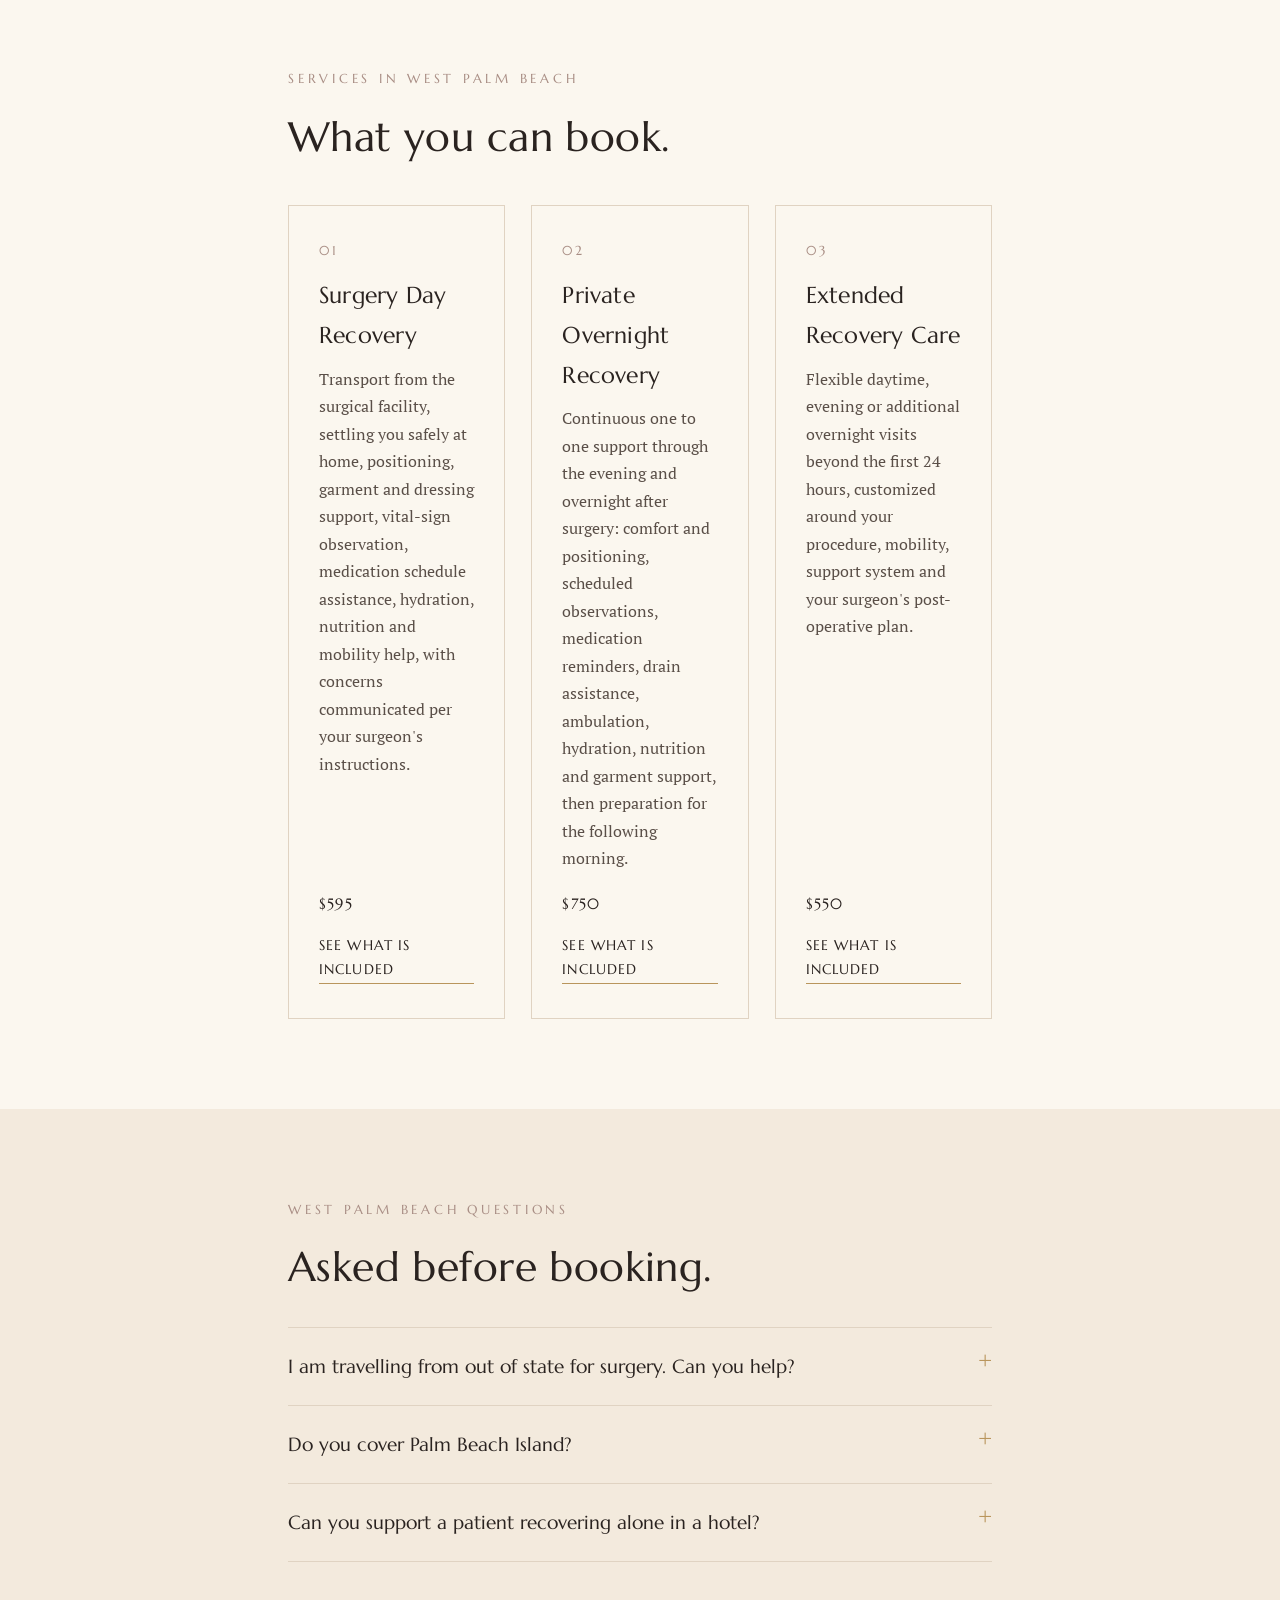
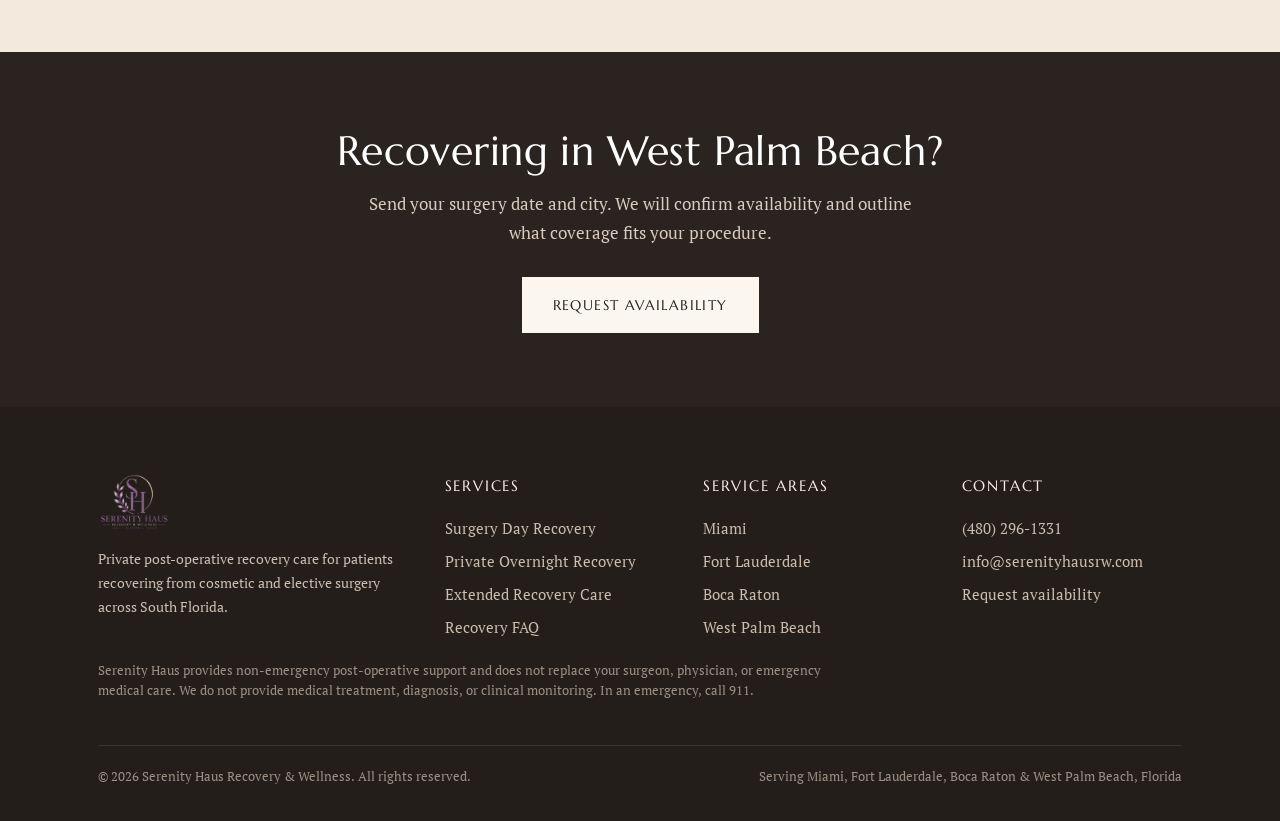
<file: post-op-recovery-west-palm-beach.html>
<!DOCTYPE html>
<html lang="en"><head>
<meta charset="utf-8"><meta name="viewport" content="width=device-width,initial-scale=1">
<title>Post-Op Recovery Care in West Palm Beach, FL | Serenity Haus Recovery</title>
<meta name="description" content="Private post-operative recovery care in West Palm Beach: surgery day transport, overnight support and extended care downtown, El Cid and Palm Beach Island. From $550.">
<link rel="canonical" href="https://serenityhausrecovery.com/post-op-recovery-west-palm-beach">
<meta property="og:title" content="Post-Op Recovery Care in West Palm Beach, FL | Serenity Haus Recovery">
<meta property="og:description" content="Private post-operative recovery care in West Palm Beach: surgery day transport, overnight support and extended care downtown, El Cid and Palm Beach Island. From $550.">
<meta property="og:type" content="website">
<meta property="og:url" content="https://serenityhausrecovery.com/post-op-recovery-west-palm-beach">
<meta property="og:image" content="https://serenityhausrecovery.com/media/ChatGPT_Image_Sep_7__2026__01_52_34_PM.png">
<meta name="twitter:card" content="summary_large_image">
<link rel="preconnect" href="https://fonts.googleapis.com"><link rel="preconnect" href="https://fonts.gstatic.com" crossorigin>
<link href="https://fonts.googleapis.com/css2?family=Marcellus&family=PT+Serif:ital,wght@0,400;0,700;1,400&display=swap" rel="stylesheet">
<link rel="stylesheet" href="styles.css">
<link rel="icon" href="media/SHRW_NEW_LOGO.png">
<script type="application/ld+json">{"@context": "https://schema.org", "@type": "HomeHealthCareService", "name": "Serenity Haus Recovery & Wellness", "url": "https://serenityhausrecovery.com", "telephone": "+1-480-296-1331", "email": "info@serenityhausrw.com", "image": "https://serenityhausrecovery.com/media/Facetune_18-09-2026-20-20-34_2.jpeg", "description": "Private post-operative recovery care in Miami, Fort Lauderdale, Boca Raton and West Palm Beach, Florida.", "areaServed": [{"@type": "City", "name": "Miami"}, {"@type": "City", "name": "Fort Lauderdale"}, {"@type": "City", "name": "Boca Raton"}, {"@type": "City", "name": "West Palm Beach"}], "address": {"@type": "PostalAddress", "addressRegion": "FL", "addressCountry": "US"}, "priceRange": "$550-$750", "founder": {"@type": "Person", "name": "Serena"}, "knowsAbout": ["post-operative care", "cosmetic surgery recovery", "overnight recovery support"], "availableChannel": {"@type": "ServiceChannel", "servicePhone": {"@type": "ContactPoint", "telephone": "+1-480-296-1331", "contactType": "admissions"}}}</script>
<script type="application/ld+json">{"@context": "https://schema.org", "@type": "Service", "serviceType": "Post-operative recovery care", "provider": {"@type": "HomeHealthCareService", "name": "Serenity Haus Recovery & Wellness", "telephone": "+1-480-296-1331", "url": "https://serenityhausrecovery.com"}, "areaServed": {"@type": "City", "name": "West Palm Beach", "address": {"@type": "PostalAddress", "addressRegion": "FL", "addressCountry": "US"}}, "description": "Private post-operative recovery care in West Palm Beach: surgery day transport, overnight support and extended care downtown, El Cid and Palm Beach Island. From $550."}</script>
</head><body><header><div class="wrap"><nav>
<a class="logo" href="index.html"><img src="media/SHRW_NEW_LOGO.png" alt="Serenity Haus Recovery and Wellness"></a>
<div class="links">
<a href="services.html">Services</a>
<a href="locations.html">Service Areas</a>
<a href="about.html">About Serena</a>
<a href="faq.html">FAQ</a>
<a href="contact.html">Contact</a>
<a class="btn" href="tel:+14802961331">Call (480) 296-1331</a>
</div>
<div class="mobile"><a href="tel:+14802961331" style="text-decoration:none">Call (480) 296-1331</a></div>
</nav></div></header>
<section style="padding-bottom:40px">
  <div class="wrap narrow">
    <div class="eyebrow">Service area &middot; West Palm Beach, Florida</div>
    <h1>Post-Operative Recovery Care in West Palm Beach</h1>
    <p class="sub" style="max-width:720px">Private, one to one post-operative support in West Palm Beach: transportation from your surgical facility, the first night at home, and the days that follow.</p>
  </div>
</section>

<section class="tight"><div class="wrap grid2">
  <div>
    <p class="lede">West Palm Beach recovery often means a seasonal residence, a hotel stay before flying home, or a home with staff but no one trained in post-operative care. Each of those changes what support should look like.</p>
    <p style="margin-top:16px;color:var(--ink2)">Serenity Haus provides private post-operative care across West Palm Beach and the surrounding communities, from the ride out of the facility through the first night and the days that follow.</p>
    <div class="rule"></div>
    <div class="list">
      <div>Transport from the surgical facility to your residence or hotel</div><div>Planning for patients travelling home after surgery</div><div>Coverage downtown, in El Cid, Northwood, the Southend and Palm Beach Island</div><div>Extended plans for out of town patients recovering before travel</div>
    </div>
    <p style="margin-top:26px"><a class="btn" href="contact.html">Request availability in West Palm Beach</a></p>
  </div>
  <div><img src="media/ChatGPT_Image_Sep_11__2026__09_12_52_PM.png" alt="Serenity Haus recovery setting in West Palm Beach" style="border:1px solid var(--line)"></div>
</div></section>

<section class="sand">
  <div class="wrap">
    <div class="eyebrow">Coverage</div>
    <h2>Where we work in West Palm Beach.</h2>
    <p class="lede">Downtown West Palm Beach, El Cid, Northwood, Southend, Palm Beach Island, Flamingo Park, Wellington, Lake Worth, Boynton Beach and Jupiter.</p>
    <p style="margin-top:14px;color:var(--ink2);max-width:700px">If your address sits just outside this list, ask anyway. Schedules are built around surgery times, and the answer depends on the day more than the map.</p>
  </div>
</section>

<section>
  <div class="wrap narrow">
    <div class="eyebrow">Services in West Palm Beach</div>
    <h2>What you can book.</h2>
    <div class="grid3">
<div class="card"><div class="num">01</div><h3>Surgery Day Recovery</h3>
<p>Transport from the surgical facility, settling you safely at home, positioning, garment and dressing support, vital-sign observation, medication schedule assistance, hydration, nutrition and mobility help, with concerns communicated per your surgeon's instructions.</p>
<div class="price">$595</div><a class="more" href="services.html#surgery-day">See what is included</a></div>
<div class="card"><div class="num">02</div><h3>Private Overnight Recovery</h3>
<p>Continuous one to one support through the evening and overnight after surgery: comfort and positioning, scheduled observations, medication reminders, drain assistance, ambulation, hydration, nutrition and garment support, then preparation for the following morning.</p>
<div class="price">$750</div><a class="more" href="services.html#overnight">See what is included</a></div>
<div class="card"><div class="num">03</div><h3>Extended Recovery Care</h3>
<p>Flexible daytime, evening or additional overnight visits beyond the first 24 hours, customized around your procedure, mobility, support system and your surgeon's post-operative plan.</p>
<div class="price">$550</div><a class="more" href="services.html#extended">See what is included</a></div>
</div>
  </div>
</section>

<section class="sand">
  <div class="wrap narrow">
    <div class="eyebrow">West Palm Beach questions</div>
    <h2>Asked before booking.</h2>
    <div class="faq"><details><summary>I am travelling from out of state for surgery. Can you help?</summary><p>Yes. That is a common situation here. We plan around your hotel stay, your return flight and what your surgeon advises before travel.</p></details><details><summary>Do you cover Palm Beach Island?</summary><p>Yes, coverage includes Palm Beach Island. Mention access details for the property when you request availability.</p></details><details><summary>Can you support a patient recovering alone in a hotel?</summary><p>Yes. Overnight and multi-day plans are built for exactly that situation.</p></details></div>
  </div>
</section>
<div class="cta-band"><div class="wrap"><h2>Recovering in West Palm Beach?</h2><p>Send your surgery date and city. We will confirm availability and outline what coverage fits your procedure.</p>
<a class="btn" href="contact.html">Request availability</a></div></div>
<footer><div class="wrap">
<div class="fgrid">
<div><img src="media/SHRW_NEW_LOGO.png" alt="Serenity Haus Recovery" style="height:58px;margin-bottom:16px">
<p style="max-width:320px;font-size:14px;line-height:1.7">Private post-operative recovery care for patients recovering from cosmetic and elective surgery across South Florida.</p>
</div>
<div><h4>Services</h4><a href="services.html#surgery-day">Surgery Day Recovery</a><a href="services.html#overnight">Private Overnight Recovery</a><a href="services.html#extended">Extended Recovery Care</a><a href="faq.html">Recovery FAQ</a></div>
<div><h4>Service Areas</h4><a href="post-op-recovery-miami.html">Miami</a><a href="post-op-recovery-fort-lauderdale.html">Fort Lauderdale</a><a href="post-op-recovery-boca-raton.html">Boca Raton</a><a href="post-op-recovery-west-palm-beach.html">West Palm Beach</a></div>
<div><h4>Contact</h4><a href="tel:+14802961331">(480) 296-1331</a><a href="mailto:info@serenityhausrw.com">info@serenityhausrw.com</a><a href="contact.html">Request availability</a></div>
</div>
<div class="disclaim">Serenity Haus provides non-emergency post-operative support and does not replace your surgeon, physician, or emergency medical care. We do not provide medical treatment, diagnosis, or clinical monitoring. In an emergency, call 911.</div>
<div class="fbot"><span>&copy; 2026 Serenity Haus Recovery &amp; Wellness. All rights reserved.</span><span>Serving Miami, Fort Lauderdale, Boca Raton &amp; West Palm Beach, Florida</span></div>
</div></footer><button id="shw-bubble" aria-label="Open the Serenity Haus assistant">Chat</button>
<div id="shw" class="assistant" role="dialog" aria-label="Serenity Haus assistant">
  <div class="hd"><div class="av">SH</div><div><b>Serenity Haus</b><span>Recovery planning &middot; replies fast</span></div>
  <button data-close aria-label="Close">&times;</button></div>
  <div class="bd"><div class="msg" id="shw-msg"></div><div class="opts" id="shw-opts"></div></div>
  <div class="foot">Non-emergency questions only. Text or call <a href="tel:+14802961331">(480) 296-1331</a>.</div>
</div>
<script>window.SHW_CFG = {"steps": {"start": {"msg": "Do you have surgery scheduled in West Palm Beach?", "opts": [{"t": "Yes, date is set", "step": "c1"}, {"t": "Scheduled, deciding on help", "step": "c1"}, {"t": "Not yet, just planning", "step": "c2"}]}, "c1": {"msg": "We cover West Palm Beach and the surrounding areas. What kind of support do you need?", "opts": [{"t": "Surgery day and the first night", "href": "services.html"}, {"t": "Overnight care only", "href": "services.html#overnight"}, {"t": "Several days of help", "href": "services.html#extended"}]}, "c2": {"msg": "Good to plan early. We can hold a tentative date in West Palm Beach once you know your surgeon's schedule.", "opts": [{"t": "Request availability", "href": "contact.html"}, {"t": "Text us", "href": "sms:+14802961331"}]}}};</script>
<script src="assistant.js"></script>
</body></html>
</file>
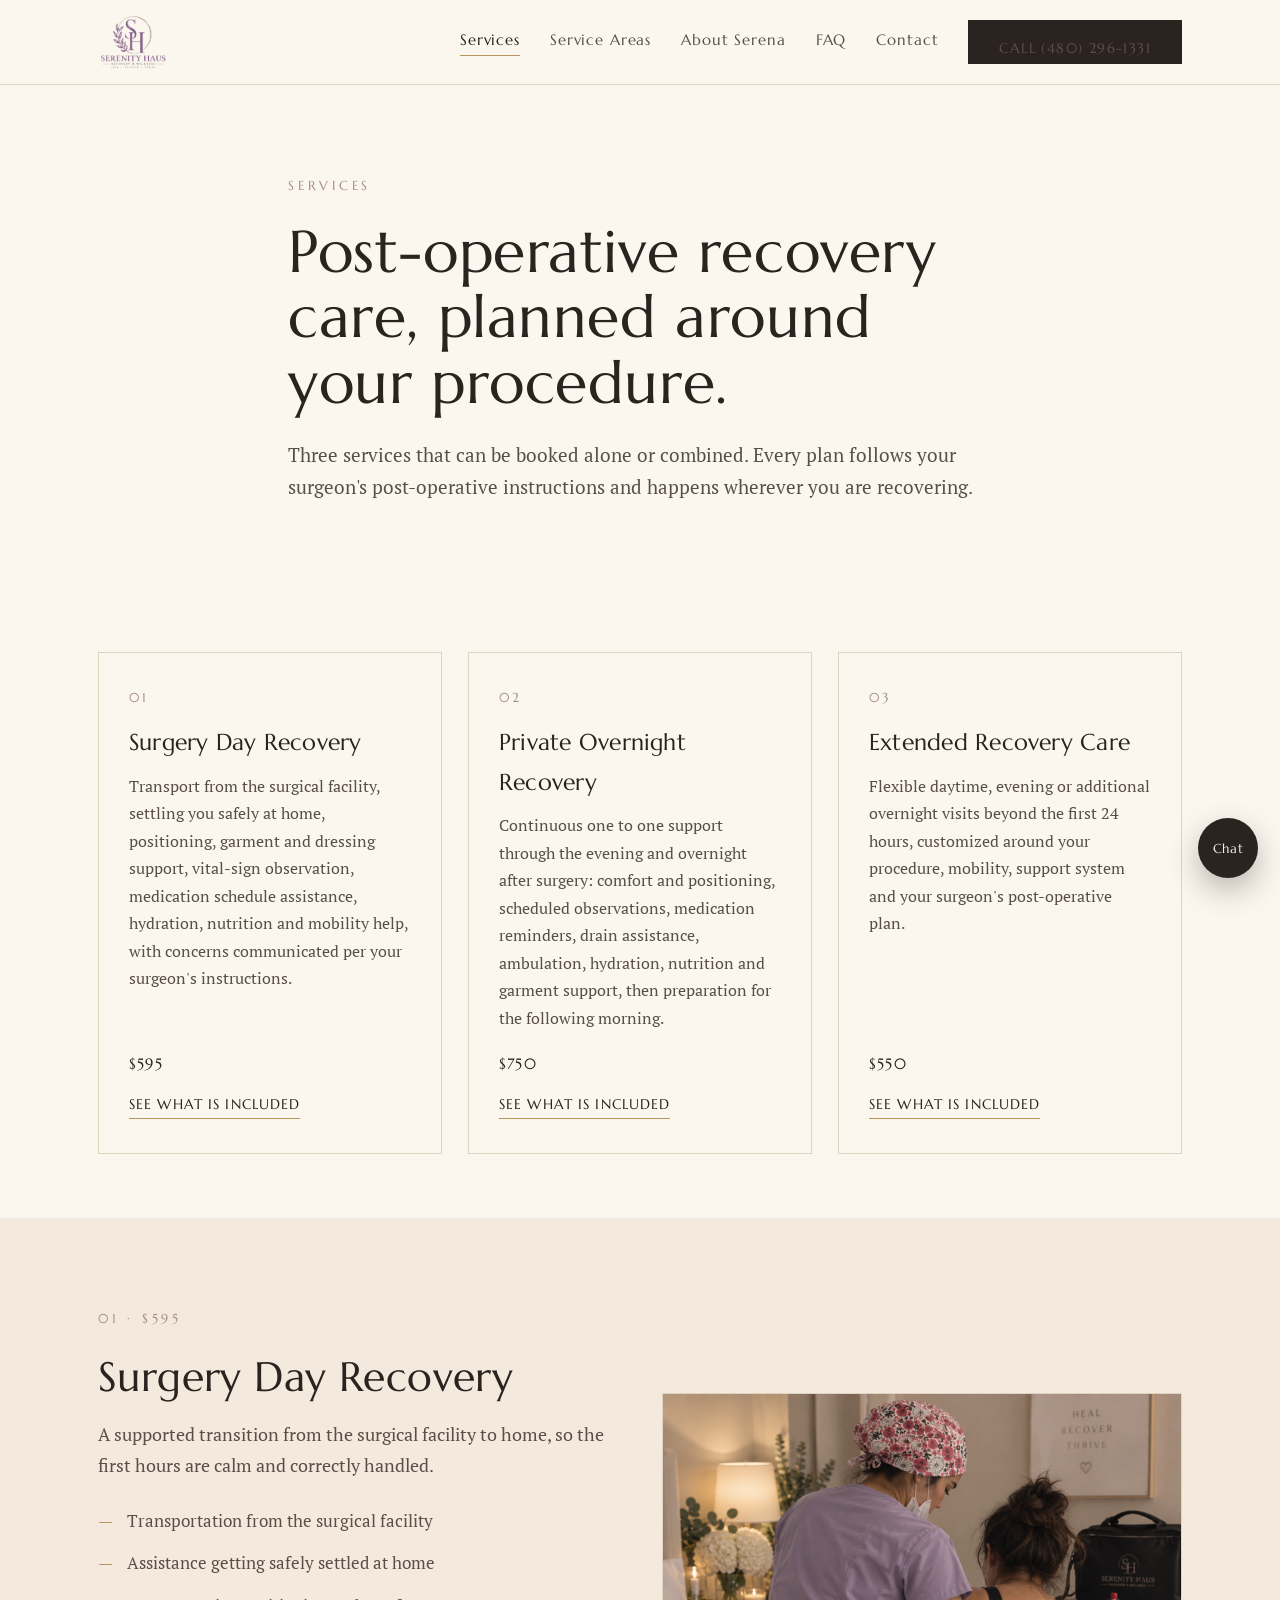
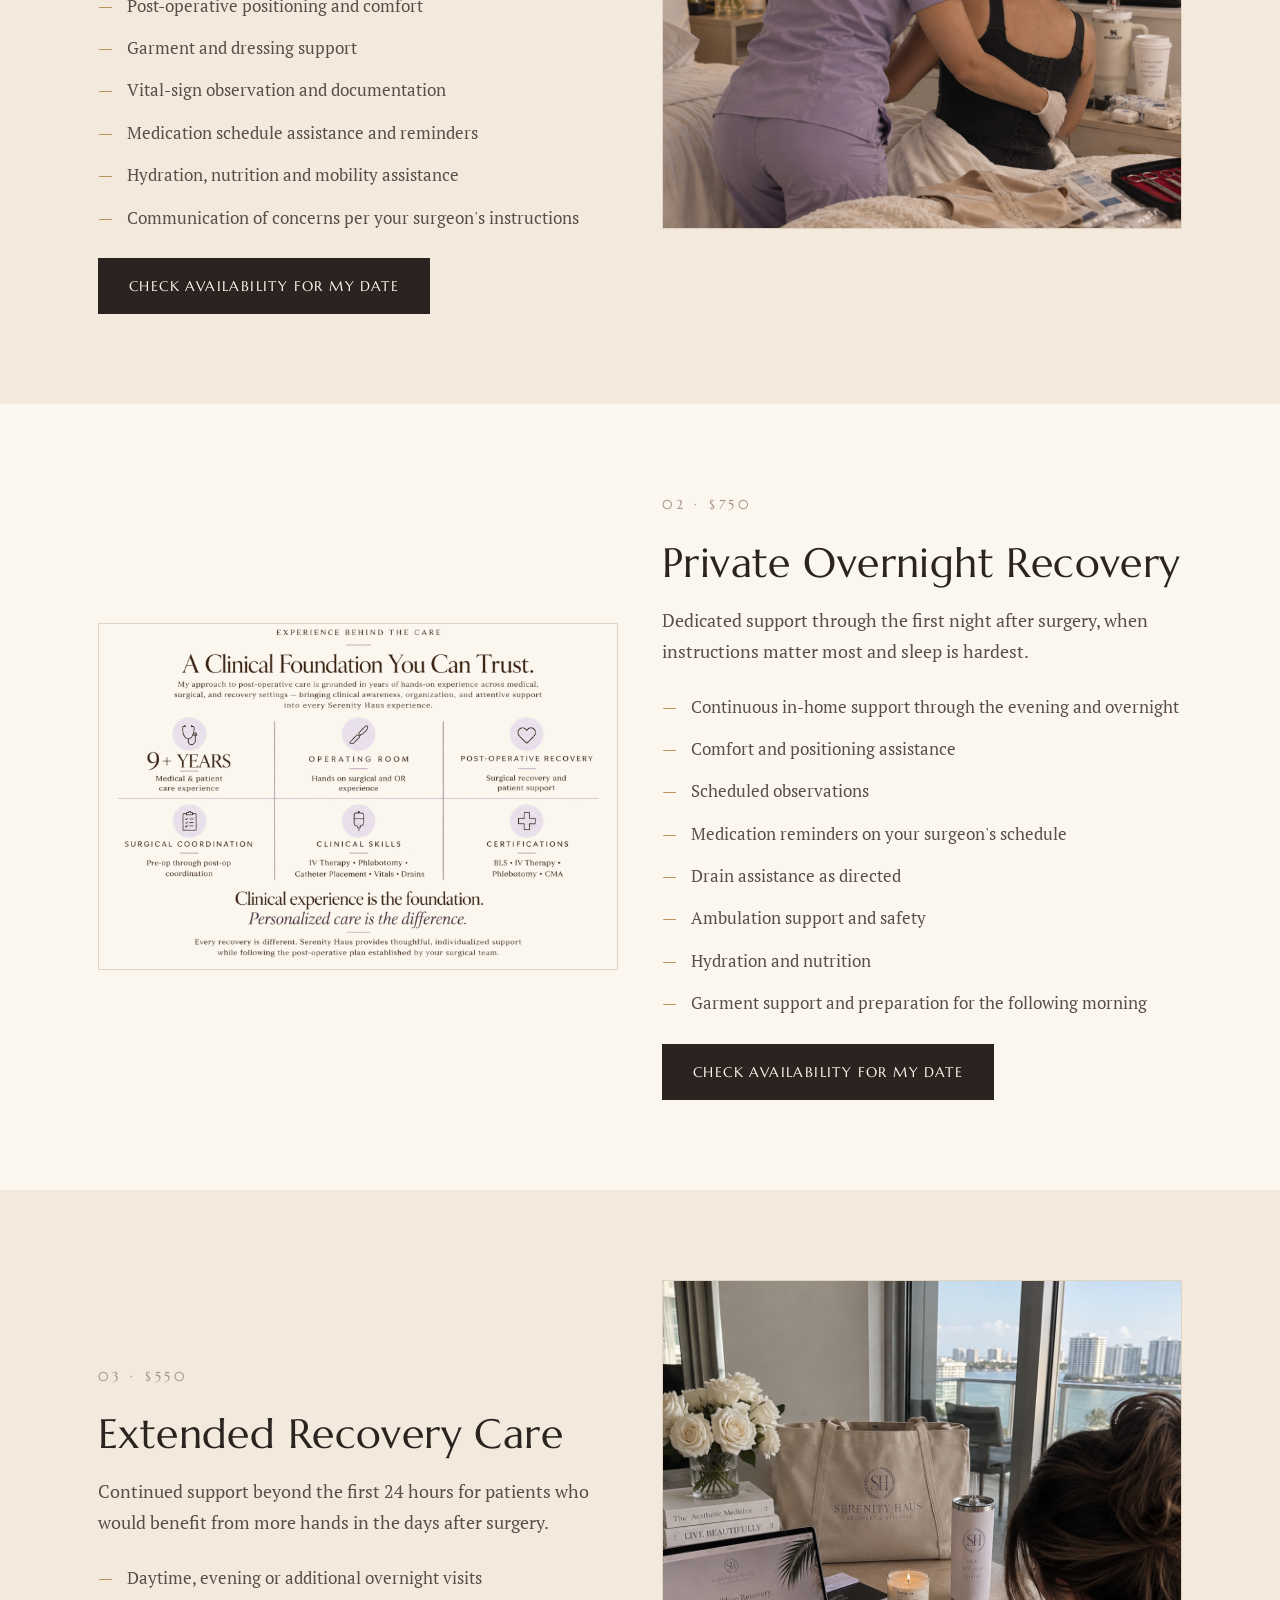
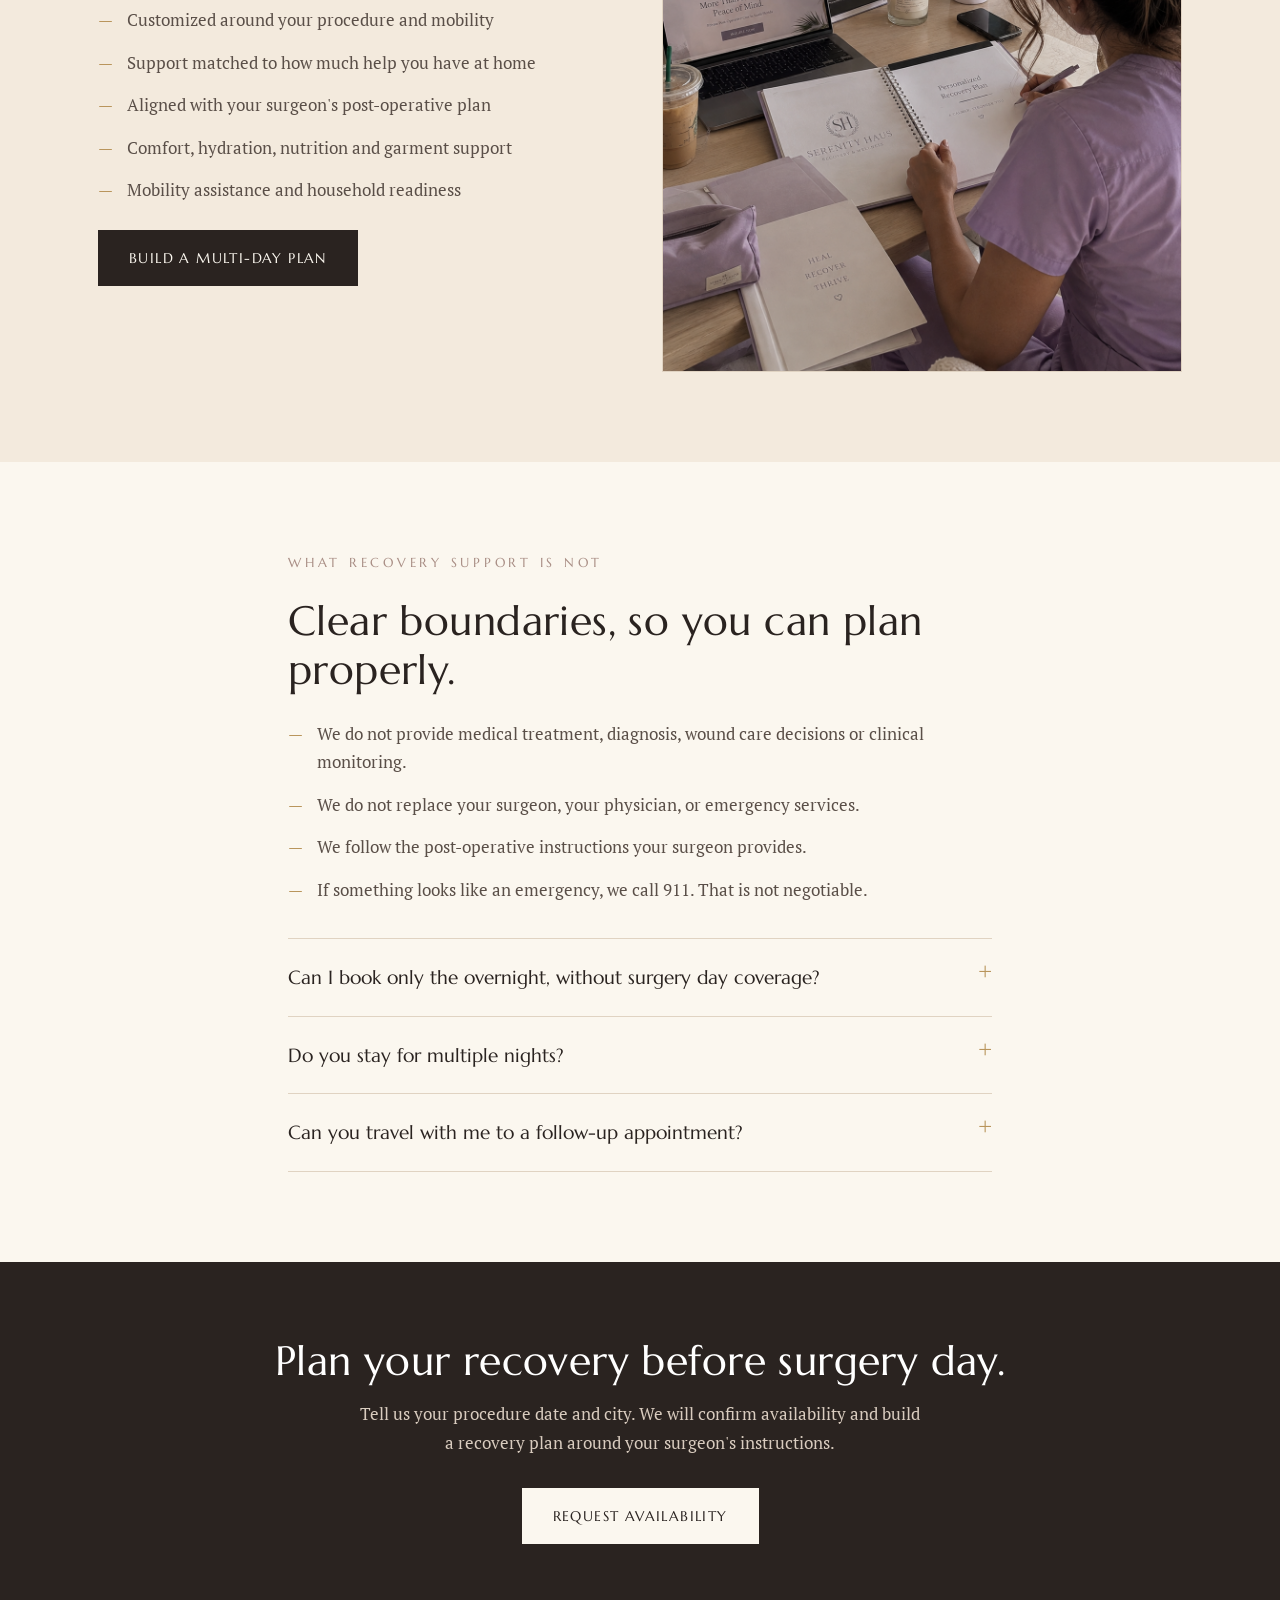
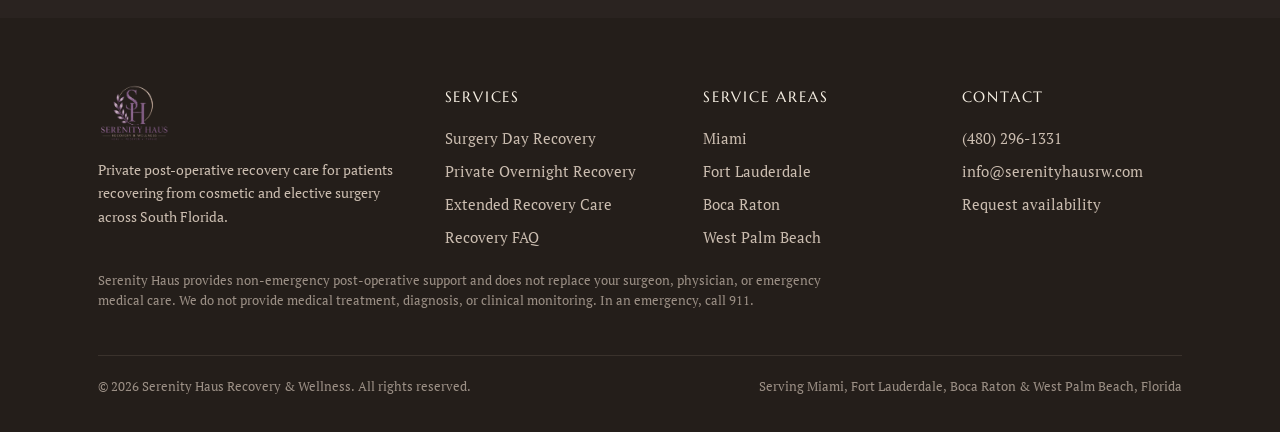
<file: services.html>
<!DOCTYPE html>
<html lang="en"><head>
<meta charset="utf-8"><meta name="viewport" content="width=device-width,initial-scale=1">
<title>Post-Operative Recovery Services & Pricing | Serenity Haus Recovery</title>
<meta name="description" content="Surgery Day Recovery $595, Private Overnight Recovery $750 and Extended Recovery Care $550. Private post-operative support in Miami, Fort Lauderdale, Boca Raton and West Palm Beach.">
<link rel="canonical" href="https://serenityhausrecovery.com/services">
<meta property="og:title" content="Post-Operative Recovery Services & Pricing | Serenity Haus Recovery">
<meta property="og:description" content="Surgery Day Recovery $595, Private Overnight Recovery $750 and Extended Recovery Care $550. Private post-operative support in Miami, Fort Lauderdale, Boca Raton and West Palm Beach.">
<meta property="og:type" content="website">
<meta property="og:url" content="https://serenityhausrecovery.com/services">
<meta property="og:image" content="https://serenityhausrecovery.com/media/ChatGPT_Image_Sep_7__2026__01_52_34_PM.png">
<meta name="twitter:card" content="summary_large_image">
<link rel="preconnect" href="https://fonts.googleapis.com"><link rel="preconnect" href="https://fonts.gstatic.com" crossorigin>
<link href="https://fonts.googleapis.com/css2?family=Marcellus&family=PT+Serif:ital,wght@0,400;0,700;1,400&display=swap" rel="stylesheet">
<link rel="stylesheet" href="styles.css">
<link rel="icon" href="media/SHRW_NEW_LOGO.png">
<script type="application/ld+json">{"@context": "https://schema.org", "@type": "HomeHealthCareService", "name": "Serenity Haus Recovery & Wellness", "url": "https://serenityhausrecovery.com", "telephone": "+1-480-296-1331", "email": "info@serenityhausrw.com", "image": "https://serenityhausrecovery.com/media/Facetune_18-09-2026-20-20-34_2.jpeg", "description": "Private post-operative recovery care in Miami, Fort Lauderdale, Boca Raton and West Palm Beach, Florida.", "areaServed": [{"@type": "City", "name": "Miami"}, {"@type": "City", "name": "Fort Lauderdale"}, {"@type": "City", "name": "Boca Raton"}, {"@type": "City", "name": "West Palm Beach"}], "address": {"@type": "PostalAddress", "addressRegion": "FL", "addressCountry": "US"}, "priceRange": "$550-$750", "founder": {"@type": "Person", "name": "Serena"}, "knowsAbout": ["post-operative care", "cosmetic surgery recovery", "overnight recovery support"], "availableChannel": {"@type": "ServiceChannel", "servicePhone": {"@type": "ContactPoint", "telephone": "+1-480-296-1331", "contactType": "admissions"}}}</script>
<script type="application/ld+json">{"@context": "https://schema.org", "@type": "OfferCatalog", "name": "Post-operative recovery care", "itemListElement": [{"@type": "Offer", "itemOffered": {"@type": "Service", "name": "Surgery Day Recovery", "description": "Transport from the surgical facility, settling at home, positioning, garment and dressing support, vital-sign observation, medication schedule assistance, hydration, nutrition and mobility assistance."}, "price": "595", "priceCurrency": "USD"}, {"@type": "Offer", "itemOffered": {"@type": "Service", "name": "Private Overnight Recovery", "description": "Continuous in-home support through the first night after surgery including positioning, scheduled observations, medication reminders, drain assistance and morning preparation."}, "price": "750", "priceCurrency": "USD"}, {"@type": "Offer", "itemOffered": {"@type": "Service", "name": "Extended Recovery Care", "description": "Flexible daytime, evening or additional overnight care beyond the first 24 hours, customized around the procedure and the surgeon's post-operative plan."}, "price": "550", "priceCurrency": "USD"}]}</script>
</head><body><header><div class="wrap"><nav>
<a class="logo" href="index.html"><img src="media/SHRW_NEW_LOGO.png" alt="Serenity Haus Recovery and Wellness"></a>
<div class="links">
<a href="services.html" class="on">Services</a>
<a href="locations.html">Service Areas</a>
<a href="about.html">About Serena</a>
<a href="faq.html">FAQ</a>
<a href="contact.html">Contact</a>
<a class="btn" href="tel:+14802961331">Call (480) 296-1331</a>
</div>
<div class="mobile"><a href="tel:+14802961331" style="text-decoration:none">Call (480) 296-1331</a></div>
</nav></div></header>
<section style="padding-bottom:40px">
  <div class="wrap narrow">
    <div class="eyebrow">Services</div>
    <h1>Post-operative recovery care, planned around your procedure.</h1>
    <p class="sub" style="max-width:700px">Three services that can be booked alone or combined. Every plan follows your surgeon's post-operative instructions and happens wherever you are recovering.</p>
  </div>
</section>

<section class="tight"><div class="wrap"><div class="grid3">
<div class="card"><div class="num">01</div><h3>Surgery Day Recovery</h3>
<p>Transport from the surgical facility, settling you safely at home, positioning, garment and dressing support, vital-sign observation, medication schedule assistance, hydration, nutrition and mobility help, with concerns communicated per your surgeon's instructions.</p>
<div class="price">$595</div><a class="more" href="services.html#surgery-day">See what is included</a></div>
<div class="card"><div class="num">02</div><h3>Private Overnight Recovery</h3>
<p>Continuous one to one support through the evening and overnight after surgery: comfort and positioning, scheduled observations, medication reminders, drain assistance, ambulation, hydration, nutrition and garment support, then preparation for the following morning.</p>
<div class="price">$750</div><a class="more" href="services.html#overnight">See what is included</a></div>
<div class="card"><div class="num">03</div><h3>Extended Recovery Care</h3>
<p>Flexible daytime, evening or additional overnight visits beyond the first 24 hours, customized around your procedure, mobility, support system and your surgeon's post-operative plan.</p>
<div class="price">$550</div><a class="more" href="services.html#extended">See what is included</a></div>
</div></div></section>

<section class="sand" id="surgery-day">
  <div class="wrap grid2">
    <div>
      <div class="eyebrow">01 &middot; $595</div>
      <h2>Surgery Day Recovery</h2>
      <p class="lede">A supported transition from the surgical facility to home, so the first hours are calm and correctly handled.</p>
      <div class="list">
        <div>Transportation from the surgical facility</div>
        <div>Assistance getting safely settled at home</div>
        <div>Post-operative positioning and comfort</div>
        <div>Garment and dressing support</div>
        <div>Vital-sign observation and documentation</div>
        <div>Medication schedule assistance and reminders</div>
        <div>Hydration, nutrition and mobility assistance</div>
        <div>Communication of concerns per your surgeon's instructions</div>
      </div>
      <p style="margin-top:26px"><a class="btn" href="contact.html">Check availability for my date</a></p>
    </div>
    <div><img src="media/ChatGPT_Image_Sep_7__2026__03_38_30_PM.png" alt="Calm recovery setting with soft linens and warm neutral tones" style="border:1px solid var(--line)"></div>
  </div>
</section>

<section id="overnight">
  <div class="wrap grid2">
    <div><img src="media/ChatGPT_Image_Sep_7__2026__05_16_04_PM.png" alt="Evening recovery setting with warm lighting" style="border:1px solid var(--line)"></div>
    <div>
      <div class="eyebrow">02 &middot; $750</div>
      <h2>Private Overnight Recovery</h2>
      <p class="lede">Dedicated support through the first night after surgery, when instructions matter most and sleep is hardest.</p>
      <div class="list">
        <div>Continuous in-home support through the evening and overnight</div>
        <div>Comfort and positioning assistance</div>
        <div>Scheduled observations</div>
        <div>Medication reminders on your surgeon's schedule</div>
        <div>Drain assistance as directed</div>
        <div>Ambulation support and safety</div>
        <div>Hydration and nutrition</div>
        <div>Garment support and preparation for the following morning</div>
      </div>
      <p style="margin-top:26px"><a class="btn" href="contact.html">Check availability for my date</a></p>
    </div>
  </div>
</section>

<section class="sand" id="extended">
  <div class="wrap grid2">
    <div>
      <div class="eyebrow">03 &middot; $550</div>
      <h2>Extended Recovery Care</h2>
      <p class="lede">Continued support beyond the first 24 hours for patients who would benefit from more hands in the days after surgery.</p>
      <div class="list">
        <div>Daytime, evening or additional overnight visits</div>
        <div>Customized around your procedure and mobility</div>
        <div>Support matched to how much help you have at home</div>
        <div>Aligned with your surgeon's post-operative plan</div>
        <div>Comfort, hydration, nutrition and garment support</div>
        <div>Mobility assistance and household readiness</div>
      </div>
      <p style="margin-top:26px"><a class="btn" href="contact.html">Build a multi-day plan</a></p>
    </div>
    <div><img src="media/ChatGPT_Image_Sep_12__2026__11_43_08_AM.png" alt="Recovery essentials arranged on a cream surface" style="border:1px solid var(--line)"></div>
  </div>
</section>

<section>
  <div class="wrap narrow">
    <div class="eyebrow">What recovery support is not</div>
    <h2>Clear boundaries, so you can plan properly.</h2>
    <div class="list">
      <div>We do not provide medical treatment, diagnosis, wound care decisions or clinical monitoring.</div>
      <div>We do not replace your surgeon, your physician, or emergency services.</div>
      <div>We follow the post-operative instructions your surgeon provides.</div>
      <div>If something looks like an emergency, we call 911. That is not negotiable.</div>
    </div>
    <div class="faq" style="margin-top:34px">
      <details><summary>Can I book only the overnight, without surgery day coverage?</summary><p>Yes. Many patients have a family member handle the ride home and want professional support for the first night instead.</p></details>
      <details><summary>Do you stay for multiple nights?</summary><p>Yes. Additional overnights are booked through Extended Recovery Care based on availability.</p></details>
      <details><summary>Can you travel with me to a follow-up appointment?</summary><p>Transport for follow-up visits can be arranged as part of an extended care plan. Mention it when you request availability.</p></details>
    </div>
  </div>
</section>
<div class="cta-band"><div class="wrap"><h2>Plan your recovery before surgery day.</h2><p>Tell us your procedure date and city. We will confirm availability and build a recovery plan around your surgeon's instructions.</p>
<a class="btn" href="contact.html">Request availability</a></div></div>
<footer><div class="wrap">
<div class="fgrid">
<div><img src="media/SHRW_NEW_LOGO.png" alt="Serenity Haus Recovery" style="height:58px;margin-bottom:16px">
<p style="max-width:320px;font-size:14px;line-height:1.7">Private post-operative recovery care for patients recovering from cosmetic and elective surgery across South Florida.</p>
</div>
<div><h4>Services</h4><a href="services.html#surgery-day">Surgery Day Recovery</a><a href="services.html#overnight">Private Overnight Recovery</a><a href="services.html#extended">Extended Recovery Care</a><a href="faq.html">Recovery FAQ</a></div>
<div><h4>Service Areas</h4><a href="post-op-recovery-miami.html">Miami</a><a href="post-op-recovery-fort-lauderdale.html">Fort Lauderdale</a><a href="post-op-recovery-boca-raton.html">Boca Raton</a><a href="post-op-recovery-west-palm-beach.html">West Palm Beach</a></div>
<div><h4>Contact</h4><a href="tel:+14802961331">(480) 296-1331</a><a href="mailto:info@serenityhausrw.com">info@serenityhausrw.com</a><a href="contact.html">Request availability</a></div>
</div>
<div class="disclaim">Serenity Haus provides non-emergency post-operative support and does not replace your surgeon, physician, or emergency medical care. We do not provide medical treatment, diagnosis, or clinical monitoring. In an emergency, call 911.</div>
<div class="fbot"><span>&copy; 2026 Serenity Haus Recovery &amp; Wellness. All rights reserved.</span><span>Serving Miami, Fort Lauderdale, Boca Raton &amp; West Palm Beach, Florida</span></div>
</div></footer><button id="shw-bubble" aria-label="Open the Serenity Haus assistant">Chat</button>
<div id="shw" class="assistant" role="dialog" aria-label="Serenity Haus assistant">
  <div class="hd"><div class="av">SH</div><div><b>Serenity Haus</b><span>Recovery planning &middot; replies fast</span></div>
  <button data-close aria-label="Close">&times;</button></div>
  <div class="bd"><div class="msg" id="shw-msg"></div><div class="opts" id="shw-opts"></div></div>
  <div class="foot">Non-emergency questions only. Text or call <a href="tel:+14802961331">(480) 296-1331</a>.</div>
</div>
<script>window.SHW_CFG = {"steps": {"start": {"msg": "Which part of recovery do you most want help with?", "opts": [{"t": "Getting home from surgery", "step": "s1"}, {"t": "The first night", "step": "s2"}, {"t": "The days after", "step": "s3"}, {"t": "Not sure yet", "step": "s4"}]}, "s1": {"msg": "Surgery Day Recovery is $595 and covers transport from the facility, settling in, garments, hydration and following your surgeon's instructions.", "opts": [{"t": "Check availability for my date", "href": "contact.html"}, {"t": "Compare all three", "step": "s4"}]}, "s2": {"msg": "Private Overnight Recovery is $750 and covers the first night at home with continuous one to one support.", "opts": [{"t": "Check availability for my date", "href": "contact.html"}, {"t": "Compare all three", "step": "s4"}]}, "s3": {"msg": "Extended Recovery Care is $550 and gives flexible daytime, evening or extra overnight visits in the days after surgery.", "opts": [{"t": "Check availability for my date", "href": "contact.html"}, {"t": "Compare all three", "step": "s4"}]}, "s4": {"msg": "Most patients combine surgery day with the first overnight, then add extended care if they have less help at home.", "opts": [{"t": "Request availability", "href": "contact.html"}, {"t": "Text us", "href": "sms:+14802961331"}]}}};</script>
<script src="assistant.js"></script>
</body></html>
</file>
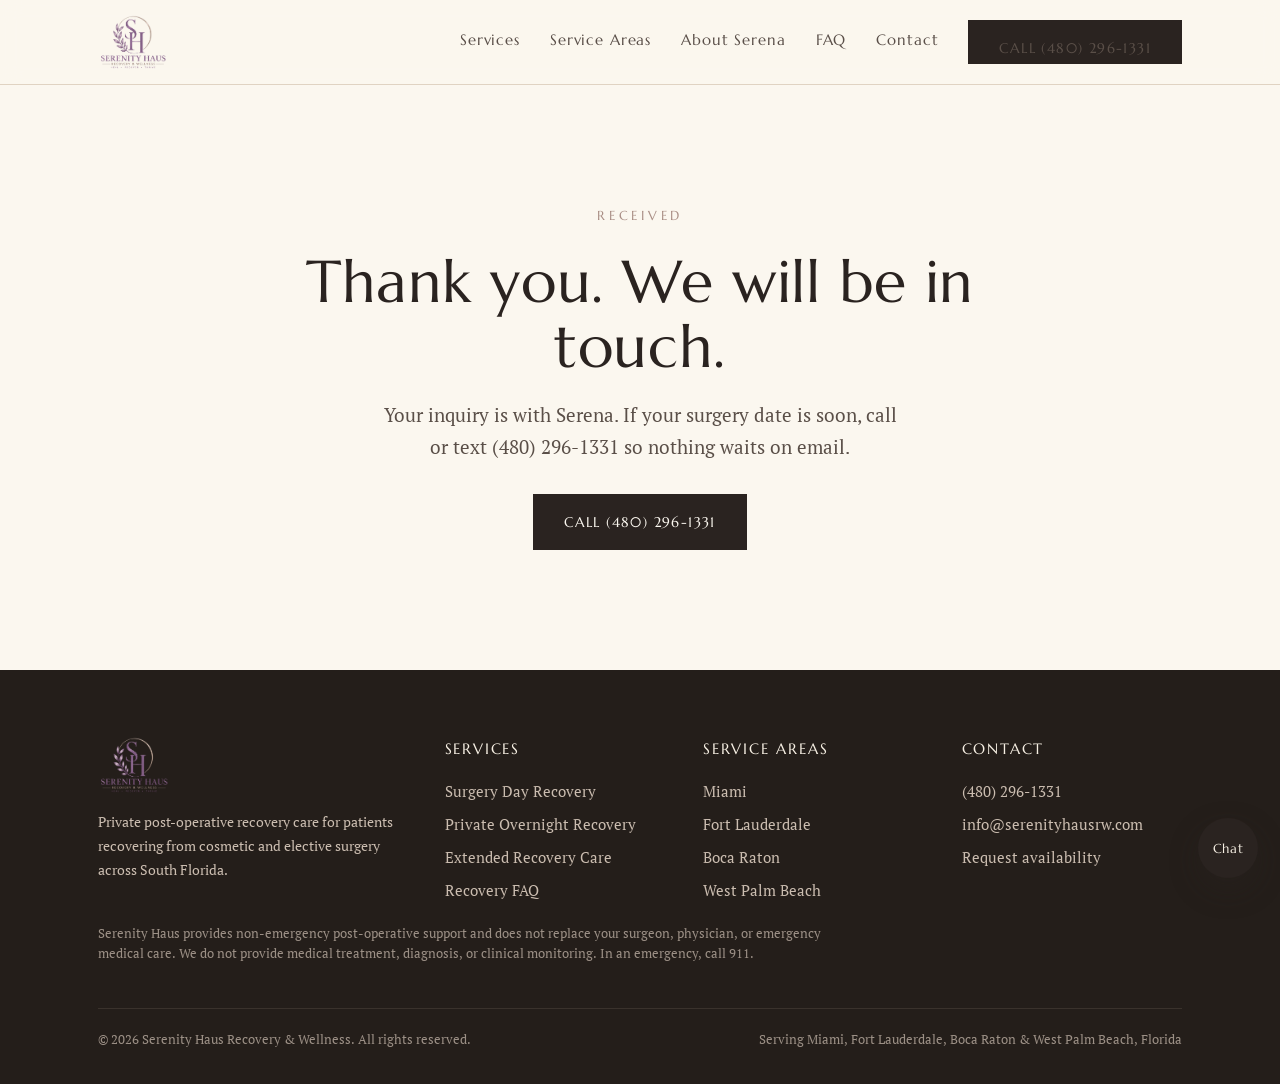
<file: thank-you.html>
<!DOCTYPE html>
<html lang="en"><head>
<meta charset="utf-8"><meta name="viewport" content="width=device-width,initial-scale=1">
<title>Thank you | Serenity Haus Recovery</title>
<meta name="description" content="Your recovery inquiry has been received.">
<link rel="canonical" href="https://serenityhausrecovery.com/thank-you">
<meta property="og:title" content="Thank you | Serenity Haus Recovery">
<meta property="og:description" content="Your recovery inquiry has been received.">
<meta property="og:type" content="website">
<meta property="og:url" content="https://serenityhausrecovery.com/thank-you">
<meta property="og:image" content="https://serenityhausrecovery.com/media/ChatGPT_Image_Sep_7__2026__01_52_34_PM.png">
<meta name="twitter:card" content="summary_large_image">
<link rel="preconnect" href="https://fonts.googleapis.com"><link rel="preconnect" href="https://fonts.gstatic.com" crossorigin>
<link href="https://fonts.googleapis.com/css2?family=Marcellus&family=PT+Serif:ital,wght@0,400;0,700;1,400&display=swap" rel="stylesheet">
<link rel="stylesheet" href="styles.css">
<link rel="icon" href="media/SHRW_NEW_LOGO.png">
<script type="application/ld+json">{"@context": "https://schema.org", "@type": "HomeHealthCareService", "name": "Serenity Haus Recovery & Wellness", "url": "https://serenityhausrecovery.com", "telephone": "+1-480-296-1331", "email": "info@serenityhausrw.com", "image": "https://serenityhausrecovery.com/media/Facetune_18-09-2026-20-20-34_2.jpeg", "description": "Private post-operative recovery care in Miami, Fort Lauderdale, Boca Raton and West Palm Beach, Florida.", "areaServed": [{"@type": "City", "name": "Miami"}, {"@type": "City", "name": "Fort Lauderdale"}, {"@type": "City", "name": "Boca Raton"}, {"@type": "City", "name": "West Palm Beach"}], "address": {"@type": "PostalAddress", "addressRegion": "FL", "addressCountry": "US"}, "priceRange": "$550-$750", "founder": {"@type": "Person", "name": "Serena"}, "knowsAbout": ["post-operative care", "cosmetic surgery recovery", "overnight recovery support"], "availableChannel": {"@type": "ServiceChannel", "servicePhone": {"@type": "ContactPoint", "telephone": "+1-480-296-1331", "contactType": "admissions"}}}</script>

</head><body><header><div class="wrap"><nav>
<a class="logo" href="index.html"><img src="media/SHRW_NEW_LOGO.png" alt="Serenity Haus Recovery and Wellness"></a>
<div class="links">
<a href="services.html">Services</a>
<a href="locations.html">Service Areas</a>
<a href="about.html">About Serena</a>
<a href="faq.html">FAQ</a>
<a href="contact.html">Contact</a>
<a class="btn" href="tel:+14802961331">Call (480) 296-1331</a>
</div>
<div class="mobile"><a href="tel:+14802961331" style="text-decoration:none">Call (480) 296-1331</a></div>
</nav></div></header>
<section style="padding:120px 0"><div class="wrap narrow" style="text-align:center">
  <div class="eyebrow">Received</div>
  <h1>Thank you. We will be in touch.</h1>
  <p class="sub" style="margin:20px auto 0;max-width:520px">Your inquiry is with Serena. If your surgery date is soon, call or text (480) 296-1331 so nothing waits on email.</p>
  <p style="margin-top:30px"><a class="btn" href="tel:+14802961331">Call (480) 296-1331</a></p>
</div></section>
<footer><div class="wrap">
<div class="fgrid">
<div><img src="media/SHRW_NEW_LOGO.png" alt="Serenity Haus Recovery" style="height:58px;margin-bottom:16px">
<p style="max-width:320px;font-size:14px;line-height:1.7">Private post-operative recovery care for patients recovering from cosmetic and elective surgery across South Florida.</p>
</div>
<div><h4>Services</h4><a href="services.html#surgery-day">Surgery Day Recovery</a><a href="services.html#overnight">Private Overnight Recovery</a><a href="services.html#extended">Extended Recovery Care</a><a href="faq.html">Recovery FAQ</a></div>
<div><h4>Service Areas</h4><a href="post-op-recovery-miami.html">Miami</a><a href="post-op-recovery-fort-lauderdale.html">Fort Lauderdale</a><a href="post-op-recovery-boca-raton.html">Boca Raton</a><a href="post-op-recovery-west-palm-beach.html">West Palm Beach</a></div>
<div><h4>Contact</h4><a href="tel:+14802961331">(480) 296-1331</a><a href="mailto:info@serenityhausrw.com">info@serenityhausrw.com</a><a href="contact.html">Request availability</a></div>
</div>
<div class="disclaim">Serenity Haus provides non-emergency post-operative support and does not replace your surgeon, physician, or emergency medical care. We do not provide medical treatment, diagnosis, or clinical monitoring. In an emergency, call 911.</div>
<div class="fbot"><span>&copy; 2026 Serenity Haus Recovery &amp; Wellness. All rights reserved.</span><span>Serving Miami, Fort Lauderdale, Boca Raton &amp; West Palm Beach, Florida</span></div>
</div></footer><button id="shw-bubble" aria-label="Open the Serenity Haus assistant">Chat</button>
<div id="shw" class="assistant" role="dialog" aria-label="Serenity Haus assistant">
  <div class="hd"><div class="av">SH</div><div><b>Serenity Haus</b><span>Recovery planning &middot; replies fast</span></div>
  <button data-close aria-label="Close">&times;</button></div>
  <div class="bd"><div class="msg" id="shw-msg"></div><div class="opts" id="shw-opts"></div></div>
  <div class="foot">Non-emergency questions only. Text or call <a href="tel:+14802961331">(480) 296-1331</a>.</div>
</div>
<script>window.SHW_CFG = {"auto": false, "steps": {"start": {"msg": "Anything else?", "opts": []}}};</script>
<script src="assistant.js"></script>
</body></html>
</file>
<file: styles.css>
:root{--ivory:#FBF7EF;--sand:#F3EADD;--sand2:#EADFCE;--ink:#2A2320;--ink2:#5A4F48;--rose:#A98E85;--rose2:#C6ADA3;--line:#E0D3C2;--gold:#B9955C}
*{box-sizing:border-box;margin:0;padding:0}
html{scroll-behavior:smooth}
body{font-family:'PT Serif',Georgia,serif;color:var(--ink);background:var(--ivory);font-size:17px;line-height:1.72;-webkit-font-smoothing:antialiased}
h1,h2,h3,h4,.sans{font-family:'Marcellus',Georgia,serif;font-weight:400;letter-spacing:.01em}
.wrap{max-width:1140px;margin:0 auto;padding:0 28px}
.narrow{max-width:760px;margin:0 auto}
a{color:inherit}
img{display:block;max-width:100%}
/* nav */
header{position:sticky;top:0;z-index:60;background:rgba(251,247,239,.94);backdrop-filter:blur(10px);border-bottom:1px solid var(--line)}
nav{display:flex;align-items:center;justify-content:space-between;height:84px}
.logo img{height:56px;width:auto}
.links{display:flex;gap:30px;align-items:center;font-family:'Marcellus',serif;font-size:14.5px;letter-spacing:.06em}
.links a{text-decoration:none;color:var(--ink2);padding-bottom:3px;border-bottom:1px solid transparent}
.links a:hover{color:var(--ink);border-color:var(--rose)}
.links a.on{color:var(--ink);border-color:var(--gold)}
.btn{display:inline-block;font-family:'Marcellus',serif;font-size:14px;letter-spacing:.1em;text-transform:uppercase;
  padding:15px 30px;background:var(--ink);color:var(--ivory);text-decoration:none;border:1px solid var(--ink);transition:.2s}
.btn:hover{background:#3C332E}
.btn.ghost{background:transparent;color:var(--ink);border-color:var(--ink)}
.btn.ghost:hover{background:var(--sand)}
.mobile{display:none;font-size:13px;letter-spacing:.1em;text-transform:uppercase;font-family:'Marcellus',serif}
/* hero */
.hero{display:grid;grid-template-columns:1.05fr .95fr;min-height:74vh;align-items:stretch;border-bottom:1px solid var(--line)}
.hero-copy{padding:96px 56px 96px 0;display:flex;flex-direction:column;justify-content:center}
.eyebrow{font-family:'Marcellus',serif;font-size:12.5px;letter-spacing:.3em;text-transform:uppercase;color:var(--rose);margin-bottom:22px}
h1{font-size:clamp(38px,4.6vw,62px);line-height:1.12}
h1 em{font-style:italic;color:var(--gold)}
.sub{margin-top:24px;font-size:18.5px;color:var(--ink2);max-width:540px}
.hero-actions{margin-top:36px;display:flex;gap:14px;flex-wrap:wrap}
.hero-img{position:relative;background:var(--sand2);overflow:hidden;min-height:620px}
.hero-img img{position:absolute;inset:0;width:100%;height:100%;object-fit:cover;object-position:center 30%}
.hero-badge{position:absolute;left:26px;bottom:26px;background:rgba(251,247,239,.95);padding:16px 20px;border-left:2px solid var(--gold)}
.hero-badge b{display:block;font-family:'Marcellus',serif;font-size:15px;letter-spacing:.04em}
.hero-badge span{font-size:13.5px;color:var(--ink2)}
/* sections */
section{padding:90px 0}
section.tight{padding:64px 0}
.sand{background:var(--sand)}
.sand2{background:var(--sand2)}
.dark{background:#2A2320;color:#F6EFE3}
.dark .eyebrow{color:var(--rose2)}
h2{font-size:clamp(28px,3.2vw,42px);line-height:1.2;margin-bottom:18px}
.lede{font-size:18px;color:var(--ink2);max-width:660px}
.dark .lede{color:#D9CCBF}
.rule{width:56px;height:2px;background:var(--gold);margin:26px 0}
.grid3{display:grid;grid-template-columns:repeat(3,1fr);gap:26px;margin-top:44px}
.grid2{display:grid;grid-template-columns:1fr 1fr;gap:44px;align-items:center}
.card{background:var(--ivory);border:1px solid var(--line);padding:34px 30px;display:flex;flex-direction:column}
.card .num{font-family:'Marcellus',serif;font-size:13px;letter-spacing:.24em;color:var(--rose);margin-bottom:14px}
.card h3{font-size:23px;margin-bottom:10px}
.card p{font-size:16px;color:var(--ink2);flex:1}
.card .price{margin-top:18px;font-family:'Marcellus',serif;font-size:15px;letter-spacing:.08em;color:var(--ink)}
.card a.more{margin-top:16px;font-size:14px;letter-spacing:.08em;text-transform:uppercase;font-family:'Marcellus',serif;text-decoration:none;border-bottom:1px solid var(--gold);align-self:flex-start;padding-bottom:2px}
.steps{margin-top:40px;display:grid;grid-template-columns:repeat(4,1fr);gap:24px}
.step{border-top:1px solid var(--line);padding-top:20px}
.step b{font-family:'Marcellus',serif;font-size:14px;letter-spacing:.16em;color:var(--rose);display:block;margin-bottom:8px}
.step h4{font-size:18px;margin-bottom:6px}
.step p{font-size:15px;color:var(--ink2)}
.cities{display:grid;grid-template-columns:repeat(4,1fr);gap:20px;margin-top:38px}
.city{border:1px solid var(--line);padding:26px 22px;text-decoration:none;background:var(--ivory);transition:.2s}
.city:hover{background:var(--sand)}
.city b{display:block;font-family:'Marcellus',serif;font-size:19px;margin-bottom:6px}
.city span{font-size:14px;color:var(--ink2)}
.list{margin-top:26px;display:grid;gap:14px}
.list div{display:flex;gap:14px;font-size:16.5px;color:var(--ink2)}
.list div:before{content:"—";color:var(--gold);flex:none}
blockquote{font-family:'Marcellus',serif;font-size:clamp(22px,2.6vw,32px);line-height:1.45;text-align:center;max-width:820px;margin:0 auto;color:var(--ink)}
blockquote em{color:var(--gold);font-style:italic}
.cta-band{background:#2A2320;color:#F6EFE3;padding:74px 0;text-align:center}
.cta-band h2{color:#fff;margin-bottom:14px}
.cta-band p{color:#D9CCBF;max-width:560px;margin:0 auto 30px}
.cta-band .btn{background:var(--ivory);color:var(--ink);border-color:var(--ivory)}
.infobar{background:var(--sand2);border-top:1px solid var(--line);border-bottom:1px solid var(--line);padding:16px 0}
.infobar .wrap{display:flex;justify-content:center;gap:38px;flex-wrap:wrap;font-size:14px;letter-spacing:.06em;color:var(--ink2);font-family:'Marcellus',serif}
.infobar a{text-decoration:none}
/* faq */
.faq{margin-top:36px;border-top:1px solid var(--line)}
.faq details{border-bottom:1px solid var(--line)}
.faq summary{cursor:pointer;padding:22px 0;font-family:'Marcellus',serif;font-size:19px;list-style:none;display:flex;justify-content:space-between;gap:20px}
.faq summary::-webkit-details-marker{display:none}
.faq summary:after{content:"+";color:var(--gold);font-size:22px;line-height:1}
.faq details[open] summary:after{content:"–"}
.faq p{padding:0 0 22px;color:var(--ink2);max-width:760px;font-size:16px}
/* form */
.form{background:var(--ivory);border:1px solid var(--line);padding:38px}
.field{margin-bottom:18px}
.field label{display:block;font-family:'Marcellus',serif;font-size:13px;letter-spacing:.1em;text-transform:uppercase;color:var(--ink2);margin-bottom:7px}
.field input,.field select,.field textarea{width:100%;padding:13px 14px;border:1px solid var(--line);background:#fff;font-family:'PT Serif',serif;font-size:16px;color:var(--ink)}
.field input:focus,.field select:focus,.field textarea:focus{outline:none;border-color:var(--rose)}
.two{display:grid;grid-template-columns:1fr 1fr;gap:16px}
.note{font-size:13.5px;color:var(--rose);margin-top:14px;line-height:1.6}
/* footer */
footer{background:#241E1A;color:#CBBDB0;padding:66px 0 34px;font-size:14.5px}
.fgrid{display:grid;grid-template-columns:1.4fr 1fr 1fr 1fr;gap:38px}
footer h4{color:#F6EFE3;font-size:15px;letter-spacing:.12em;text-transform:uppercase;margin-bottom:14px}
footer a{color:#CBBDB0;text-decoration:none;display:block;padding:4px 0;font-size:14.5px}
footer a:hover{color:#fff}
.fbot{margin-top:44px;padding-top:20px;border-top:1px solid #3A322C;display:flex;justify-content:space-between;gap:20px;flex-wrap:wrap;font-size:12.5px;color:#9C9086}
.disclaim{font-size:12.5px;color:#9C9086;margin-top:16px;max-width:760px;line-height:1.6}
/* assistant */
#shw-bubble{position:fixed;right:22px;bottom:22px;width:60px;height:60px;border-radius:50%;background:#2A2320;color:#F6EFE3;
  border:none;cursor:pointer;z-index:90;box-shadow:0 12px 30px rgba(42,35,32,.3);font-family:'Marcellus',serif;font-size:13px;letter-spacing:.04em}
#shw-bubble:hover{background:#3C332E}
#shw.assistant{position:fixed;right:22px;bottom:96px;width:372px;max-width:calc(100vw - 32px);background:#FFFDF8;border:1px solid var(--line);
  box-shadow:0 26px 60px rgba(42,35,32,.22);z-index:91;opacity:0;transform:translateY(14px);pointer-events:none;transition:.28s}
#shw.assistant.open{opacity:1;transform:none;pointer-events:auto}
#shw .hd{background:#2A2320;color:#F6EFE3;padding:16px 18px;display:flex;align-items:center;gap:11px}
#shw .hd .av{width:34px;height:34px;border-radius:50%;background:var(--gold);color:#2A2320;display:flex;align-items:center;
  justify-content:center;font-family:'Marcellus',serif;font-size:14px;flex:none}
#shw .hd b{font-family:'Marcellus',serif;font-size:15.5px;display:block;letter-spacing:.02em}
#shw .hd span{font-size:11.5px;color:#C6B6A8;letter-spacing:.04em}
#shw .hd button{margin-left:auto;background:none;border:none;color:#C6B6A8;font-size:20px;cursor:pointer;line-height:1}
#shw .bd{padding:18px}
#shw .msg{font-size:15.4px;line-height:1.58;color:#3A322C;margin-bottom:14px}
#shw .opts{display:grid;gap:8px}
#shw .opt{text-align:left;padding:12px 14px;border:1px solid var(--line);background:#fff;cursor:pointer;font-family:'PT Serif',serif;
  font-size:14.6px;color:#3A322C;transition:.15s}
#shw .opt:hover{border-color:var(--rose);background:var(--sand)}
#shw .foot{padding:12px 18px 16px;border-top:1px solid var(--line);font-size:12.5px;color:var(--rose);line-height:1.5}
#shw .foot a{color:#2A2320;text-decoration:none;border-bottom:1px solid var(--gold)}
@media(max-width:960px){
  .hero{grid-template-columns:1fr}.hero-copy{padding:64px 0 48px}.hero-img{min-height:340px}
  .links{display:none}.mobile{display:block}
  .grid3,.steps,.cities,.grid2,.fgrid{grid-template-columns:1fr}
  .two{grid-template-columns:1fr}
  section{padding:62px 0}
  .form{padding:24px}
}
</file>
